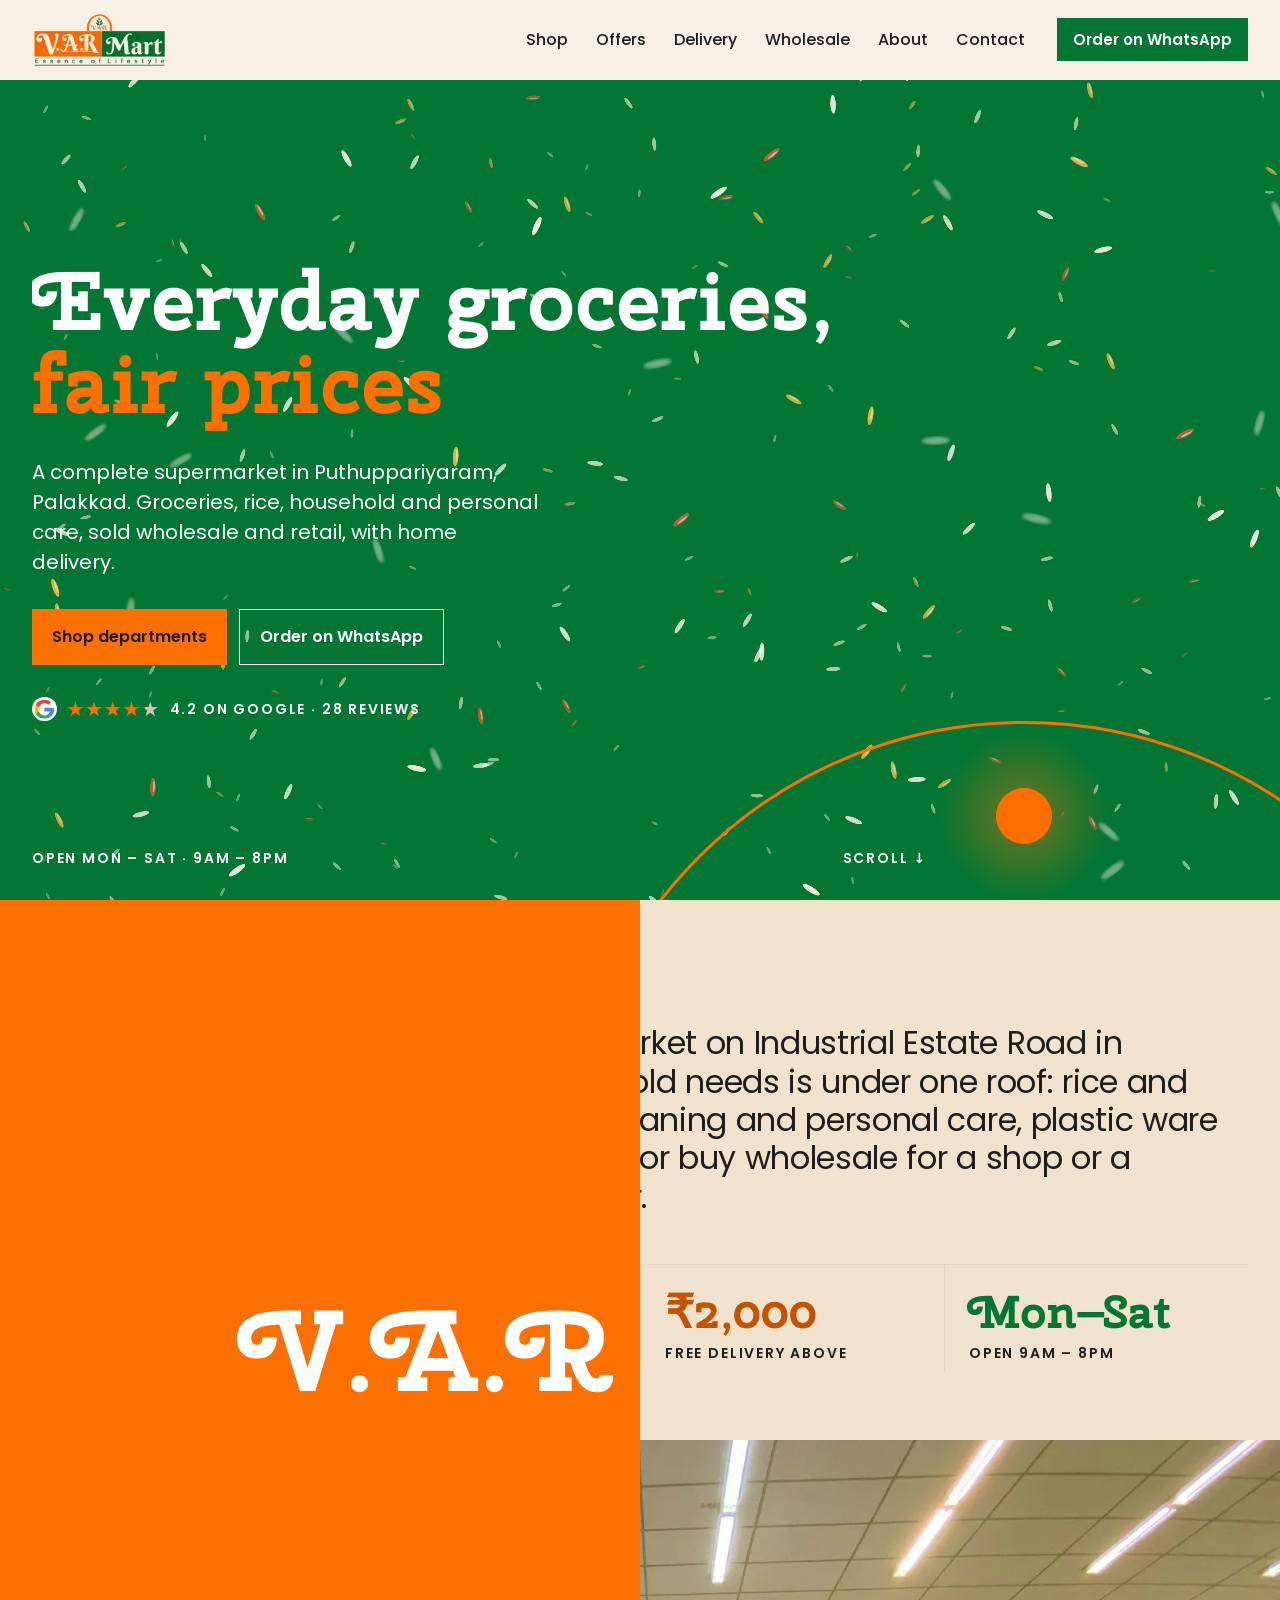
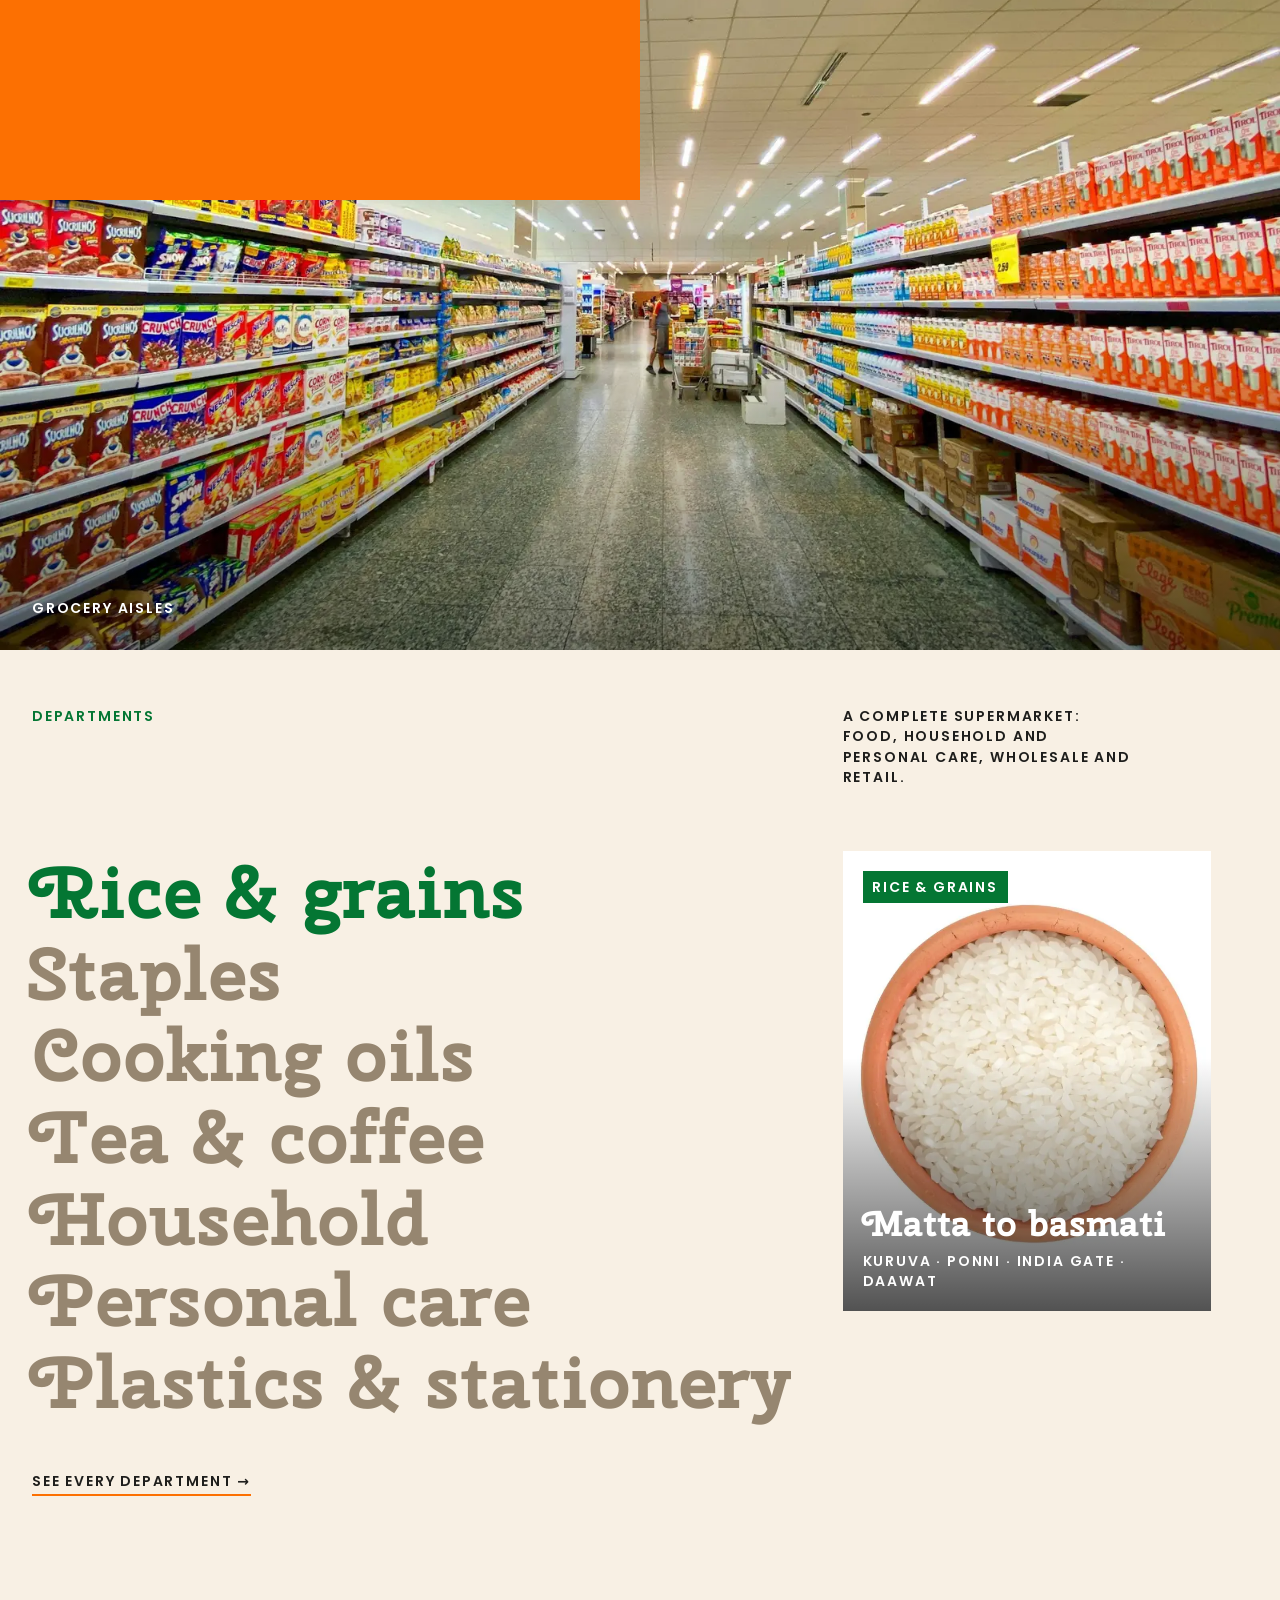
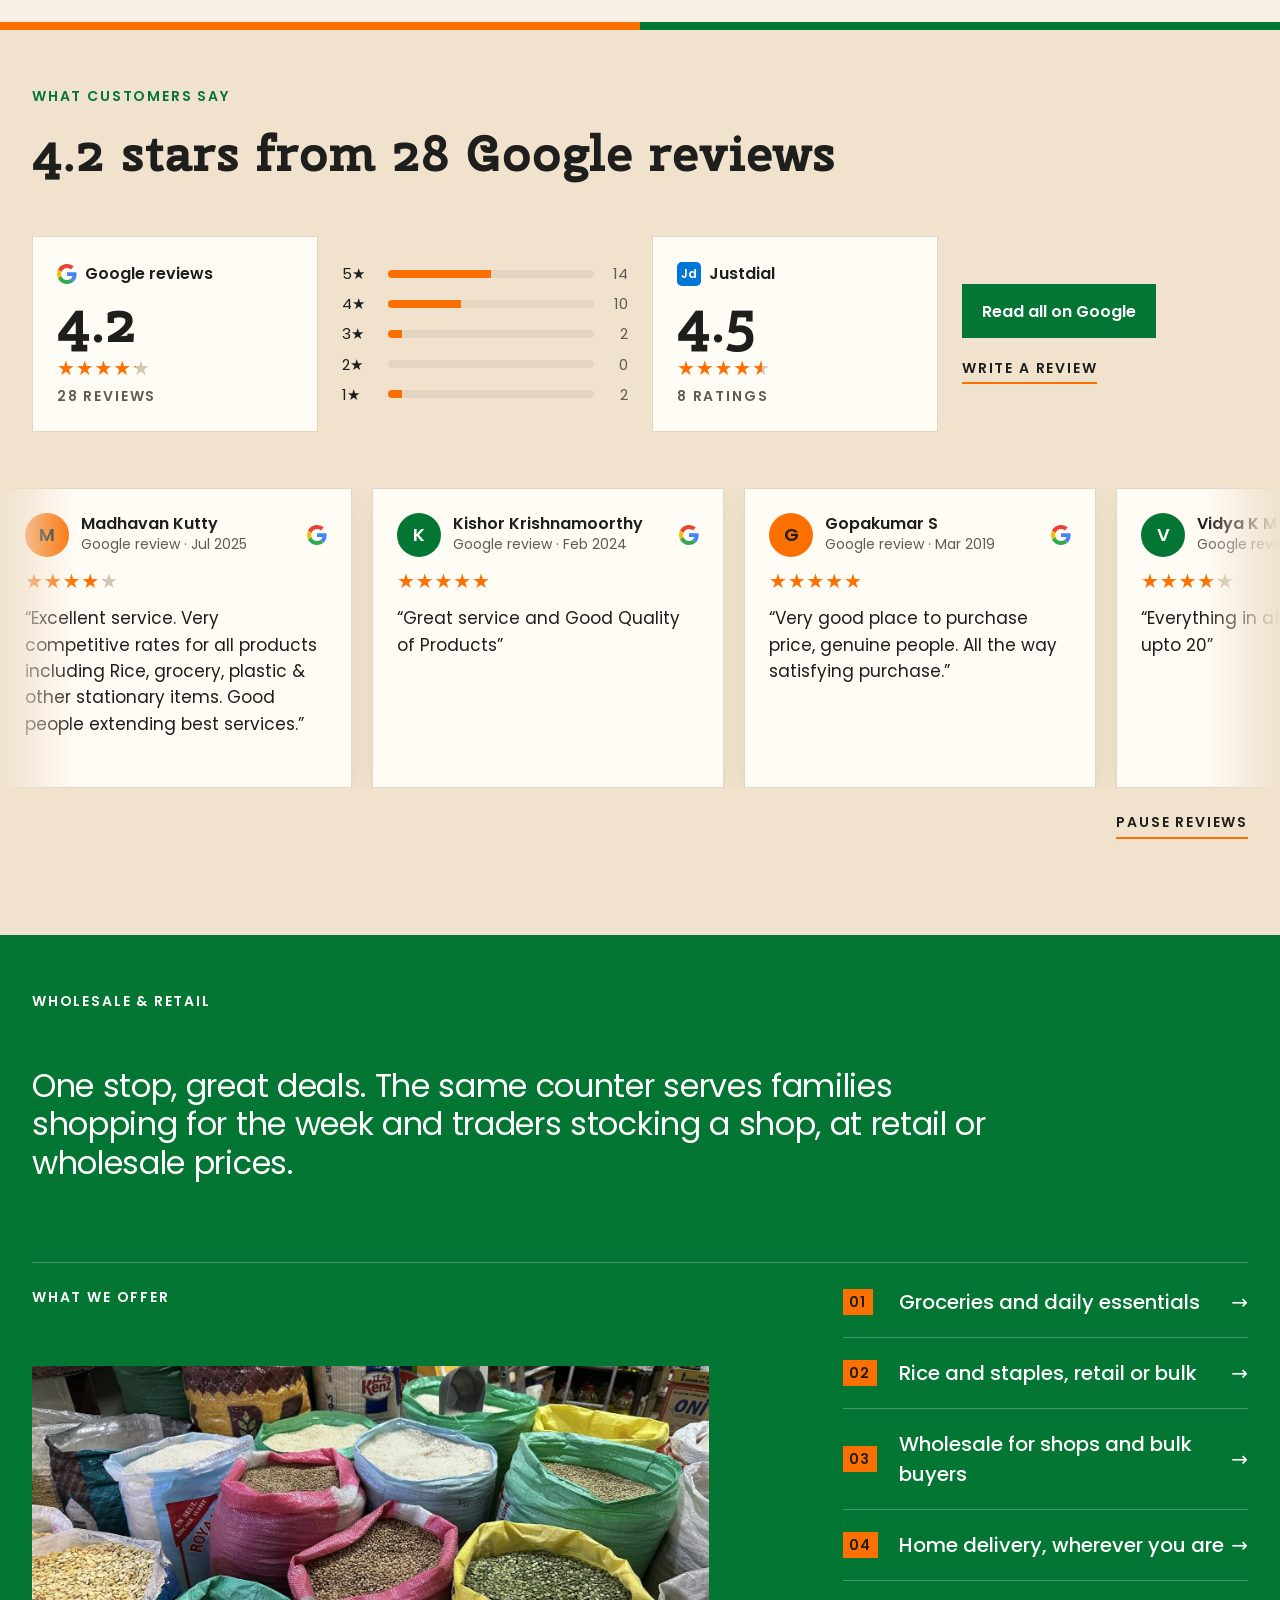
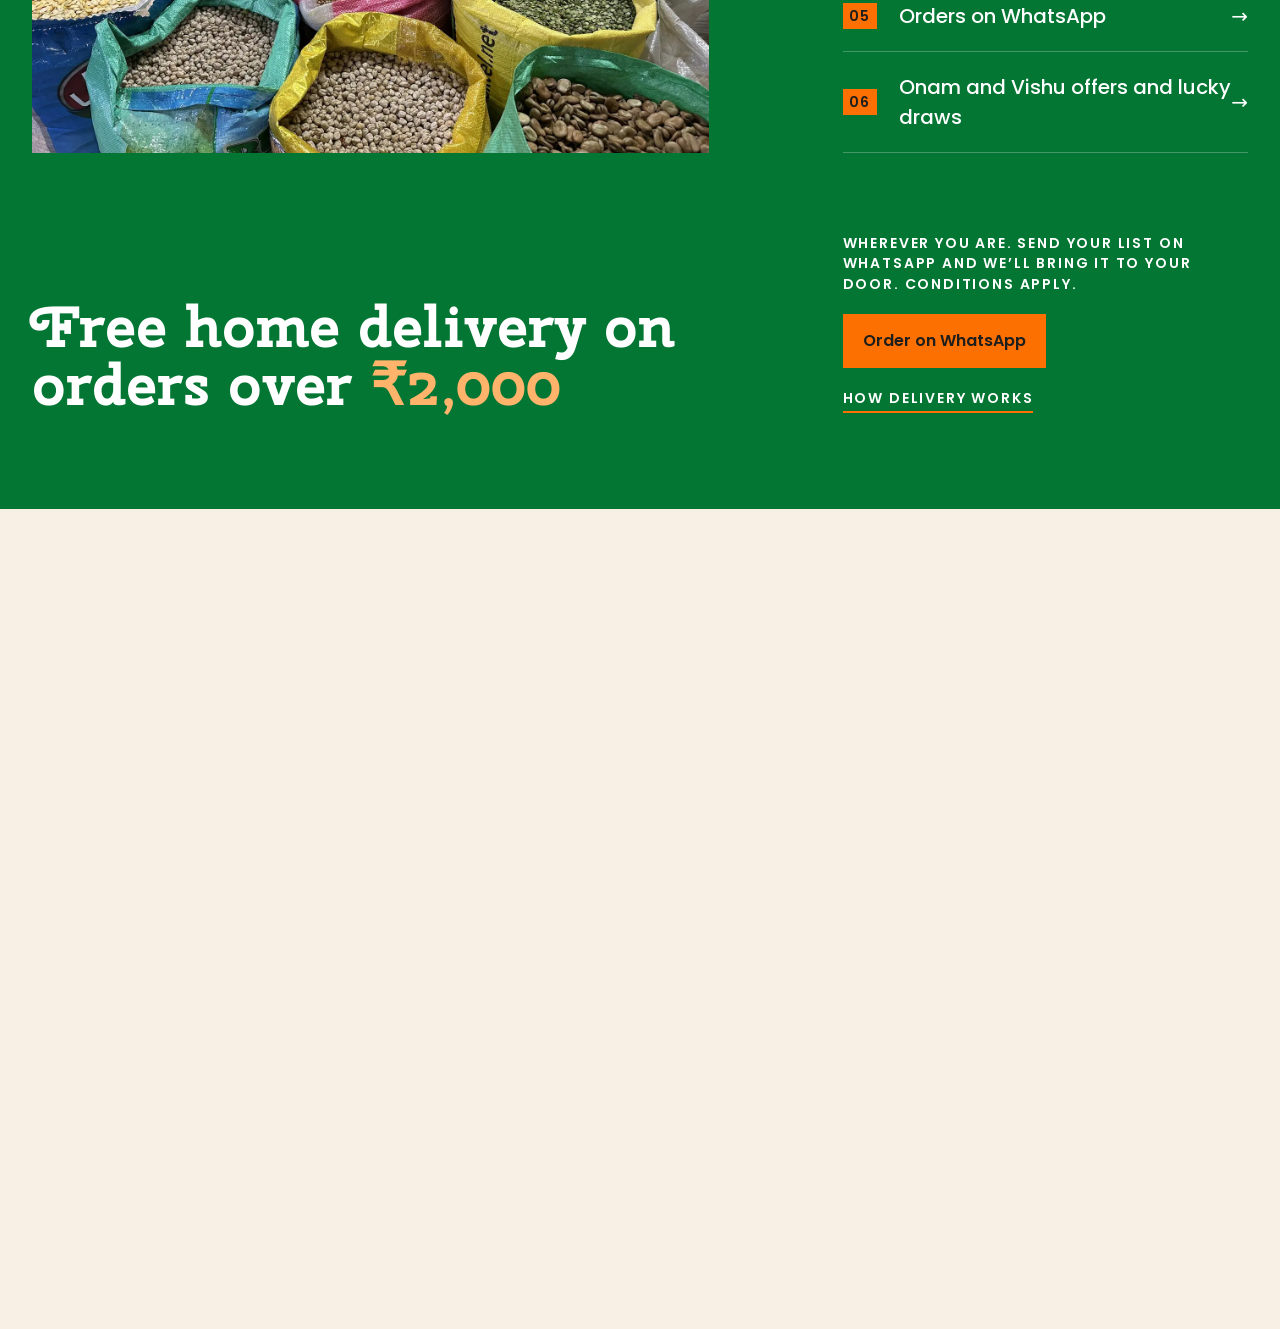
<file: index.html>
<!doctype html>
<html lang="en">
<head>
  <meta charset="utf-8">
  <meta name="viewport" content="width=device-width, initial-scale=1">
  <title>V.A.R Mart · Supermarket in Puthuppariyaram, Palakkad</title>
  <meta name="description" content="V.A.R Mart is a wholesale and retail supermarket in Puthuppariyaram, Palakkad: groceries, rice, household and personal care, with home delivery.">
  <link rel="canonical" href="https://www.varmart.in/">
  <meta property="og:type" content="website">
  <meta property="og:site_name" content="V.A.R Mart">
  <meta property="og:locale" content="en_IN">
  <meta property="og:url" content="https://www.varmart.in/">
  <meta property="og:title" content="V.A.R Mart · Supermarket in Puthuppariyaram, Palakkad">
  <meta property="og:description" content="V.A.R Mart is a wholesale and retail supermarket in Puthuppariyaram, Palakkad: groceries, rice, household and personal care, with home delivery.">
  <meta property="og:image" content="https://www.varmart.in/assets/og-image.jpg">
  <meta property="og:image:width" content="1200">
  <meta property="og:image:height" content="630">
  <meta property="og:image:alt" content="V.A.R Mart logo, Essence of Lifestyle">
  <meta name="twitter:card" content="summary_large_image">
  <meta name="theme-color" content="#047633">
  <link rel="icon" href="assets/favicon.png">
  <link rel="preload" href="assets/fonts/cherry-swash-700-latin.woff2" as="font" type="font/woff2" crossorigin>
  <link rel="preload" href="assets/fonts/poppins-400-latin.woff2" as="font" type="font/woff2" crossorigin>
  <link rel="preload" href="assets/fonts/poppins-600-latin.woff2" as="font" type="font/woff2" crossorigin>
  <script type="application/ld+json">
  {
    "@context": "https://schema.org",
    "@type": "GroceryStore",
    "@id": "https://www.varmart.in/#store",
    "name": "V.A.R Mart",
    "slogan": "Essence of Lifestyle",
    "description": "Wholesale and retail supermarket in Puthuppariyaram, Palakkad: groceries, rice, household and personal care, with home delivery and WhatsApp orders.",
    "url": "https://www.varmart.in/",
    "logo": "https://www.varmart.in/assets/logo.png",
    "image": "https://www.varmart.in/assets/og-image.jpg",
    "telephone": "+91 91887 55297",
    "email": "varmart2022@gmail.com",
    "address": {
      "@type": "PostalAddress",
      "streetAddress": "Industrial Estate Road, Puthuppariyaram",
      "addressLocality": "Palakkad",
      "addressRegion": "Kerala",
      "postalCode": "678731",
      "addressCountry": "IN"
    },
    "geo": {
      "@type": "GeoCoordinates",
      "latitude": 10.8058604,
      "longitude": 76.6263506
    },
    "hasMap": "https://www.google.com/maps/place/?q=place_id:ChIJe_MXYcRxqDsRF4IPtjK3dOM",
    "openingHoursSpecification": [
      {
        "@type": "OpeningHoursSpecification",
        "dayOfWeek": [
          "Monday",
          "Tuesday",
          "Wednesday",
          "Thursday",
          "Friday",
          "Saturday"
        ],
        "opens": "09:00",
        "closes": "20:00"
      }
    ],
    "sameAs": [
      "https://www.instagram.com/v.a.r_mart/",
      "https://www.youtube.com/@VAR_MART",
      "https://www.justdial.com/Palakkad/VAR-Mart-Puduppariyaram/9999PX491-X491-140418223919-F4J2_BZDET"
    ]
  }
  </script>
  <link rel="stylesheet" href="css/styles.css?v=20261030">
  <script src="js/vendor/gsap-3.13.0.min.js" defer></script>
  <script src="js/vendor/ScrollTrigger-3.13.0.min.js" defer></script>
  <script src="js/vendor/SplitText-3.13.0.min.js" defer></script>
  <script src="js/vendor/lenis-1.1.20.min.js" defer></script>
  <script src="js/reviews.js?v=20261030" defer></script>
  <script src="js/main.js?v=20261030b" defer></script>
</head>
<body>
  <div class="cover" aria-hidden="true"><div class="cover__half cover__half--orange">V.A.R</div><div class="cover__half cover__half--green">Mart</div></div>
  <noscript><style>.cover, .intro, .slider__next { display: none; } .slide.is-active { background: url('assets/img/store/slide-aisles.webp') center / cover no-repeat; } .services__photo { background: url('assets/img/store/wholesale-sacks.webp') center / cover no-repeat; }</style></noscript>

  <!-- Intro loader -->
  <div class="intro" aria-hidden="true">
    <img class="intro__logo" src="assets/logo.webp" alt="" width="800" height="331">
    <p class="label kicker">Your neighbourhood supermarket · Palakkad</p>
    <div class="stripe"></div>
  </div>

  <div class="cursor" aria-hidden="true">
    <div class="cursor__thumb"></div>
    <span class="cursor__tag label">Next</span>
  </div>

  <header class="site-header">
    <a class="site-header__logo" href="index.html"><img src="assets/logo.webp" alt="V.A.R Mart, Essence of Lifestyle" width="800" height="331"></a>
    <nav class="main-nav" aria-label="Main">
      <a href="shop.html">Shop</a>
      <a href="offers.html">Offers</a>
      <a href="delivery.html">Delivery</a>
      <a href="wholesale.html">Wholesale</a>
      <a href="about.html">About</a>
      <a href="contact.html">Contact</a>
    </nav>
    <a class="btn btn--green" href="https://wa.me/919496534297" target="_blank" rel="noopener">Order on WhatsApp</a>
    <button class="burger" aria-label="Open menu" aria-expanded="false" aria-controls="menu"><span></span><span></span></button>
  </header>

  <div class="menu" id="menu" aria-hidden="true" inert>
    <ul class="menu__links">
      <li><a href="index.html">Home</a></li>
      <li><a href="shop.html">Shop</a></li>
      <li><a href="offers.html">Offers</a></li>
      <li><a href="delivery.html">Delivery</a></li>
      <li><a href="wholesale.html">Wholesale</a></li>
      <li><a href="about.html">About</a></li>
      <li><a href="contact.html">Contact</a></li>
    </ul>
    <div class="menu__foot grid">
      <p class="label span-3">Mon – Sat · 9am – 8pm</p>
      <p class="label col-9"><a href="tel:+919188755297">Call 91887 55297</a><br><a href="https://wa.me/919496534297" target="_blank" rel="noopener">WhatsApp 94965 34297</a></p>
    </div>
  </div>

  <main>
    <section class="hero" id="top">
      <div class="hero__media" aria-hidden="true">
        <canvas class="grains"></canvas>
        <div class="hero__arc"><div class="hero__sun"></div></div>
      </div>
      <div class="hero__content grid">
        <h1 class="hero__title">Everyday groceries, <br><em>fair prices</em></h1>
        <p class="hero__blurb">A complete supermarket in Puthuppariyaram, Palakkad. Groceries, rice, household and personal care, sold wholesale and retail, with home delivery.</p>
        <div class="hero__cta">
          <a class="btn btn--orange" href="shop.html">Shop departments</a>
          <a class="btn btn--ghost" href="https://wa.me/919496534297" target="_blank" rel="noopener">Order on WhatsApp</a>
        </div>
        <a class="hero__rating label" href="#reviews"><svg class="g-logo" viewBox="0 0 48 48" aria-hidden="true"><path fill="#EA4335" d="M24 9.5c3.54 0 6.71 1.22 9.21 3.6l6.85-6.85C35.9 2.38 30.47 0 24 0 14.62 0 6.51 5.38 2.56 13.22l7.98 6.19C12.43 13.72 17.74 9.5 24 9.5z"/><path fill="#4285F4" d="M46.98 24.55c0-1.57-.15-3.09-.38-4.55H24v9.02h12.94c-.58 2.96-2.26 5.48-4.78 7.18l7.73 6c4.51-4.18 7.09-10.36 7.09-17.65z"/><path fill="#FBBC05" d="M10.53 28.59c-.48-1.45-.76-2.99-.76-4.59s.27-3.14.76-4.59l-7.98-6.19C.92 16.46 0 20.12 0 24c0 3.88.92 7.54 2.56 10.78l7.97-6.19z"/><path fill="#34A853" d="M24 48c6.48 0 11.93-2.13 15.89-5.81l-7.73-6c-2.15 1.45-4.92 2.3-8.16 2.3-6.26 0-11.57-4.22-13.47-9.91l-7.98 6.19C6.51 42.62 14.62 48 24 48z"/></svg><span class="stars" style="--r: 4.2" aria-hidden="true">★★★★★</span>4.2 on Google · 28 reviews</a>
      </div>
      <div class="hero__foot grid">
        <span class="label span-3">Open Mon – Sat · 9am – 8pm</span>
        <a class="label col-9" href="#story">Scroll ↓</a>
      </div>
    </section>

    <section class="statement" id="story">
      <p class="label kicker">Essence of lifestyle</p>
      <p class="large-body reveal-lines">V.A.R Mart is a neighbourhood supermarket on Industrial Estate Road in Puthuppariyaram. Everything a household needs is under one roof: rice and staples, cooking oils, tea and coffee, cleaning and personal care, plastic ware and stationery. Shop retail for the week or buy wholesale for a shop or a function, and we’ll deliver it to your door.</p>
      <ul class="facts">
        <li><a href="#reviews"><span class="facts__big">4.2★</span><span class="label">Google rating, 28 reviews</span></a></li>
        <li><a href="delivery.html"><span class="facts__big">Anywhere</span><span class="label">Home delivery, no distance limit</span></a></li>
        <li><a href="delivery.html"><span class="facts__big">₹2,000</span><span class="label">Free delivery above</span></a></li>
        <li><a href="contact.html"><span class="facts__big">Mon–Sat</span><span class="label">Open 9am – 8pm</span></a></li>
      </ul>
    </section>

    <section class="slider">
      <button class="slider__next" type="button" aria-label="Show next image"></button>
      <div class="slide is-active has-photo" style="--bg-lazy: url('../assets/img/store/slide-aisles.webp') center / cover no-repeat">
        <span class="slide__caption label">Grocery aisles</span>
      </div>
      <div class="slide has-photo" style="--bg-lazy: url('../assets/img/store/slide-rice.webp') center / cover no-repeat">
        <span class="slide__caption label">Rice &amp; grains</span>
      </div>
      <div class="slide has-photo" style="--bg-lazy: url('../assets/img/store/slide-household.webp') center / cover no-repeat">
        <span class="slide__caption label">Household &amp; cleaning</span>
      </div>
      <div class="slide has-photo" style="--bg-lazy: url('../assets/img/store/slide-onam.webp') center / cover no-repeat">
        <span class="slide__caption label">Festival offers</span>
      </div>
    </section>

    <section class="depts" id="departments">
      <div class="grid depts__head">
        <h2 class="label kicker span-3">Departments</h2>
        <p class="label col-9">A complete supermarket: food, household and personal care, wholesale and retail.</p>
      </div>
      <div class="grid depts__body">
        <ul class="depts__list">
          <li style="--img-lazy: url('../assets/img/store/dept-rice-200.webp')"><a href="shop.html#rice">Rice &amp; grains</a></li>
          <li style="--img-lazy: url('../assets/img/store/dept-staples-200.webp')"><a href="shop.html#staples">Staples</a></li>
          <li style="--img-lazy: url('../assets/img/store/dept-oils-200.webp')"><a href="shop.html#oils">Cooking oils</a></li>
          <li style="--img-lazy: url('../assets/img/store/dept-tea-200.webp')"><a href="shop.html#tea">Tea &amp; coffee</a></li>
          <li style="--img-lazy: url('../assets/img/store/dept-household-200.webp')"><a href="shop.html#household">Household</a></li>
          <li style="--img-lazy: url('../assets/img/store/dept-personal-200.webp')"><a href="shop.html#personal">Personal care</a></li>
          <li style="--img-lazy: url('../assets/img/store/dept-plastics-200.webp')"><a href="shop.html#plastics">Plastics &amp; stationery</a></li>
        </ul>
        <div class="depts__col col-9">
          <div class="depts__media">
            <div class="depts__frame" style="--img-lazy: url('../assets/img/store/dept-rice.webp')"><span class="label">Rice &amp; grains</span><span class="depts__big">Matta to basmati</span><span class="label">Kuruva · Ponni · India Gate · Daawat</span></div>
            <div class="depts__frame" style="--img-lazy: url('../assets/img/store/dept-staples.webp')"><span class="label">Staples</span><span class="depts__big">Sugar, atta &amp; semiya</span><span class="label">Payasam and palada mixes too</span></div>
            <div class="depts__frame" style="--img-lazy: url('../assets/img/store/dept-oils.webp')"><span class="label">Cooking oils</span><span class="depts__big">Coconut to rice bran</span><span class="label">Swarnam coconut oil and more</span></div>
            <div class="depts__frame" style="--img-lazy: url('../assets/img/store/dept-tea.webp')"><span class="label">Tea &amp; coffee</span><span class="depts__big">Your morning cup</span><span class="label">AVT · Red Label · Bru · Lipton</span></div>
            <div class="depts__frame" style="--img-lazy: url('../assets/img/store/dept-household.webp')"><span class="label">Household</span><span class="depts__big">Clean and bright</span><span class="label">Ujala and the Jyothy Labs range</span></div>
            <div class="depts__frame" style="--img-lazy: url('../assets/img/store/dept-personal.webp')"><span class="label">Personal care</span><span class="depts__big">Soap to shampoo</span><span class="label">Whisper · soaps · shampoos</span></div>
            <div class="depts__frame" style="--img-lazy: url('../assets/img/store/dept-plastics.webp')"><span class="label">Plastics &amp; stationery</span><span class="depts__big">For home and school</span><span class="label">Plastic ware and stationery</span></div>
          </div>
        </div>
      </div>
      <div class="grid depts__more"><a class="label link-arrow" href="shop.html">See every department →</a></div>
    </section>

    <section class="reviews" id="reviews">
      <div class="grid reviews__head">
        <p class="label kicker span-3">What customers say</p>
        <h2 class="h2">4.2 stars from 28 Google reviews</h2>
      </div>
      <div class="js-reviews"></div>
    </section>

    <section class="services" id="services">
      <h2 class="label">Wholesale &amp; retail</h2>
      <p class="large-body reveal-lines">One stop, great deals. The same counter serves families shopping for the week and traders stocking a shop, at retail or wholesale prices.</p>
      <div class="grid services__wrap">
        <p class="label span-3">What we offer</p>
        <div class="services__photo" role="img" aria-label="Sacks of rice and grains" style="--bg-lazy: url('../assets/img/store/wholesale-sacks.webp') center / cover no-repeat"></div>
        <ol class="services__list col-9">
          <li><a href="shop.html"><span class="label num">01</span><span>Groceries and daily essentials</span><span aria-hidden="true">→</span></a></li>
          <li><a href="shop.html#rice"><span class="label num">02</span><span>Rice and staples, retail or bulk</span><span aria-hidden="true">→</span></a></li>
          <li><a href="wholesale.html"><span class="label num">03</span><span>Wholesale for shops and bulk buyers</span><span aria-hidden="true">→</span></a></li>
          <li><a href="delivery.html"><span class="label num">04</span><span>Home delivery, wherever you are</span><span aria-hidden="true">→</span></a></li>
          <li><a href="delivery.html#how"><span class="label num">05</span><span>Orders on WhatsApp</span><span aria-hidden="true">→</span></a></li>
          <li><a href="offers.html"><span class="label num">06</span><span>Onam and Vishu offers and lucky draws</span><span aria-hidden="true">→</span></a></li>
        </ol>
      </div>
      <div class="grid delivery">
        <p class="delivery__big">Free home delivery on orders over <em>₹2,000</em></p>
        <div class="delivery__side col-9">
          <p class="label">Wherever you are. Send your list on WhatsApp and we’ll bring it to your door. Conditions apply.</p>
          <a class="btn btn--orange" href="https://wa.me/919496534297" target="_blank" rel="noopener">Order on WhatsApp</a>
          <a class="label link-arrow" href="delivery.html">How delivery works</a>
        </div>
      </div>
    </section>
  </main>

  <footer class="footer grid">
    <p class="label type muted f-meta">Wholesale and retail supermarket<br>Puthuppariyaram, Palakkad, Kerala<br>© <span class="year">2026</span> V.A.R Mart</p>
    <div class="col-9 f-nav">
      <nav class="nav-list" aria-label="Footer">
        <a class="label type" href="shop.html">Shop</a>
        <a class="label type" href="offers.html">Offers</a>
        <a class="label type" href="delivery.html">Delivery</a>
        <a class="label type" href="wholesale.html">Wholesale</a>
        <a class="label type" href="about.html">About</a>
        <a class="label type" href="contact.html">Contact</a>
      </nav>
      <a class="f-order label" href="https://wa.me/919496534297" target="_blank" rel="noopener"><span>Order on WhatsApp</span><span aria-hidden="true">→</span></a>
    </div>
    <div class="f-map">
      <div class="f-mark">
        <img src="assets/logo.webp" alt="" width="800" height="331">
        <p class="label f-map__links"><a href="https://www.google.com/maps/search/?api=1&amp;query=10.8058604%2C76.6263506" target="_blank" rel="noopener">Get directions →</a><a href="https://search.google.com/local/reviews?placeid=ChIJe_MXYcRxqDsRF4IPtjK3dOM" target="_blank" rel="noopener"><span class="stars" style="--r: 4.2" aria-hidden="true">★★★★★</span>4.2 on Google</a></p>
      </div>
      <iframe title="Map showing V.A.R Mart in Puthuppariyaram, Palakkad" data-src="https://www.google.com/maps?q=10.8058604,76.6263506&amp;z=15&amp;output=embed" loading="lazy" referrerpolicy="strict-origin-when-cross-origin"></iframe>
    </div>
    <div class="col-9 f-contact">
      <p class="label kicker type">Call</p>
      <p class="label type"><a href="tel:+919188755297">91887 55297</a><br><a href="tel:+919496534297">94965 34297</a><br><a href="tel:+919847024297">98470 24297</a></p>
      <p class="label kicker type">Open</p>
      <p class="label type">Mon – Sat, 9am – 8pm<br><a href="mailto:varmart2022@gmail.com">varmart2022@gmail.com</a></p>
      <p class="label kicker type">Visit</p>
      <p class="label type">Industrial Estate Road,<br>Puthuppariyaram,<br>Palakkad, Kerala 678731</p>
    </div>
    <a class="label type span-3 f-handle" href="https://www.instagram.com/v.a.r_mart/" target="_blank" rel="noopener">Instagram @v.a.r_mart</a>
    <a class="label type muted col-4 f-yt" href="https://www.youtube.com/@VAR_MART" target="_blank" rel="noopener">YouTube</a>
  </footer>

</body>
</html>
</file>
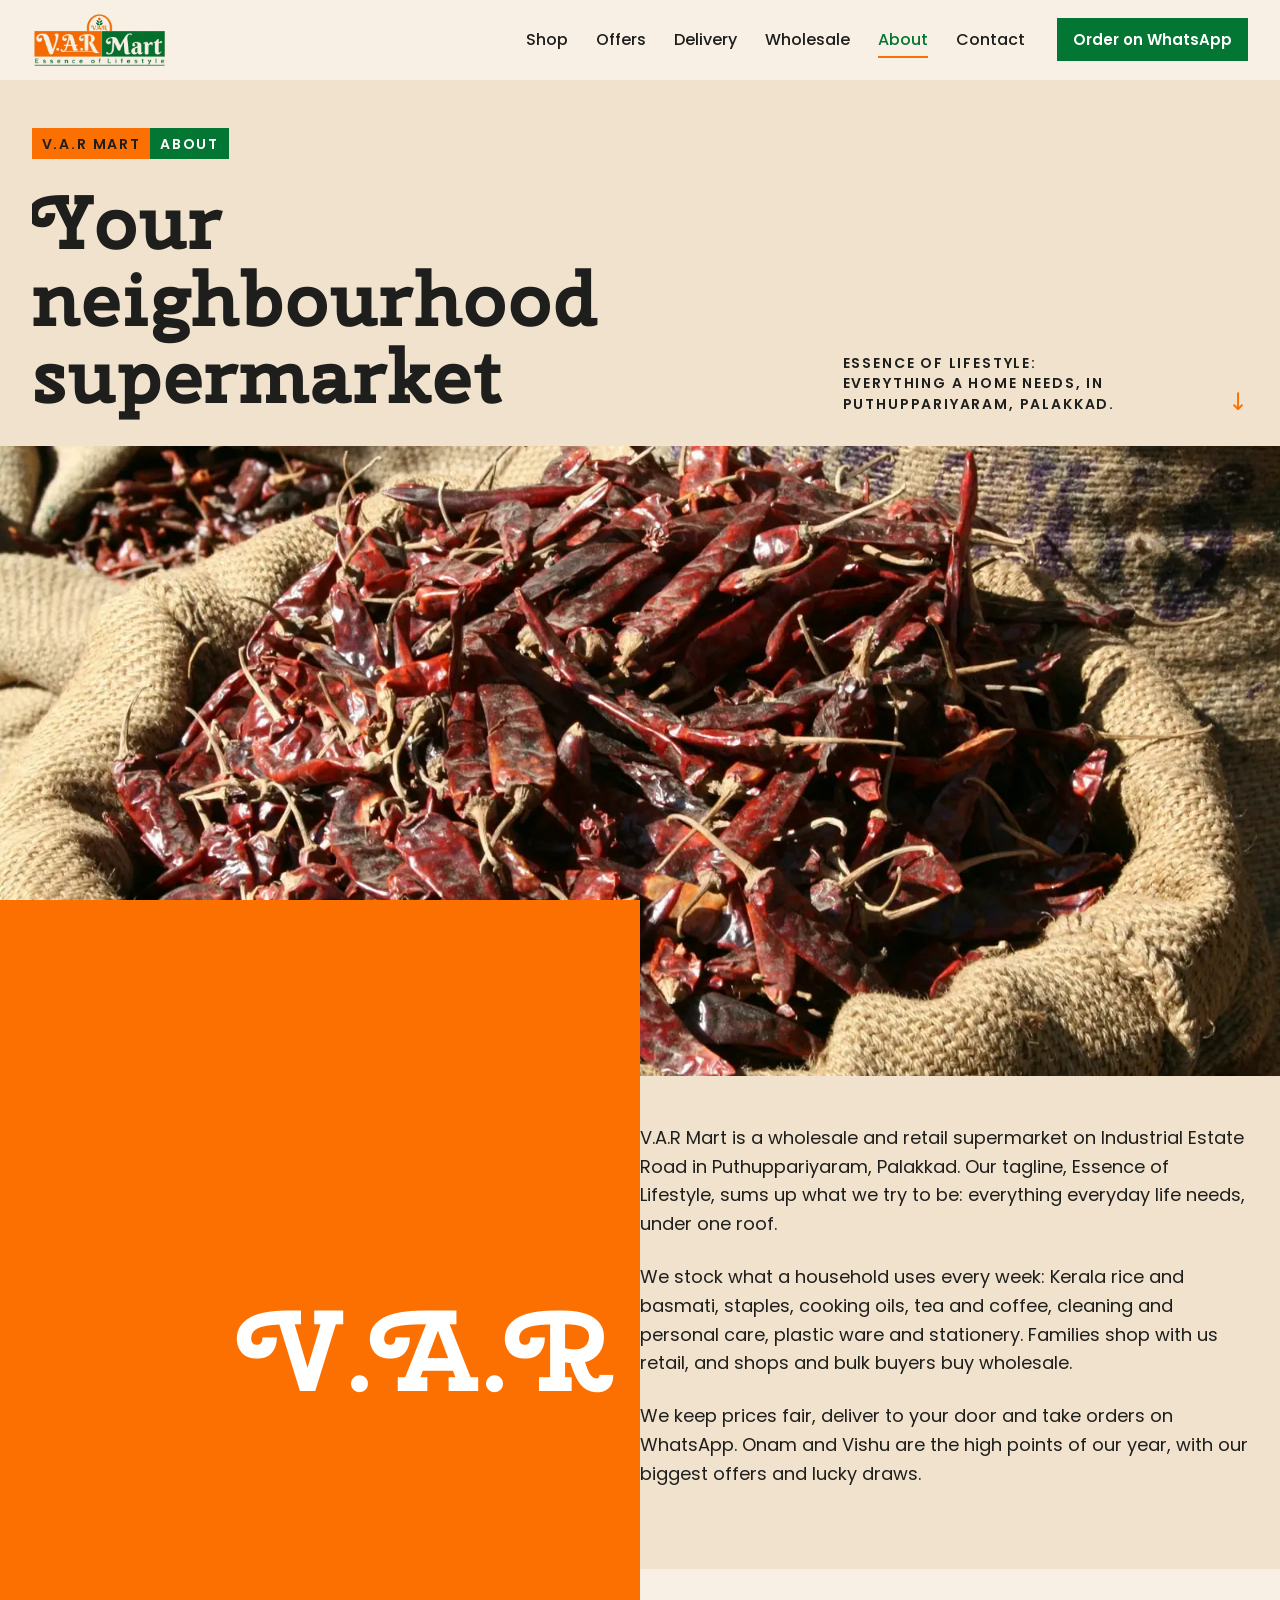
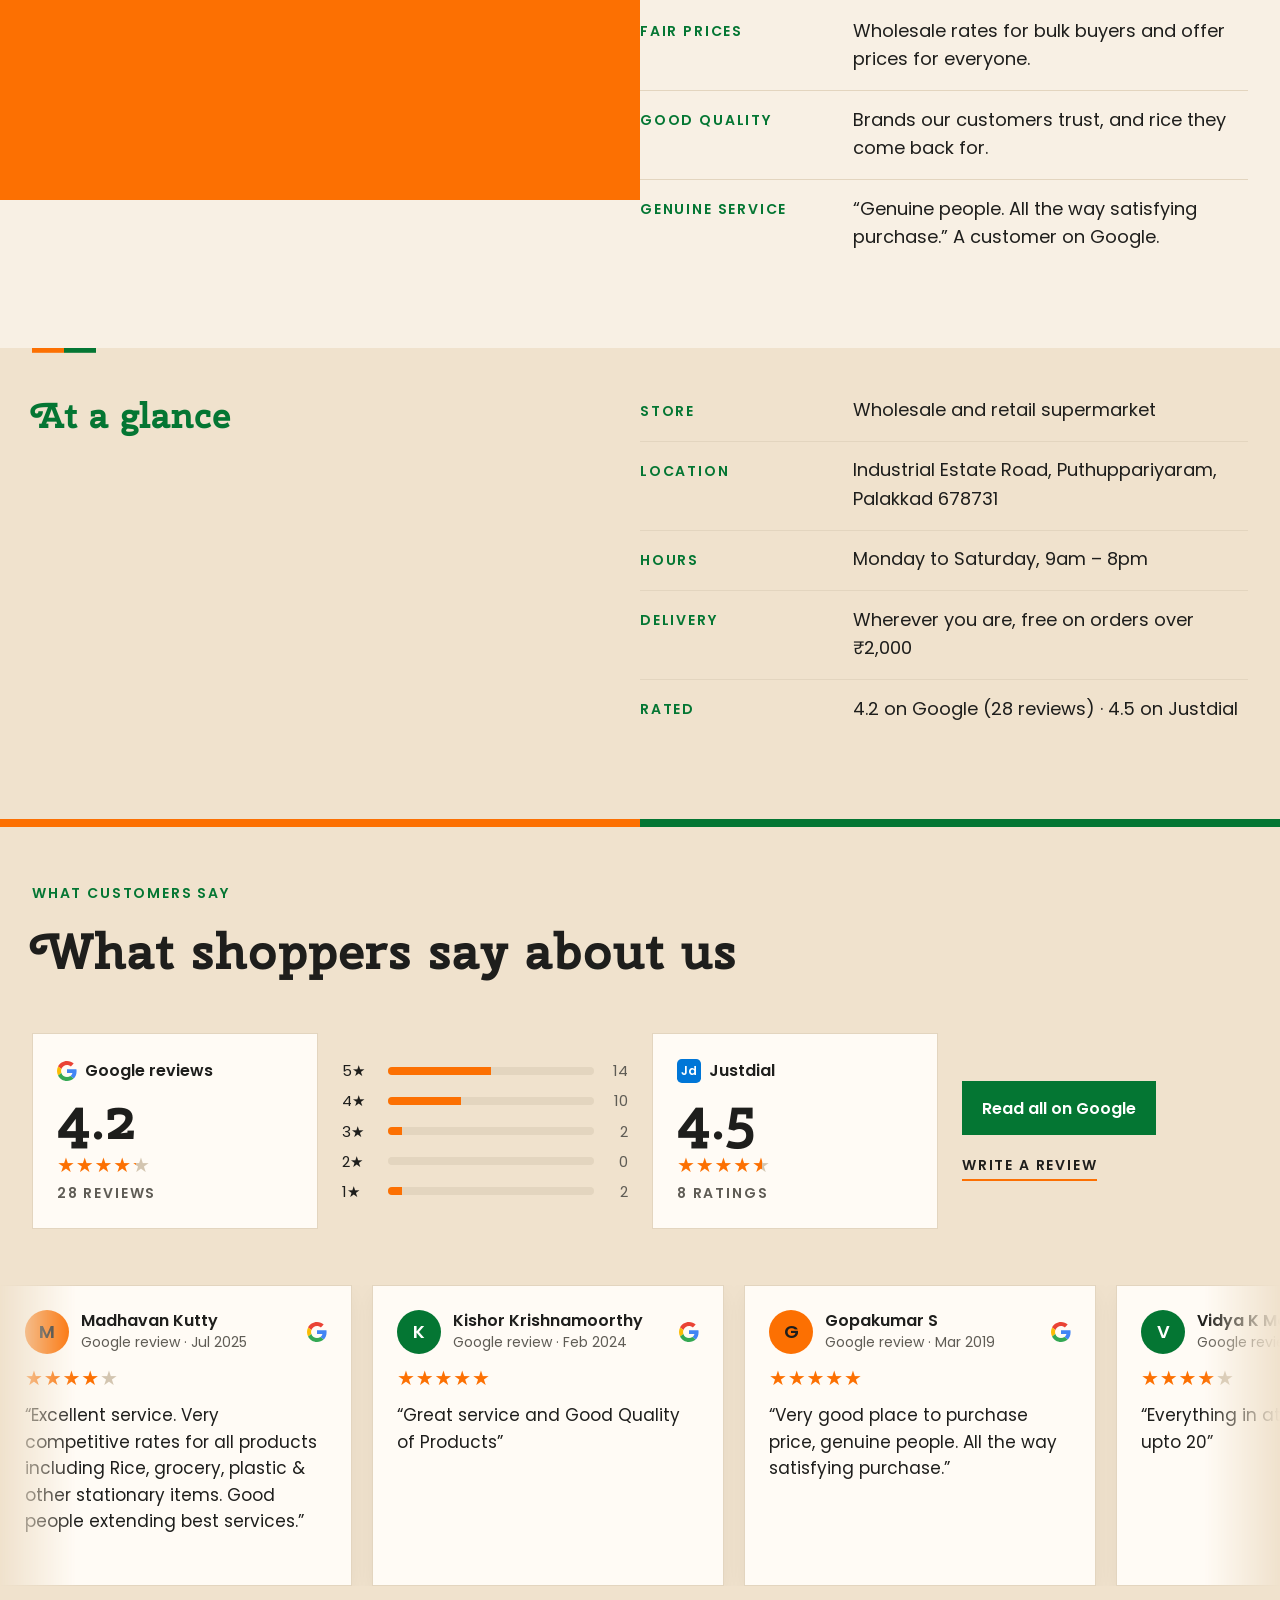
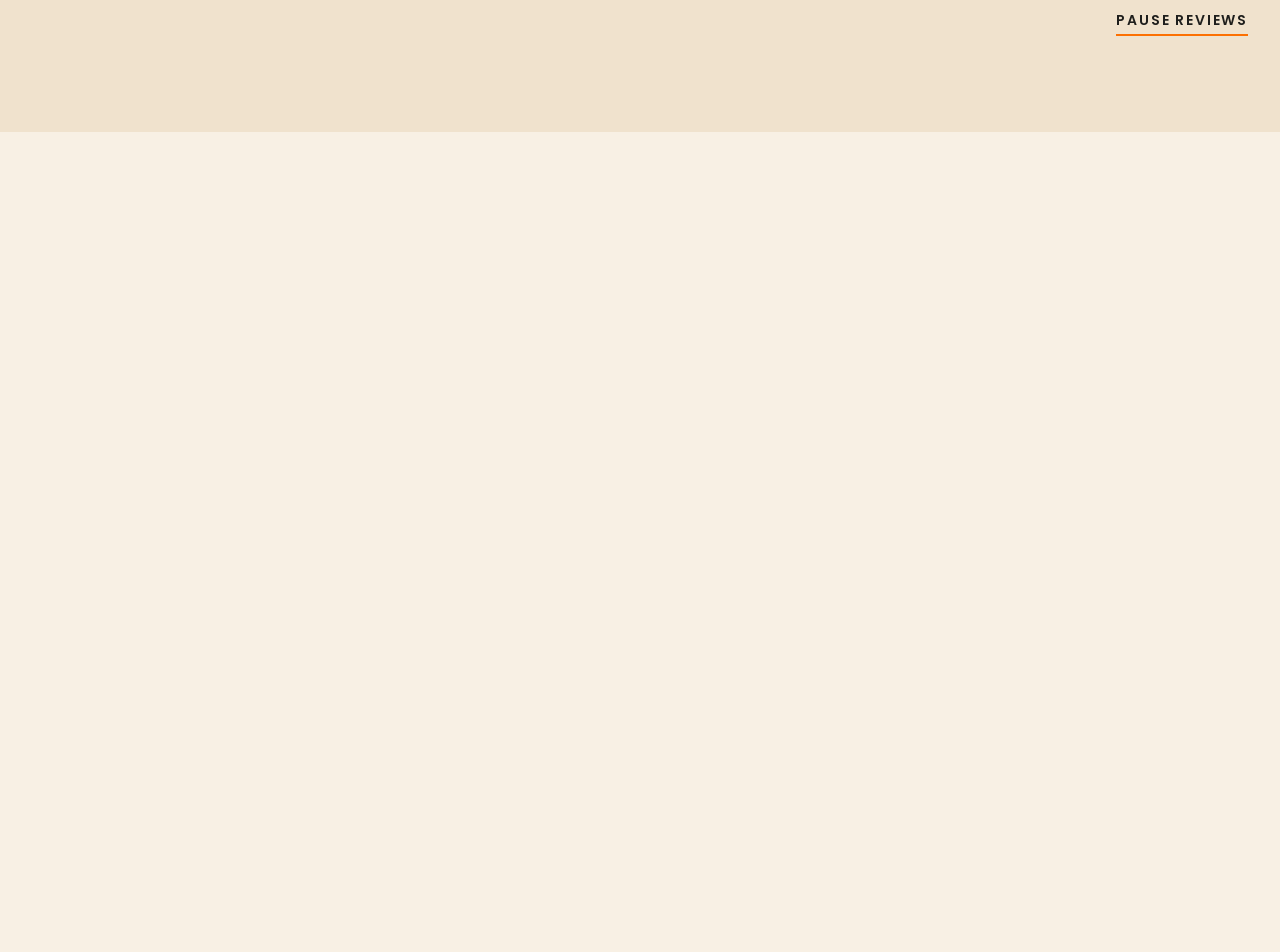
<file: about.html>
<!doctype html>
<html lang="en">
<head>
  <meta charset="utf-8">
  <meta name="viewport" content="width=device-width, initial-scale=1">
  <title>About V.A.R Mart · Wholesale and Retail Supermarket, Palakkad</title>
  <meta name="description" content="About V.A.R Mart, a wholesale and retail supermarket in Puthuppariyaram, Palakkad. Essence of Lifestyle.">
  <link rel="canonical" href="https://www.varmart.in/about.html">
  <meta property="og:type" content="website">
  <meta property="og:site_name" content="V.A.R Mart">
  <meta property="og:locale" content="en_IN">
  <meta property="og:url" content="https://www.varmart.in/about.html">
  <meta property="og:title" content="About V.A.R Mart · Wholesale and Retail Supermarket, Palakkad">
  <meta property="og:description" content="About V.A.R Mart, a wholesale and retail supermarket in Puthuppariyaram, Palakkad. Essence of Lifestyle.">
  <meta property="og:image" content="https://www.varmart.in/assets/og-image.jpg">
  <meta property="og:image:width" content="1200">
  <meta property="og:image:height" content="630">
  <meta property="og:image:alt" content="V.A.R Mart logo, Essence of Lifestyle">
  <meta name="twitter:card" content="summary_large_image">
  <meta name="theme-color" content="#047633">
  <link rel="icon" href="assets/favicon.png">
  <link rel="preload" href="assets/fonts/cherry-swash-700-latin.woff2" as="font" type="font/woff2" crossorigin>
  <link rel="preload" href="assets/fonts/poppins-400-latin.woff2" as="font" type="font/woff2" crossorigin>
  <link rel="preload" href="assets/fonts/poppins-600-latin.woff2" as="font" type="font/woff2" crossorigin>
  <link rel="preload" href="assets/img/store/about-chillies-960.webp" as="image" media="(max-width: 767px)" fetchpriority="high">
  <link rel="preload" href="assets/img/store/about-chillies.webp" as="image" media="(min-width: 768px)" fetchpriority="high">
  <link rel="stylesheet" href="css/styles.css?v=20261030">
  <script src="js/vendor/gsap-3.13.0.min.js" defer></script>
  <script src="js/vendor/ScrollTrigger-3.13.0.min.js" defer></script>
  <script src="js/vendor/SplitText-3.13.0.min.js" defer></script>
  <script src="js/vendor/lenis-1.1.20.min.js" defer></script>
  <script src="js/reviews.js?v=20261030" defer></script>
  <script src="js/main.js?v=20261030b" defer></script>
</head>
<body>
  <div class="cover" aria-hidden="true"><div class="cover__half cover__half--orange">V.A.R</div><div class="cover__half cover__half--green">Mart</div></div>
  <noscript><style>.cover { display: none; }</style></noscript>

  <header class="site-header">
    <a class="site-header__logo" href="index.html"><img src="assets/logo.webp" alt="V.A.R Mart, Essence of Lifestyle" width="800" height="331"></a>
    <nav class="main-nav" aria-label="Main">
      <a href="shop.html">Shop</a>
      <a href="offers.html">Offers</a>
      <a href="delivery.html">Delivery</a>
      <a href="wholesale.html">Wholesale</a>
      <a href="about.html" aria-current="page">About</a>
      <a href="contact.html">Contact</a>
    </nav>
    <a class="btn btn--green" href="https://wa.me/919496534297" target="_blank" rel="noopener">Order on WhatsApp</a>
    <button class="burger" aria-label="Open menu" aria-expanded="false" aria-controls="menu"><span></span><span></span></button>
  </header>

  <div class="menu" id="menu" aria-hidden="true" inert>
    <ul class="menu__links">
      <li><a href="index.html">Home</a></li>
      <li><a href="shop.html">Shop</a></li>
      <li><a href="offers.html">Offers</a></li>
      <li><a href="delivery.html">Delivery</a></li>
      <li><a href="wholesale.html">Wholesale</a></li>
      <li><a href="about.html">About</a></li>
      <li><a href="contact.html">Contact</a></li>
    </ul>
    <div class="menu__foot grid">
      <p class="label span-3">Mon – Sat · 9am – 8pm</p>
      <p class="label col-9"><a href="tel:+919188755297">Call 91887 55297</a><br><a href="https://wa.me/919496534297" target="_blank" rel="noopener">WhatsApp 94965 34297</a></p>
    </div>
  </div>

  <main>
    <section class="page-hero">
      <p class="pair label"><span>V.A.R Mart</span><span>About</span></p>
      <h1 class="page-hero__title">Your neighbourhood <br>supermarket</h1>
      <p class="label">Essence of lifestyle: everything a home needs, in Puthuppariyaram, Palakkad.</p>
      <span class="page-hero__arrow" aria-hidden="true">↓</span>
    </section>
    <section class="media has-photo" aria-hidden="true" style="--bg: url('../assets/img/store/about-chillies.webp') center / cover no-repeat; --bg-sm: url('../assets/img/store/about-chillies-960.webp') center / cover no-repeat">
      <div class="media__img"></div>
    </section>
    <section class="block grid block--plain">
      <h2 class="h2">Who we are</h2>
      <div class="right">
        <p class="text">V.A.R Mart is a wholesale and retail supermarket on Industrial Estate Road in Puthuppariyaram, Palakkad. Our tagline, Essence of Lifestyle, sums up what we try to be: everything everyday life needs, under one roof.</p>
        <p class="text">We stock what a household uses every week: Kerala rice and basmati, staples, cooking oils, tea and coffee, cleaning and personal care, plastic ware and stationery. Families shop with us retail, and shops and bulk buyers buy wholesale.</p>
        <p class="text">We keep prices fair, deliver to your door and take orders on WhatsApp. Onam and Vishu are the high points of our year, with our biggest offers and lucky draws.</p>
      </div>
    </section>

    <section class="block grid">
      <p class="label kicker">What we care about</p>
      <div class="right">
        <div class="rows">
          <div class="row"><p class="label">Fair prices</p><p class="text">Wholesale rates for bulk buyers and offer prices for everyone.</p></div>
          <div class="row"><p class="label">Good quality</p><p class="text">Brands our customers trust, and rice they come back for.</p></div>
          <div class="row"><p class="label">Genuine service</p><p class="text">“Genuine people. All the way satisfying purchase.” A customer on Google.</p></div>
        </div>
      </div>
    </section>

    <section class="block grid">
      <p class="label kicker">At a glance</p>
      <div class="right">
        <div class="rows">
          <div class="row"><p class="label">Store</p><p class="text">Wholesale and retail supermarket</p></div>
          <div class="row"><p class="label">Location</p><p class="text">Industrial Estate Road, Puthuppariyaram, Palakkad 678731</p></div>
          <div class="row"><p class="label">Hours</p><p class="text">Monday to Saturday, 9am – 8pm</p></div>
          <div class="row"><p class="label">Delivery</p><p class="text">Wherever you are, free on orders over ₹2,000</p></div>
          <div class="row"><p class="label">Rated</p><p class="text">4.2 on Google (28 reviews) · 4.5 on Justdial</p></div>
        </div>
      </div>
    </section>
    <section class="reviews" id="reviews">
      <div class="grid reviews__head">
        <p class="label kicker span-3">What customers say</p>
        <h2 class="h2">What shoppers say about us</h2>
      </div>
      <div class="js-reviews"></div>
    </section>
  </main>

  <footer class="footer grid">
    <p class="label type muted f-meta">Wholesale and retail supermarket<br>Puthuppariyaram, Palakkad, Kerala<br>© <span class="year">2026</span> V.A.R Mart</p>
    <div class="col-9 f-nav">
      <nav class="nav-list" aria-label="Footer">
        <a class="label type" href="shop.html">Shop</a>
        <a class="label type" href="offers.html">Offers</a>
        <a class="label type" href="delivery.html">Delivery</a>
        <a class="label type" href="wholesale.html">Wholesale</a>
        <a class="label type" href="about.html" aria-current="page">About</a>
        <a class="label type" href="contact.html">Contact</a>
      </nav>
      <a class="f-order label" href="https://wa.me/919496534297" target="_blank" rel="noopener"><span>Order on WhatsApp</span><span aria-hidden="true">→</span></a>
    </div>
    <div class="f-map">
      <div class="f-mark">
        <img src="assets/logo.webp" alt="" width="800" height="331">
        <p class="label f-map__links"><a href="https://www.google.com/maps/search/?api=1&amp;query=10.8058604%2C76.6263506" target="_blank" rel="noopener">Get directions →</a><a href="https://search.google.com/local/reviews?placeid=ChIJe_MXYcRxqDsRF4IPtjK3dOM" target="_blank" rel="noopener"><span class="stars" style="--r: 4.2" aria-hidden="true">★★★★★</span>4.2 on Google</a></p>
      </div>
      <iframe title="Map showing V.A.R Mart in Puthuppariyaram, Palakkad" data-src="https://www.google.com/maps?q=10.8058604,76.6263506&amp;z=15&amp;output=embed" loading="lazy" referrerpolicy="strict-origin-when-cross-origin"></iframe>
    </div>
    <div class="col-9 f-contact">
      <p class="label kicker type">Call</p>
      <p class="label type"><a href="tel:+919188755297">91887 55297</a><br><a href="tel:+919496534297">94965 34297</a><br><a href="tel:+919847024297">98470 24297</a></p>
      <p class="label kicker type">Open</p>
      <p class="label type">Mon – Sat, 9am – 8pm<br><a href="mailto:varmart2022@gmail.com">varmart2022@gmail.com</a></p>
      <p class="label kicker type">Visit</p>
      <p class="label type">Industrial Estate Road,<br>Puthuppariyaram,<br>Palakkad, Kerala 678731</p>
    </div>
    <a class="label type span-3 f-handle" href="https://www.instagram.com/v.a.r_mart/" target="_blank" rel="noopener">Instagram @v.a.r_mart</a>
    <a class="label type muted col-4 f-yt" href="https://www.youtube.com/@VAR_MART" target="_blank" rel="noopener">YouTube</a>
  </footer>

</body>
</html>
</file>
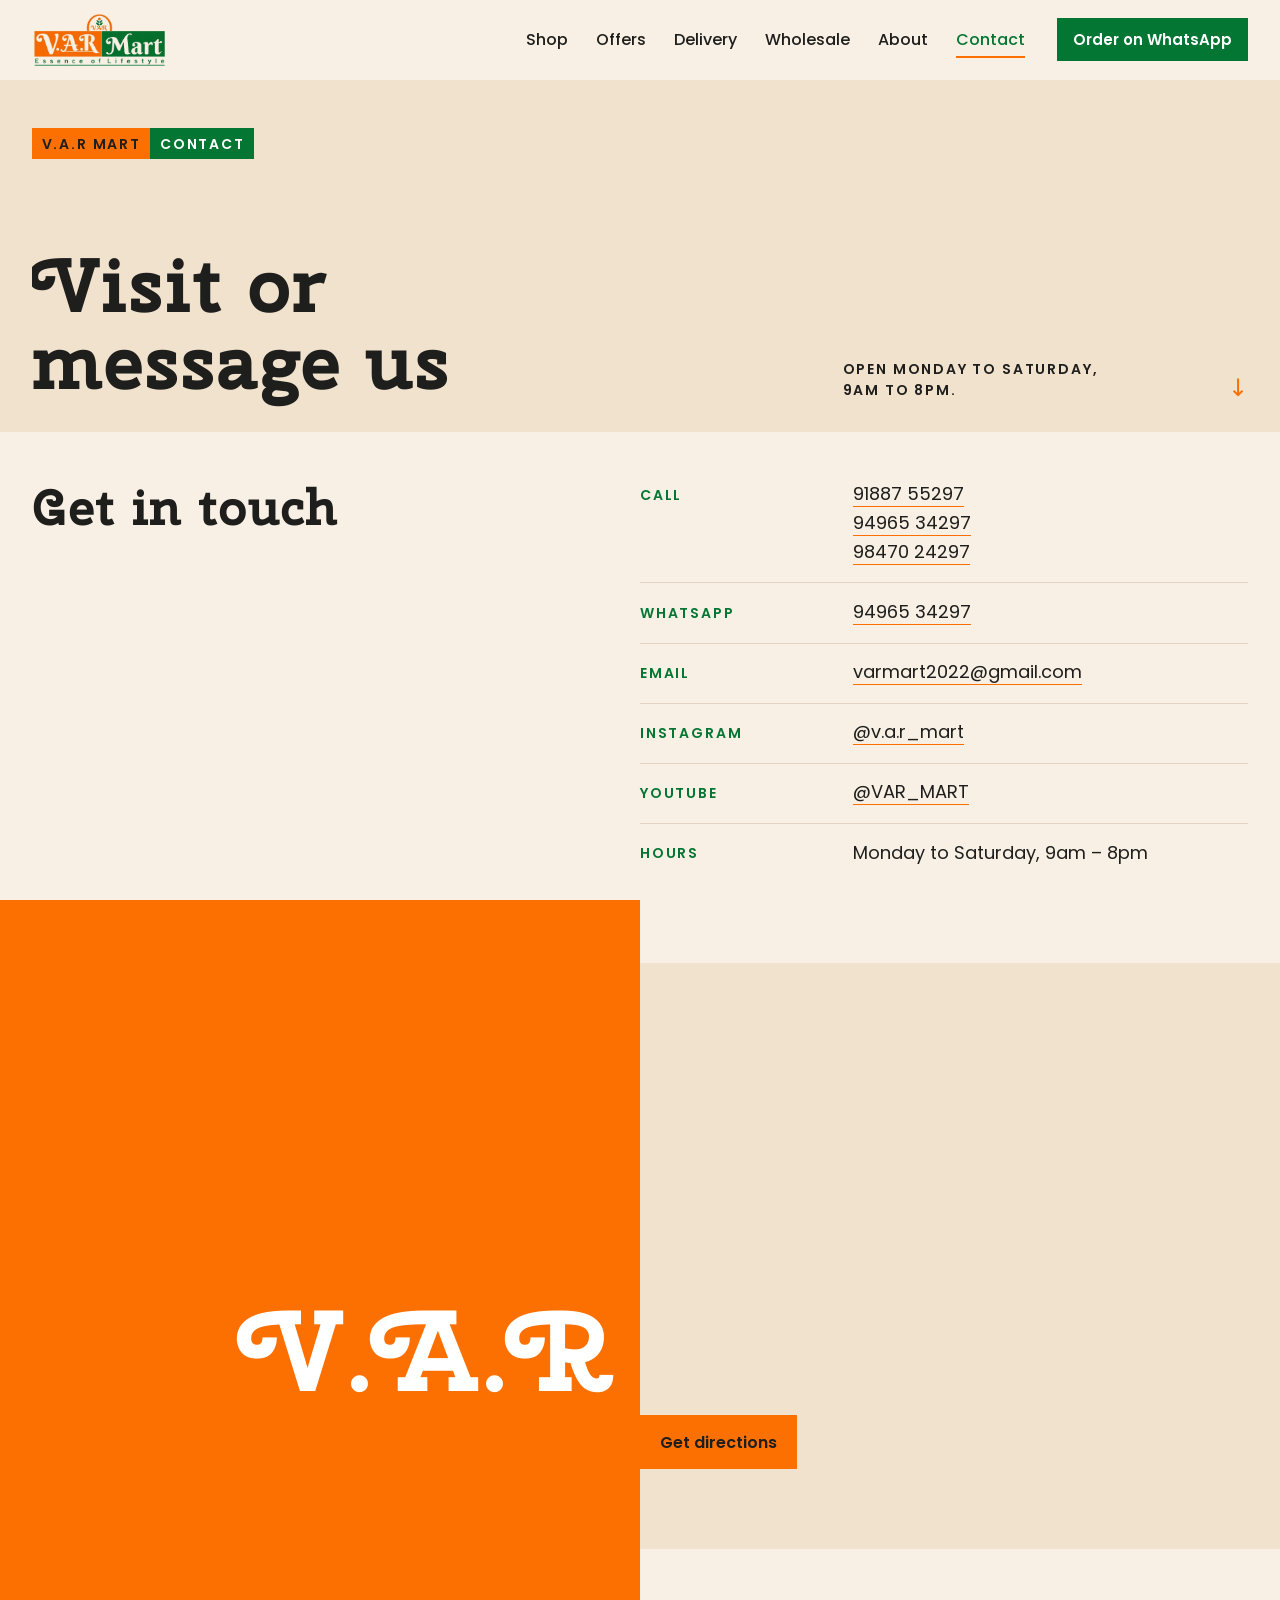
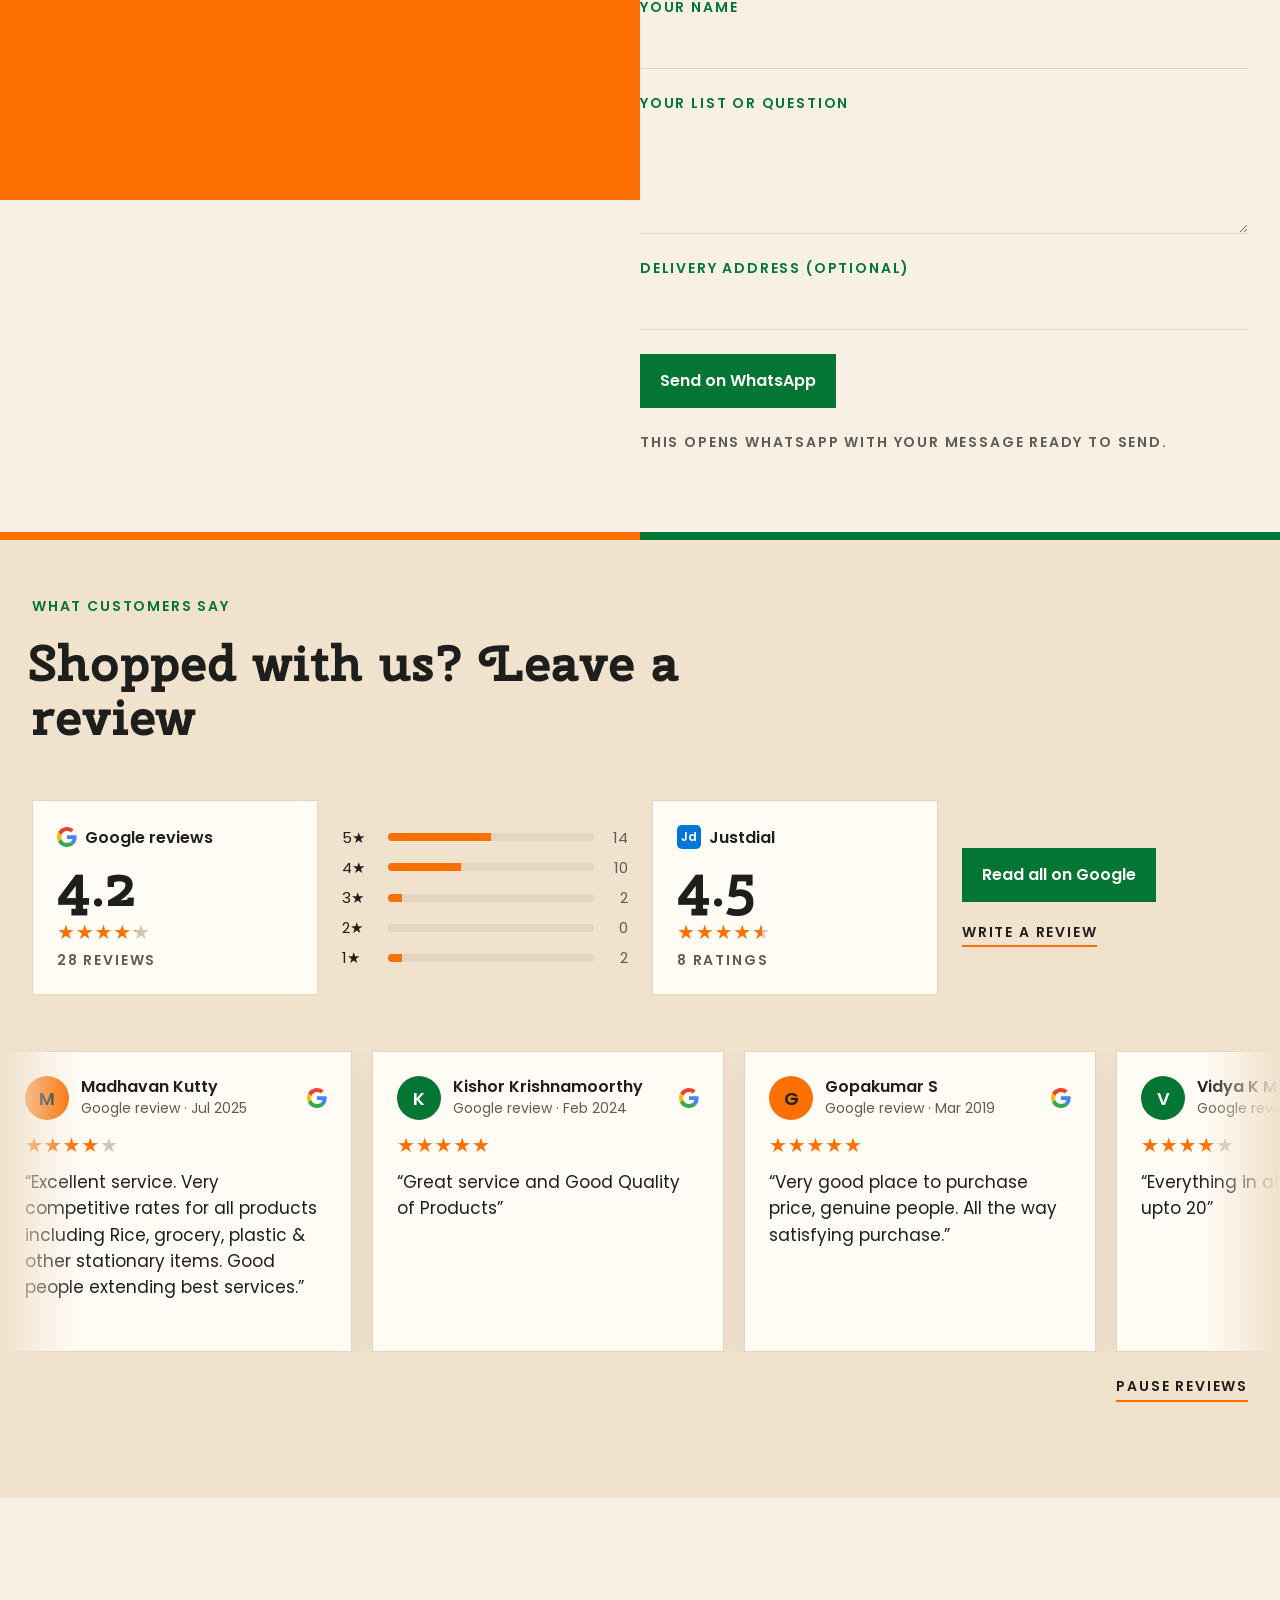
<file: contact.html>
<!doctype html>
<html lang="en">
<head>
  <meta charset="utf-8">
  <meta name="viewport" content="width=device-width, initial-scale=1">
  <title>Contact V.A.R Mart · Address, Phone and Hours, Palakkad</title>
  <meta name="description" content="Contact V.A.R Mart, Puthuppariyaram, Palakkad: phone, WhatsApp, email, opening hours and directions.">
  <link rel="canonical" href="https://www.varmart.in/contact.html">
  <meta property="og:type" content="website">
  <meta property="og:site_name" content="V.A.R Mart">
  <meta property="og:locale" content="en_IN">
  <meta property="og:url" content="https://www.varmart.in/contact.html">
  <meta property="og:title" content="Contact V.A.R Mart · Address, Phone and Hours, Palakkad">
  <meta property="og:description" content="Contact V.A.R Mart, Puthuppariyaram, Palakkad: phone, WhatsApp, email, opening hours and directions.">
  <meta property="og:image" content="https://www.varmart.in/assets/og-image.jpg">
  <meta property="og:image:width" content="1200">
  <meta property="og:image:height" content="630">
  <meta property="og:image:alt" content="V.A.R Mart logo, Essence of Lifestyle">
  <meta name="twitter:card" content="summary_large_image">
  <meta name="theme-color" content="#047633">
  <link rel="icon" href="assets/favicon.png">
  <link rel="preload" href="assets/fonts/cherry-swash-700-latin.woff2" as="font" type="font/woff2" crossorigin>
  <link rel="preload" href="assets/fonts/poppins-400-latin.woff2" as="font" type="font/woff2" crossorigin>
  <link rel="preload" href="assets/fonts/poppins-600-latin.woff2" as="font" type="font/woff2" crossorigin>
  <script type="application/ld+json">
  {
    "@context": "https://schema.org",
    "@type": "GroceryStore",
    "@id": "https://www.varmart.in/#store",
    "name": "V.A.R Mart",
    "slogan": "Essence of Lifestyle",
    "description": "Wholesale and retail supermarket in Puthuppariyaram, Palakkad: groceries, rice, household and personal care, with home delivery and WhatsApp orders.",
    "url": "https://www.varmart.in/",
    "logo": "https://www.varmart.in/assets/logo.png",
    "image": "https://www.varmart.in/assets/og-image.jpg",
    "telephone": "+91 91887 55297",
    "email": "varmart2022@gmail.com",
    "address": {
      "@type": "PostalAddress",
      "streetAddress": "Industrial Estate Road, Puthuppariyaram",
      "addressLocality": "Palakkad",
      "addressRegion": "Kerala",
      "postalCode": "678731",
      "addressCountry": "IN"
    },
    "geo": {
      "@type": "GeoCoordinates",
      "latitude": 10.8058604,
      "longitude": 76.6263506
    },
    "hasMap": "https://www.google.com/maps/place/?q=place_id:ChIJe_MXYcRxqDsRF4IPtjK3dOM",
    "openingHoursSpecification": [
      {
        "@type": "OpeningHoursSpecification",
        "dayOfWeek": [
          "Monday",
          "Tuesday",
          "Wednesday",
          "Thursday",
          "Friday",
          "Saturday"
        ],
        "opens": "09:00",
        "closes": "20:00"
      }
    ],
    "sameAs": [
      "https://www.instagram.com/v.a.r_mart/",
      "https://www.youtube.com/@VAR_MART",
      "https://www.justdial.com/Palakkad/VAR-Mart-Puduppariyaram/9999PX491-X491-140418223919-F4J2_BZDET"
    ]
  }
  </script>
  <link rel="stylesheet" href="css/styles.css?v=20261030">
  <script src="js/vendor/gsap-3.13.0.min.js" defer></script>
  <script src="js/vendor/ScrollTrigger-3.13.0.min.js" defer></script>
  <script src="js/vendor/SplitText-3.13.0.min.js" defer></script>
  <script src="js/vendor/lenis-1.1.20.min.js" defer></script>
  <script src="js/reviews.js?v=20261030" defer></script>
  <script src="js/main.js?v=20261030b" defer></script>
</head>
<body>
  <div class="cover" aria-hidden="true"><div class="cover__half cover__half--orange">V.A.R</div><div class="cover__half cover__half--green">Mart</div></div>
  <noscript><style>.cover { display: none; }</style></noscript>

  <header class="site-header">
    <a class="site-header__logo" href="index.html"><img src="assets/logo.webp" alt="V.A.R Mart, Essence of Lifestyle" width="800" height="331"></a>
    <nav class="main-nav" aria-label="Main">
      <a href="shop.html">Shop</a>
      <a href="offers.html">Offers</a>
      <a href="delivery.html">Delivery</a>
      <a href="wholesale.html">Wholesale</a>
      <a href="about.html">About</a>
      <a href="contact.html" aria-current="page">Contact</a>
    </nav>
    <a class="btn btn--green" href="https://wa.me/919496534297" target="_blank" rel="noopener">Order on WhatsApp</a>
    <button class="burger" aria-label="Open menu" aria-expanded="false" aria-controls="menu"><span></span><span></span></button>
  </header>

  <div class="menu" id="menu" aria-hidden="true" inert>
    <ul class="menu__links">
      <li><a href="index.html">Home</a></li>
      <li><a href="shop.html">Shop</a></li>
      <li><a href="offers.html">Offers</a></li>
      <li><a href="delivery.html">Delivery</a></li>
      <li><a href="wholesale.html">Wholesale</a></li>
      <li><a href="about.html">About</a></li>
      <li><a href="contact.html">Contact</a></li>
    </ul>
    <div class="menu__foot grid">
      <p class="label span-3">Mon – Sat · 9am – 8pm</p>
      <p class="label col-9"><a href="tel:+919188755297">Call 91887 55297</a><br><a href="https://wa.me/919496534297" target="_blank" rel="noopener">WhatsApp 94965 34297</a></p>
    </div>
  </div>

  <main>
    <section class="page-hero">
      <p class="pair label"><span>V.A.R Mart</span><span>Contact</span></p>
      <h1 class="page-hero__title">Visit or <br>message us</h1>
      <p class="label">Open Monday to Saturday, 9am to 8pm.</p>
      <span class="page-hero__arrow" aria-hidden="true">↓</span>
    </section>
    <section class="block grid block--plain">
      <h2 class="h2">Get in touch</h2>
      <div class="right">
        <div class="rows">
          <div class="row"><p class="label">Call</p><p class="text"><a href="tel:+919188755297">91887 55297</a><br><a href="tel:+919496534297">94965 34297</a><br><a href="tel:+919847024297">98470 24297</a></p></div>
          <div class="row"><p class="label">WhatsApp</p><p class="text"><a href="https://wa.me/919496534297" target="_blank" rel="noopener">94965 34297</a></p></div>
          <div class="row"><p class="label">Email</p><p class="text"><a href="mailto:varmart2022@gmail.com">varmart2022@gmail.com</a></p></div>
          <div class="row"><p class="label">Instagram</p><p class="text"><a href="https://www.instagram.com/v.a.r_mart/" target="_blank" rel="noopener">@v.a.r_mart</a></p></div>
          <div class="row"><p class="label">YouTube</p><p class="text"><a href="https://www.youtube.com/@VAR_MART" target="_blank" rel="noopener">@VAR_MART</a></p></div>
          <div class="row"><p class="label">Hours</p><p class="text">Monday to Saturday, 9am – 8pm</p></div>
        </div>
      </div>
    </section>

    <section class="block grid">
      <h3 class="h3">Find the store</h3>
      <p class="label addr">Industrial Estate Road,<br>Puthuppariyaram,<br>Palakkad, Kerala 678731</p>
      <div class="right">
        <iframe class="map" title="Map showing V.A.R Mart in Puthuppariyaram, Palakkad" src="https://www.google.com/maps?q=10.8058604,76.6263506&amp;z=16&amp;output=embed" loading="lazy" referrerpolicy="strict-origin-when-cross-origin"></iframe>
        <a class="btn btn--orange" href="https://www.google.com/maps/search/?api=1&amp;query=10.8058604%2C76.6263506" target="_blank" rel="noopener">Get directions</a>
      </div>
    </section>

    <section class="block grid" id="message">
      <p class="label kicker">Send a message</p>
      <div class="right">
        <form class="form js-whatsapp-form">
          <label class="field"><span class="label">Your name</span><input name="name" type="text" autocomplete="name" required></label>
          <label class="field"><span class="label">Your list or question</span><textarea name="message" required></textarea></label>
          <label class="field"><span class="label">Delivery address (optional)</span><input name="address" type="text" autocomplete="street-address"></label>
          <button class="btn btn--green" type="submit">Send on WhatsApp</button>
          <p class="label muted">This opens WhatsApp with your message ready to send.</p>
        </form>
      </div>
    </section>
    <section class="reviews" id="reviews">
      <div class="grid reviews__head">
        <p class="label kicker span-3">What customers say</p>
        <h2 class="h2">Shopped with us? Leave a review</h2>
      </div>
      <div class="js-reviews"></div>
    </section>
  </main>

  <footer class="footer grid">
    <p class="label type muted f-meta">Wholesale and retail supermarket<br>Puthuppariyaram, Palakkad, Kerala<br>© <span class="year">2026</span> V.A.R Mart</p>
    <div class="col-9 f-nav">
      <nav class="nav-list" aria-label="Footer">
        <a class="label type" href="shop.html">Shop</a>
        <a class="label type" href="offers.html">Offers</a>
        <a class="label type" href="delivery.html">Delivery</a>
        <a class="label type" href="wholesale.html">Wholesale</a>
        <a class="label type" href="about.html">About</a>
        <a class="label type" href="contact.html" aria-current="page">Contact</a>
      </nav>
      <a class="f-order label" href="https://wa.me/919496534297" target="_blank" rel="noopener"><span>Order on WhatsApp</span><span aria-hidden="true">→</span></a>
    </div>
    <div class="f-map">
      <div class="f-mark">
        <img src="assets/logo.webp" alt="" width="800" height="331">
        <p class="label f-map__links"><a href="https://www.google.com/maps/search/?api=1&amp;query=10.8058604%2C76.6263506" target="_blank" rel="noopener">Get directions →</a><a href="https://search.google.com/local/reviews?placeid=ChIJe_MXYcRxqDsRF4IPtjK3dOM" target="_blank" rel="noopener"><span class="stars" style="--r: 4.2" aria-hidden="true">★★★★★</span>4.2 on Google</a></p>
      </div>
      <iframe title="Map showing V.A.R Mart in Puthuppariyaram, Palakkad" data-src="https://www.google.com/maps?q=10.8058604,76.6263506&amp;z=15&amp;output=embed" loading="lazy" referrerpolicy="strict-origin-when-cross-origin"></iframe>
    </div>
    <div class="col-9 f-contact">
      <p class="label kicker type">Call</p>
      <p class="label type"><a href="tel:+919188755297">91887 55297</a><br><a href="tel:+919496534297">94965 34297</a><br><a href="tel:+919847024297">98470 24297</a></p>
      <p class="label kicker type">Open</p>
      <p class="label type">Mon – Sat, 9am – 8pm<br><a href="mailto:varmart2022@gmail.com">varmart2022@gmail.com</a></p>
      <p class="label kicker type">Visit</p>
      <p class="label type">Industrial Estate Road,<br>Puthuppariyaram,<br>Palakkad, Kerala 678731</p>
    </div>
    <a class="label type span-3 f-handle" href="https://www.instagram.com/v.a.r_mart/" target="_blank" rel="noopener">Instagram @v.a.r_mart</a>
    <a class="label type muted col-4 f-yt" href="https://www.youtube.com/@VAR_MART" target="_blank" rel="noopener">YouTube</a>
  </footer>

</body>
</html>
</file>
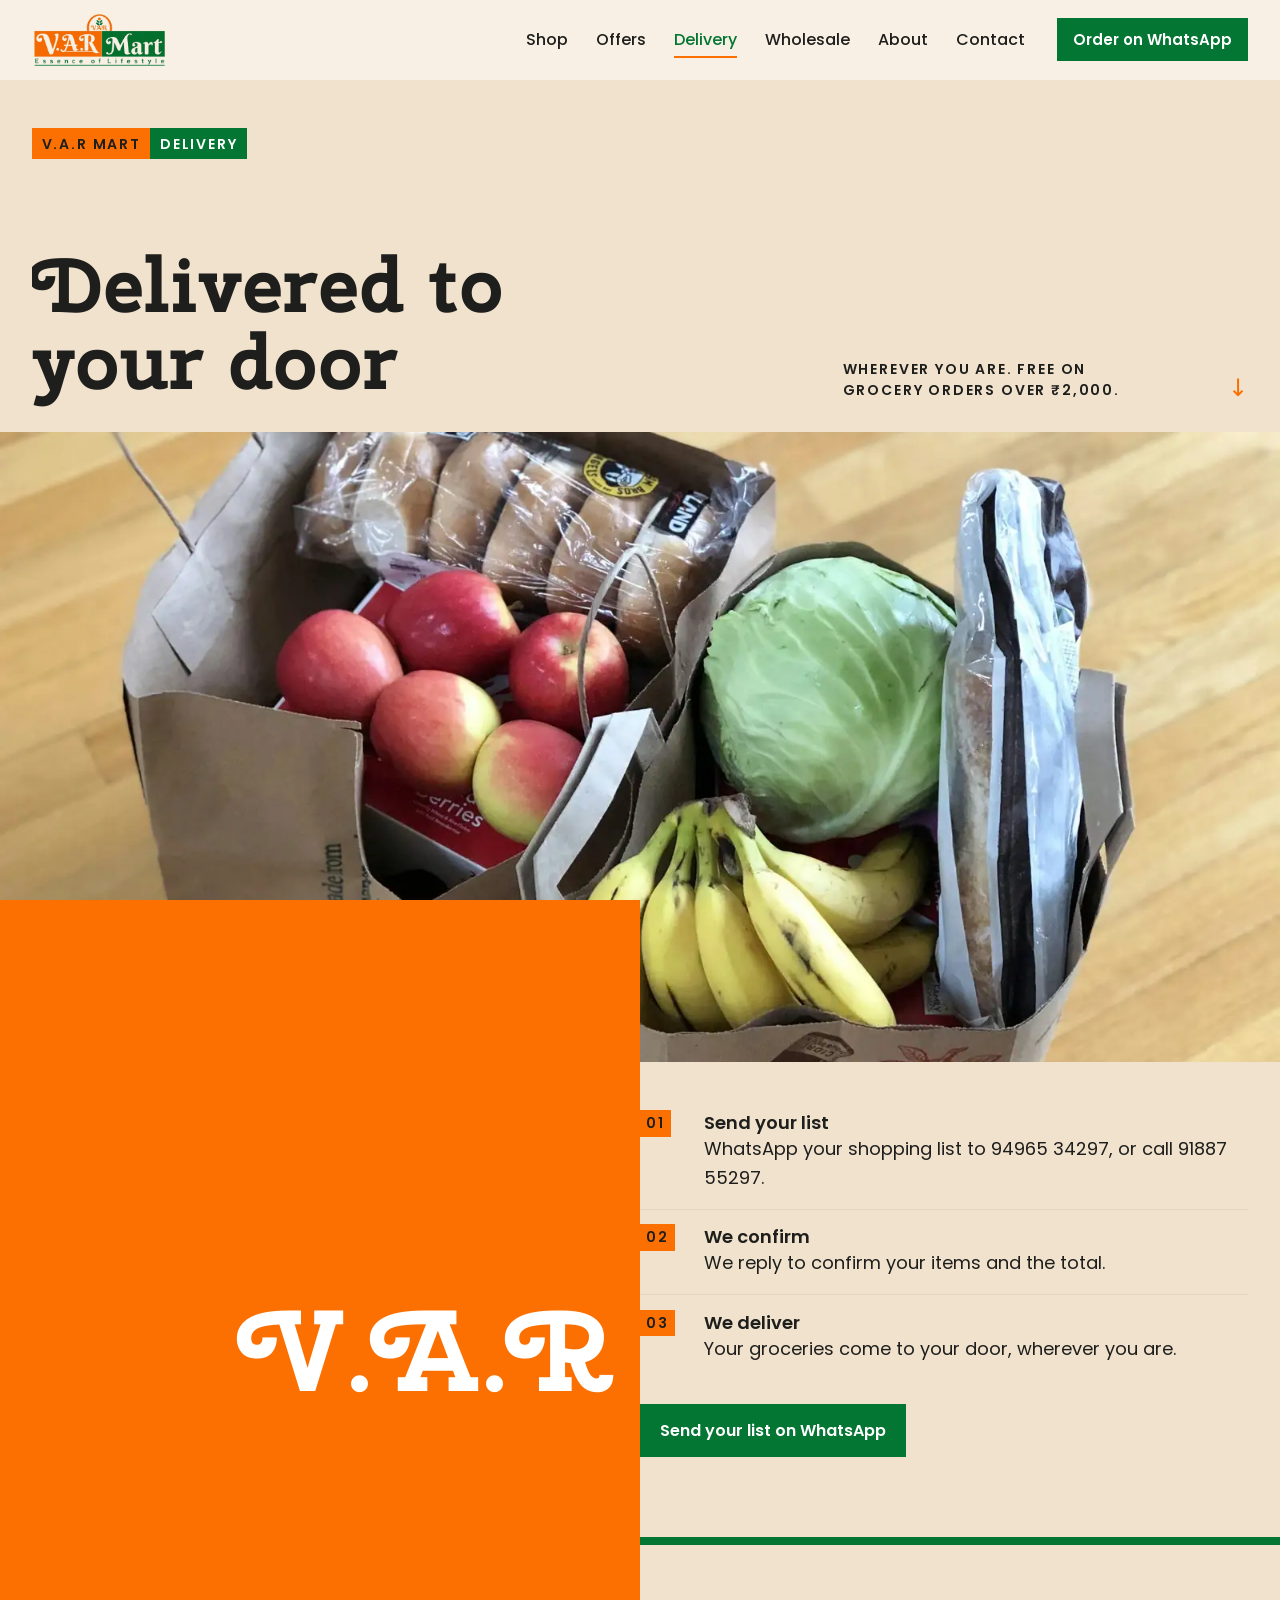
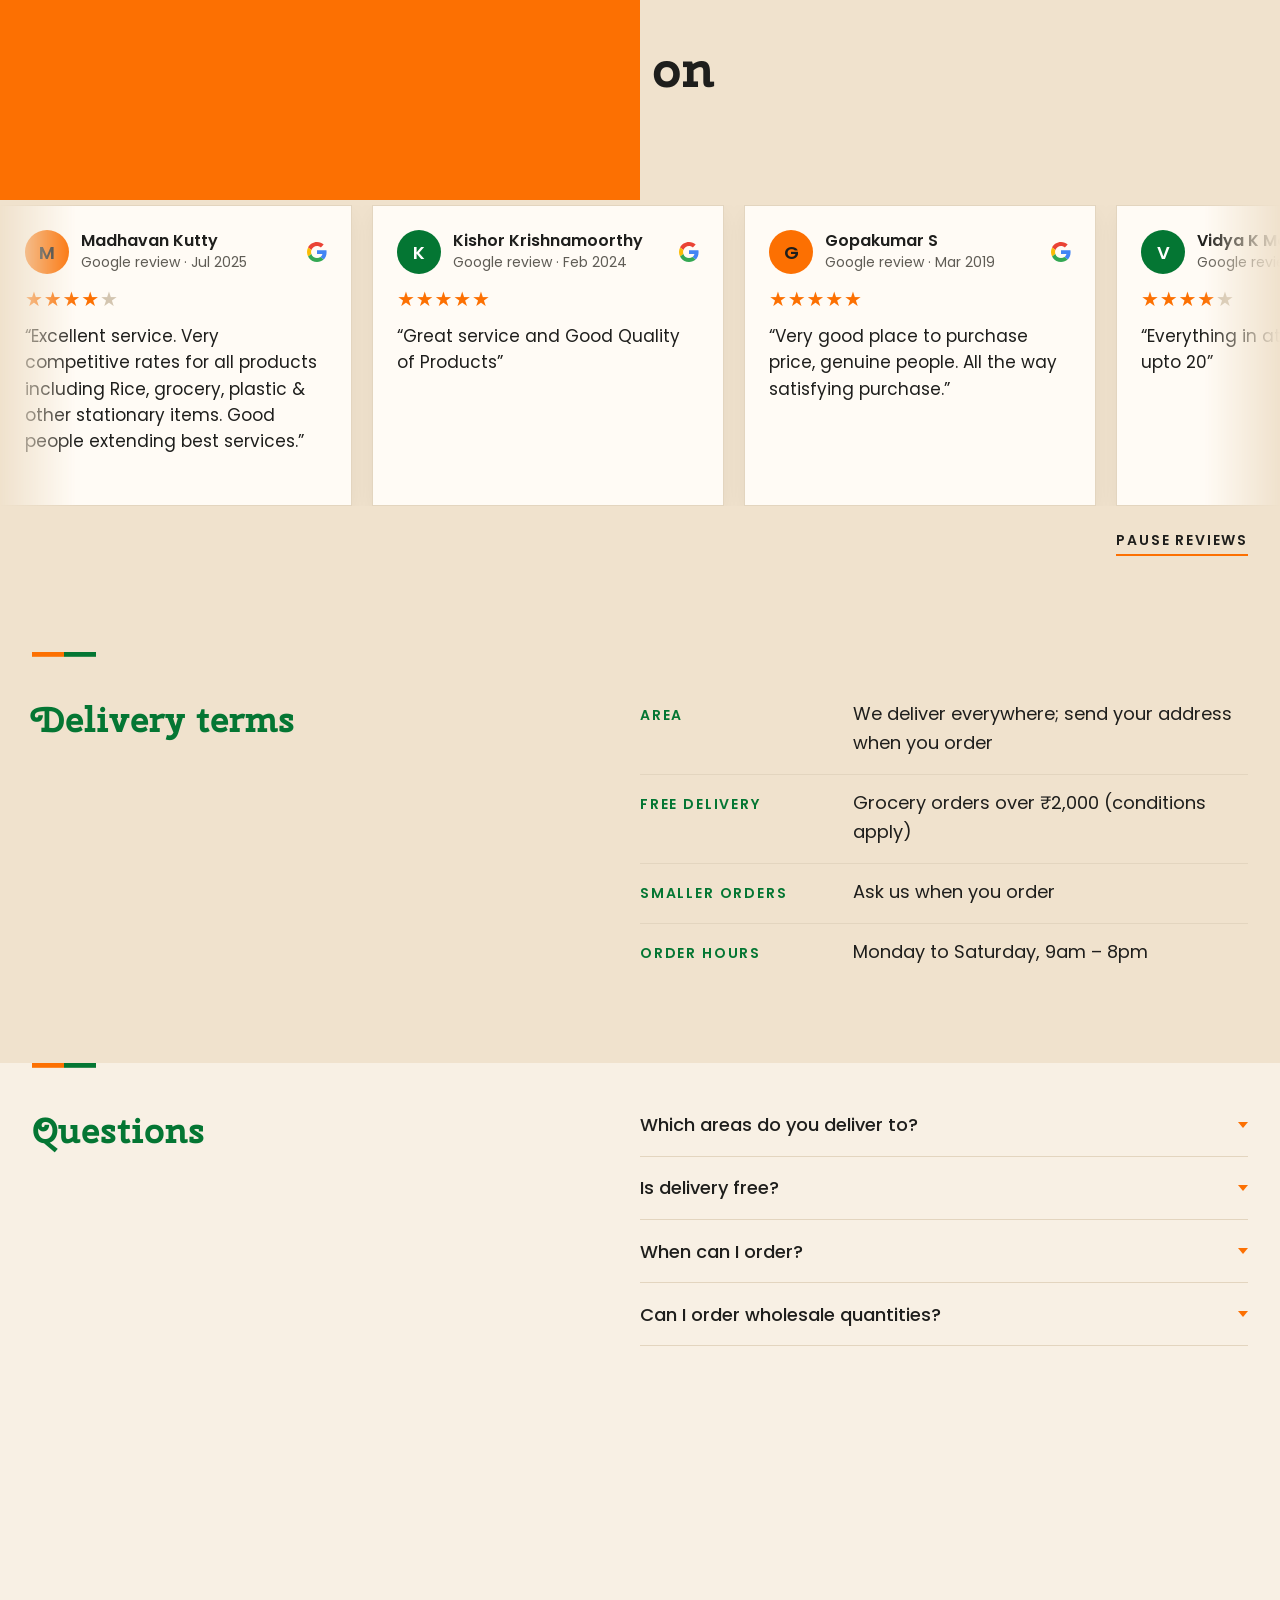
<file: delivery.html>
<!doctype html>
<html lang="en">
<head>
  <meta charset="utf-8">
  <meta name="viewport" content="width=device-width, initial-scale=1">
  <title>Grocery Home Delivery in Palakkad · V.A.R Mart</title>
  <meta name="description" content="V.A.R Mart delivers groceries to your door from Puthuppariyaram, Palakkad. Free on orders over ₹2,000. Order on WhatsApp.">
  <link rel="canonical" href="https://www.varmart.in/delivery.html">
  <meta property="og:type" content="website">
  <meta property="og:site_name" content="V.A.R Mart">
  <meta property="og:locale" content="en_IN">
  <meta property="og:url" content="https://www.varmart.in/delivery.html">
  <meta property="og:title" content="Grocery Home Delivery in Palakkad · V.A.R Mart">
  <meta property="og:description" content="V.A.R Mart delivers groceries to your door from Puthuppariyaram, Palakkad. Free on orders over ₹2,000. Order on WhatsApp.">
  <meta property="og:image" content="https://www.varmart.in/assets/og-image.jpg">
  <meta property="og:image:width" content="1200">
  <meta property="og:image:height" content="630">
  <meta property="og:image:alt" content="V.A.R Mart logo, Essence of Lifestyle">
  <meta name="twitter:card" content="summary_large_image">
  <meta name="theme-color" content="#047633">
  <link rel="icon" href="assets/favicon.png">
  <link rel="preload" href="assets/fonts/cherry-swash-700-latin.woff2" as="font" type="font/woff2" crossorigin>
  <link rel="preload" href="assets/fonts/poppins-400-latin.woff2" as="font" type="font/woff2" crossorigin>
  <link rel="preload" href="assets/fonts/poppins-600-latin.woff2" as="font" type="font/woff2" crossorigin>
  <link rel="preload" href="assets/img/store/delivery-bags-960.webp" as="image" media="(max-width: 767px)" fetchpriority="high">
  <link rel="preload" href="assets/img/store/delivery-bags.webp" as="image" media="(min-width: 768px)" fetchpriority="high">
  <link rel="stylesheet" href="css/styles.css?v=20261030">
  <script src="js/vendor/gsap-3.13.0.min.js" defer></script>
  <script src="js/vendor/ScrollTrigger-3.13.0.min.js" defer></script>
  <script src="js/vendor/SplitText-3.13.0.min.js" defer></script>
  <script src="js/vendor/lenis-1.1.20.min.js" defer></script>
  <script src="js/reviews.js?v=20261030" defer></script>
  <script src="js/main.js?v=20261030b" defer></script>
</head>
<body>
  <div class="cover" aria-hidden="true"><div class="cover__half cover__half--orange">V.A.R</div><div class="cover__half cover__half--green">Mart</div></div>
  <noscript><style>.cover { display: none; }</style></noscript>

  <header class="site-header">
    <a class="site-header__logo" href="index.html"><img src="assets/logo.webp" alt="V.A.R Mart, Essence of Lifestyle" width="800" height="331"></a>
    <nav class="main-nav" aria-label="Main">
      <a href="shop.html">Shop</a>
      <a href="offers.html">Offers</a>
      <a href="delivery.html" aria-current="page">Delivery</a>
      <a href="wholesale.html">Wholesale</a>
      <a href="about.html">About</a>
      <a href="contact.html">Contact</a>
    </nav>
    <a class="btn btn--green" href="https://wa.me/919496534297" target="_blank" rel="noopener">Order on WhatsApp</a>
    <button class="burger" aria-label="Open menu" aria-expanded="false" aria-controls="menu"><span></span><span></span></button>
  </header>

  <div class="menu" id="menu" aria-hidden="true" inert>
    <ul class="menu__links">
      <li><a href="index.html">Home</a></li>
      <li><a href="shop.html">Shop</a></li>
      <li><a href="offers.html">Offers</a></li>
      <li><a href="delivery.html">Delivery</a></li>
      <li><a href="wholesale.html">Wholesale</a></li>
      <li><a href="about.html">About</a></li>
      <li><a href="contact.html">Contact</a></li>
    </ul>
    <div class="menu__foot grid">
      <p class="label span-3">Mon – Sat · 9am – 8pm</p>
      <p class="label col-9"><a href="tel:+919188755297">Call 91887 55297</a><br><a href="https://wa.me/919496534297" target="_blank" rel="noopener">WhatsApp 94965 34297</a></p>
    </div>
  </div>

  <main>
    <section class="page-hero">
      <p class="pair label"><span>V.A.R Mart</span><span>Delivery</span></p>
      <h1 class="page-hero__title">Delivered to <br>your door</h1>
      <p class="label">Wherever you are. Free on grocery orders over ₹2,000.</p>
      <span class="page-hero__arrow" aria-hidden="true">↓</span>
    </section>
    <section class="media has-photo" aria-hidden="true" style="--bg: url('../assets/img/store/delivery-bags.webp') center / cover no-repeat; --bg-sm: url('../assets/img/store/delivery-bags-960.webp') center / cover no-repeat">
      <div class="media__img"></div>
    </section>
    <section class="block grid block--plain" id="how">
      <h2 class="h2">How it works</h2>
      <div class="right">
        <div class="rows">
          <div class="row row--step"><span class="label num">01</span><div><p class="h3">Send your list</p><p class="text">WhatsApp your shopping list to 94965 34297, or call 91887 55297.</p></div></div>
          <div class="row row--step"><span class="label num">02</span><div><p class="h3">We confirm</p><p class="text">We reply to confirm your items and the total.</p></div></div>
          <div class="row row--step"><span class="label num">03</span><div><p class="h3">We deliver</p><p class="text">Your groceries come to your door, wherever you are.</p></div></div>
        </div>
        <a class="btn btn--green" href="https://wa.me/919496534297" target="_blank" rel="noopener">Send your list on WhatsApp</a>
      </div>
    </section>

    <section class="reviews" id="reviews">
      <div class="grid reviews__head">
        <p class="label kicker span-3">What customers say</p>
        <h2 class="h2">Rated 4.2 on Google, 4.5 on Justdial</h2>
      </div>
      <div class="js-reviews" data-summary="false"></div>
    </section>

    <section class="block grid">
      <p class="label kicker">Delivery terms</p>
      <div class="right">
        <div class="rows">
          <div class="row"><p class="label">Area</p><p class="text">We deliver everywhere; send your address when you order</p></div>
          <div class="row"><p class="label">Free delivery</p><p class="text">Grocery orders over ₹2,000 (conditions apply)</p></div>
          <div class="row"><p class="label">Smaller orders</p><p class="text">Ask us when you order</p></div>
          <div class="row"><p class="label">Order hours</p><p class="text">Monday to Saturday, 9am – 8pm</p></div>
        </div>
      </div>
    </section>

    <section class="block grid">
      <p class="label kicker">Questions</p>
      <div class="right">
        <div class="accordion">
          <div class="accordion__item">
            <button type="button" aria-expanded="false"><span>Which areas do you deliver to?</span><span class="accordion__caret" aria-hidden="true"></span></button>
            <div class="accordion__panel"><p>We deliver everywhere. Send us your address or location on WhatsApp when you order.</p></div>
          </div>
          <div class="accordion__item">
            <button type="button" aria-expanded="false"><span>Is delivery free?</span><span class="accordion__caret" aria-hidden="true"></span></button>
            <div class="accordion__panel"><p>Yes, on grocery orders over ₹2,000 (conditions apply). For smaller orders, ask us when you order.</p></div>
          </div>
          <div class="accordion__item">
            <button type="button" aria-expanded="false"><span>When can I order?</span><span class="accordion__caret" aria-hidden="true"></span></button>
            <div class="accordion__panel"><p>We’re open Monday to Saturday, 9am to 8pm, and handle orders during those hours.</p></div>
          </div>
          <div class="accordion__item">
            <button type="button" aria-expanded="false"><span>Can I order wholesale quantities?</span><span class="accordion__caret" aria-hidden="true"></span></button>
            <div class="accordion__panel"><p>Yes. Send us the items and quantities and we’ll give you a wholesale price. See the <a class="link-arrow" href="wholesale.html">wholesale page</a> for details.</p></div>
          </div>
        </div>
      </div>
    </section>
  </main>

  <footer class="footer grid">
    <p class="label type muted f-meta">Wholesale and retail supermarket<br>Puthuppariyaram, Palakkad, Kerala<br>© <span class="year">2026</span> V.A.R Mart</p>
    <div class="col-9 f-nav">
      <nav class="nav-list" aria-label="Footer">
        <a class="label type" href="shop.html">Shop</a>
        <a class="label type" href="offers.html">Offers</a>
        <a class="label type" href="delivery.html" aria-current="page">Delivery</a>
        <a class="label type" href="wholesale.html">Wholesale</a>
        <a class="label type" href="about.html">About</a>
        <a class="label type" href="contact.html">Contact</a>
      </nav>
      <a class="f-order label" href="https://wa.me/919496534297" target="_blank" rel="noopener"><span>Order on WhatsApp</span><span aria-hidden="true">→</span></a>
    </div>
    <div class="f-map">
      <div class="f-mark">
        <img src="assets/logo.webp" alt="" width="800" height="331">
        <p class="label f-map__links"><a href="https://www.google.com/maps/search/?api=1&amp;query=10.8058604%2C76.6263506" target="_blank" rel="noopener">Get directions →</a><a href="https://search.google.com/local/reviews?placeid=ChIJe_MXYcRxqDsRF4IPtjK3dOM" target="_blank" rel="noopener"><span class="stars" style="--r: 4.2" aria-hidden="true">★★★★★</span>4.2 on Google</a></p>
      </div>
      <iframe title="Map showing V.A.R Mart in Puthuppariyaram, Palakkad" data-src="https://www.google.com/maps?q=10.8058604,76.6263506&amp;z=15&amp;output=embed" loading="lazy" referrerpolicy="strict-origin-when-cross-origin"></iframe>
    </div>
    <div class="col-9 f-contact">
      <p class="label kicker type">Call</p>
      <p class="label type"><a href="tel:+919188755297">91887 55297</a><br><a href="tel:+919496534297">94965 34297</a><br><a href="tel:+919847024297">98470 24297</a></p>
      <p class="label kicker type">Open</p>
      <p class="label type">Mon – Sat, 9am – 8pm<br><a href="mailto:varmart2022@gmail.com">varmart2022@gmail.com</a></p>
      <p class="label kicker type">Visit</p>
      <p class="label type">Industrial Estate Road,<br>Puthuppariyaram,<br>Palakkad, Kerala 678731</p>
    </div>
    <a class="label type span-3 f-handle" href="https://www.instagram.com/v.a.r_mart/" target="_blank" rel="noopener">Instagram @v.a.r_mart</a>
    <a class="label type muted col-4 f-yt" href="https://www.youtube.com/@VAR_MART" target="_blank" rel="noopener">YouTube</a>
  </footer>

</body>
</html>
</file>
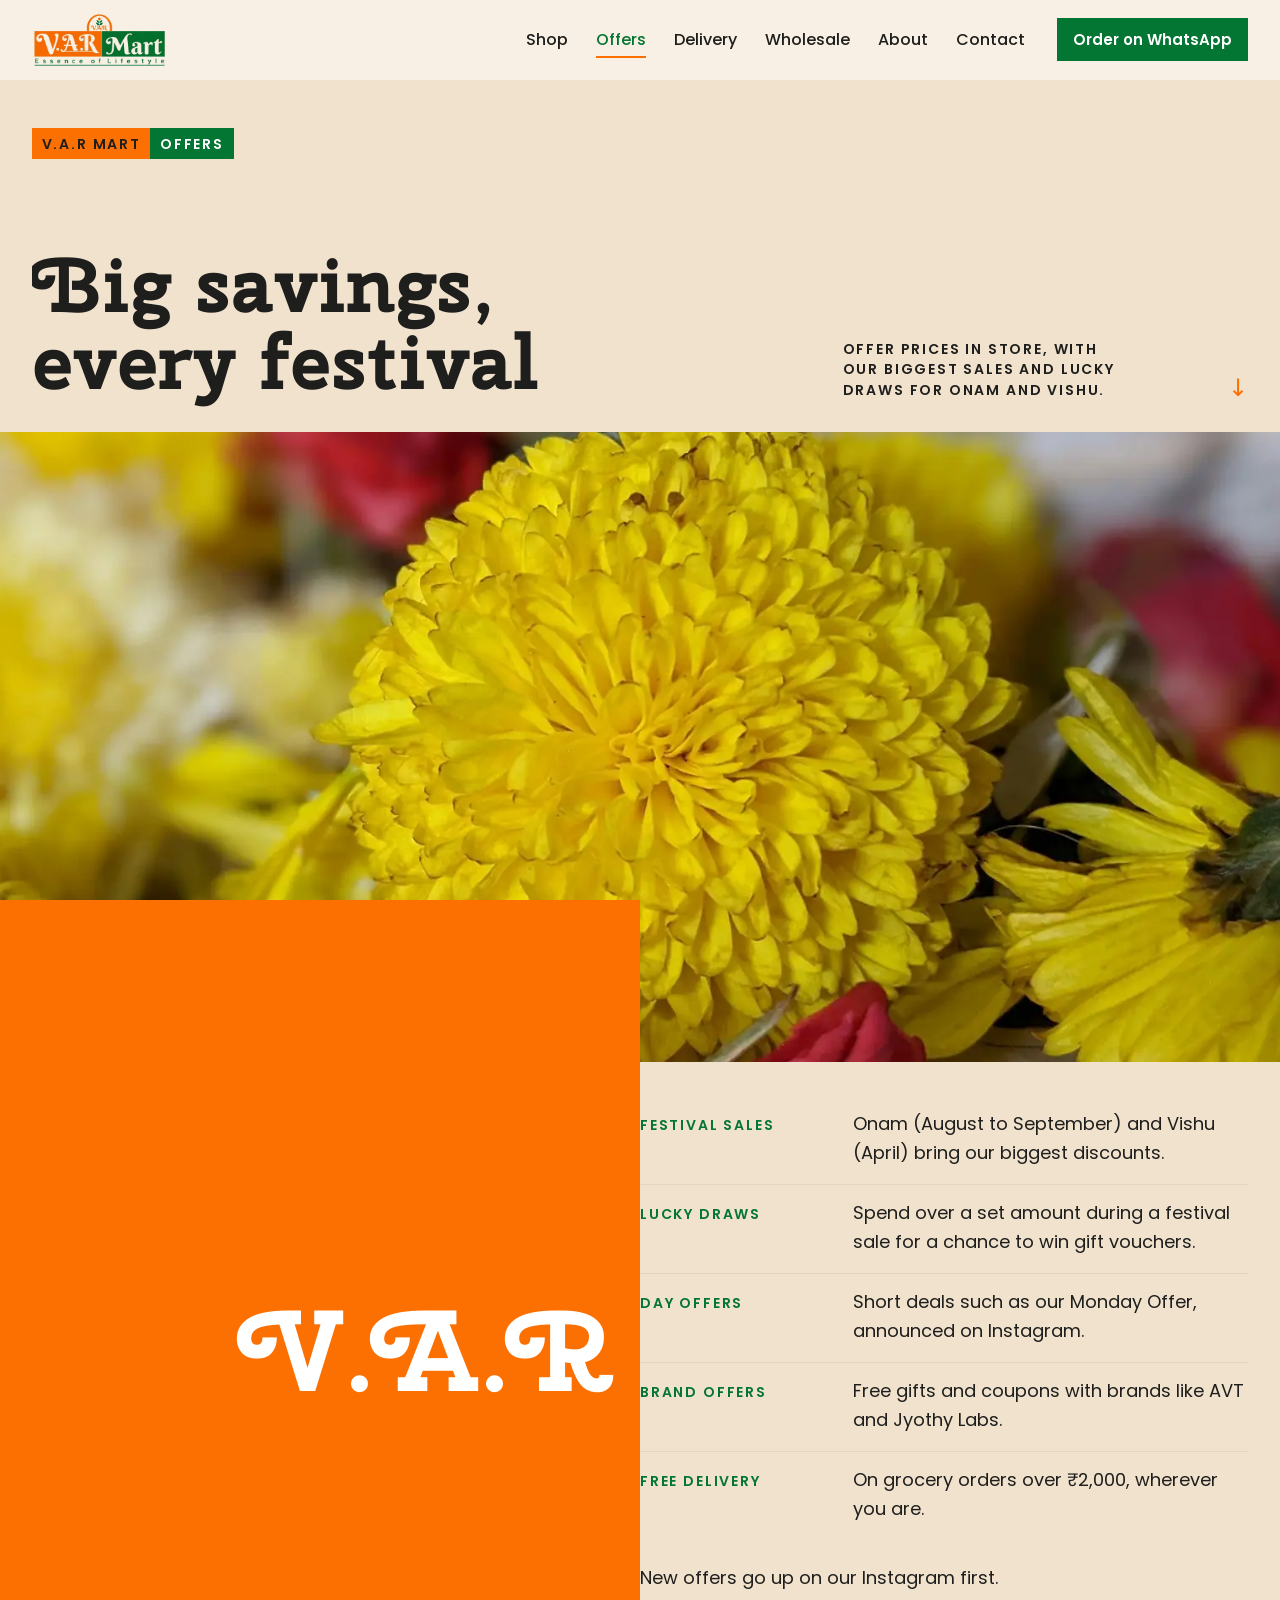
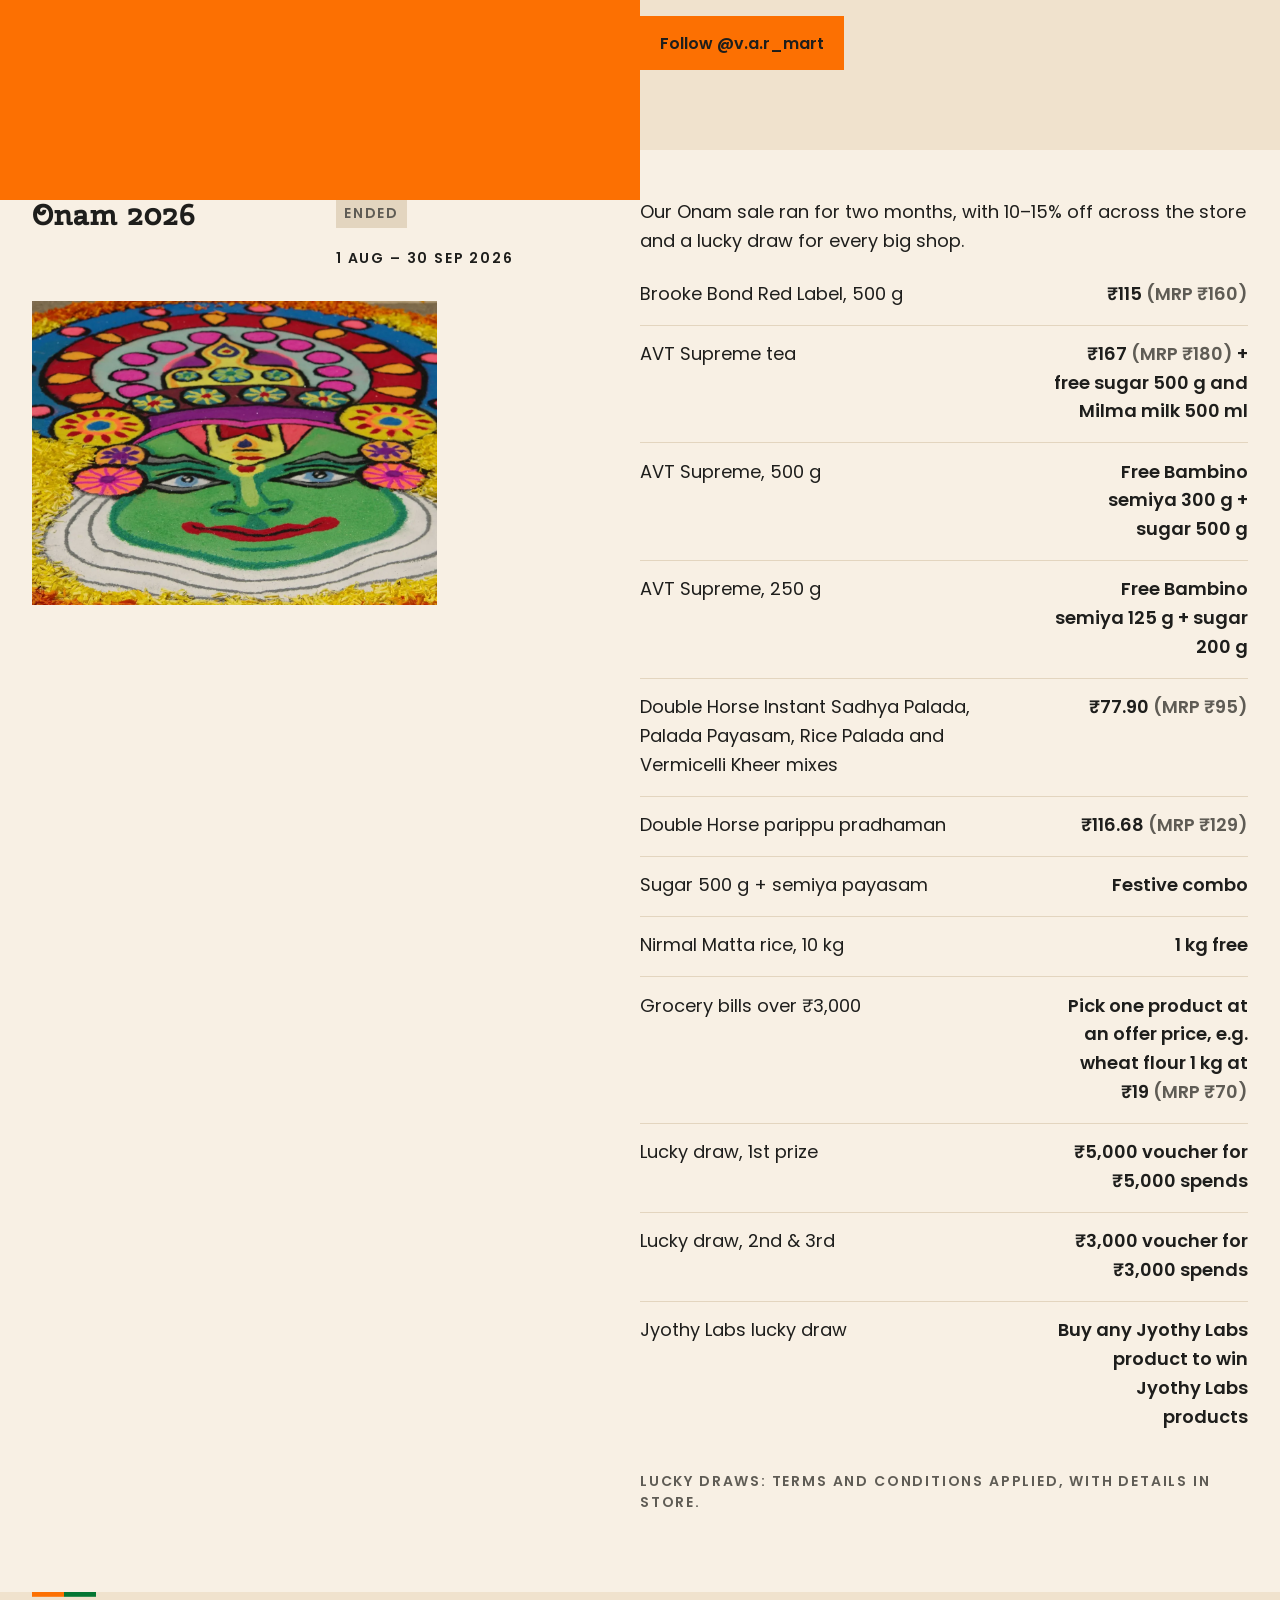
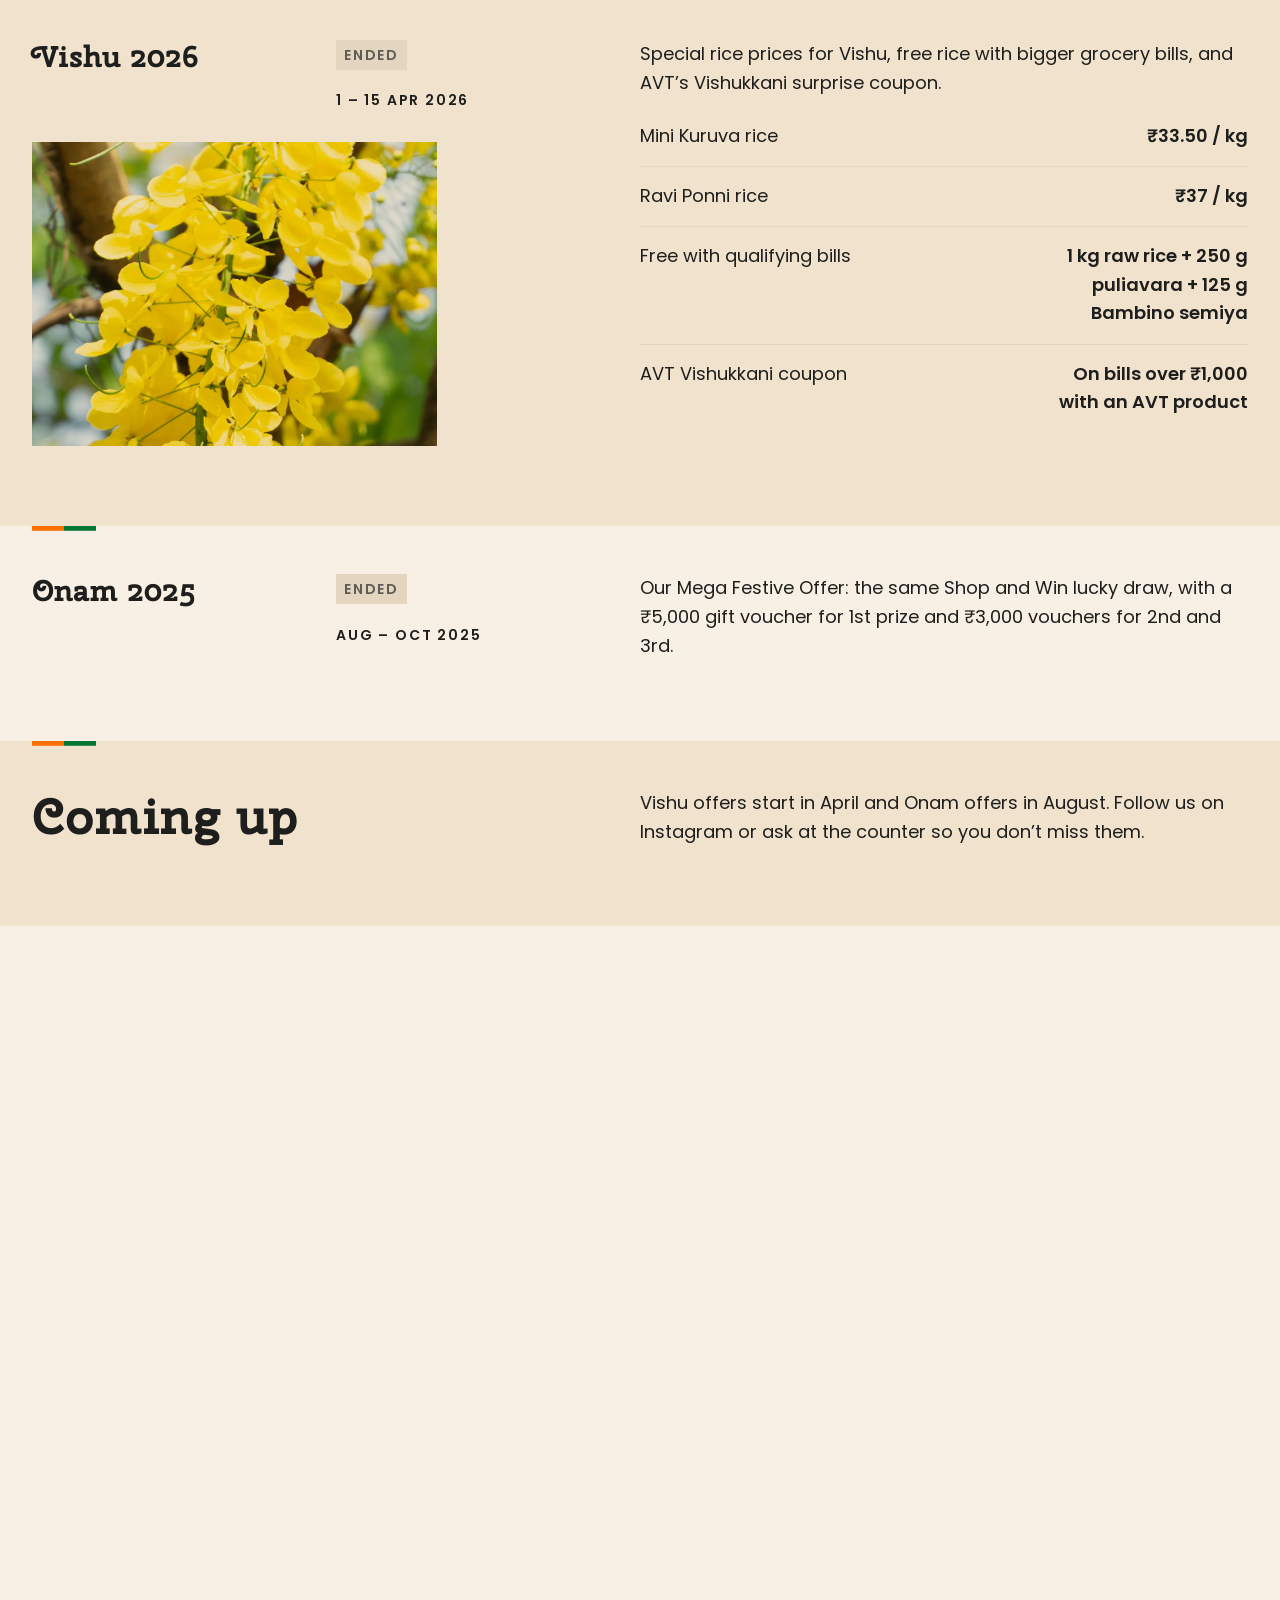
<file: offers.html>
<!doctype html>
<html lang="en">
<head>
  <meta charset="utf-8">
  <meta name="viewport" content="width=device-width, initial-scale=1">
  <title>Onam and Vishu Offers, Lucky Draws · V.A.R Mart Palakkad</title>
  <meta name="description" content="Festival offers and lucky draws at V.A.R Mart, Palakkad: Onam and Vishu sales, brand offers and free delivery over ₹2,000.">
  <link rel="canonical" href="https://www.varmart.in/offers.html">
  <meta property="og:type" content="website">
  <meta property="og:site_name" content="V.A.R Mart">
  <meta property="og:locale" content="en_IN">
  <meta property="og:url" content="https://www.varmart.in/offers.html">
  <meta property="og:title" content="Onam and Vishu Offers, Lucky Draws · V.A.R Mart Palakkad">
  <meta property="og:description" content="Festival offers and lucky draws at V.A.R Mart, Palakkad: Onam and Vishu sales, brand offers and free delivery over ₹2,000.">
  <meta property="og:image" content="https://www.varmart.in/assets/og-image.jpg">
  <meta property="og:image:width" content="1200">
  <meta property="og:image:height" content="630">
  <meta property="og:image:alt" content="V.A.R Mart logo, Essence of Lifestyle">
  <meta name="twitter:card" content="summary_large_image">
  <meta name="theme-color" content="#047633">
  <link rel="icon" href="assets/favicon.png">
  <link rel="preload" href="assets/fonts/cherry-swash-700-latin.woff2" as="font" type="font/woff2" crossorigin>
  <link rel="preload" href="assets/fonts/poppins-400-latin.woff2" as="font" type="font/woff2" crossorigin>
  <link rel="preload" href="assets/fonts/poppins-600-latin.woff2" as="font" type="font/woff2" crossorigin>
  <link rel="preload" href="assets/img/store/offers-flowers-960.webp" as="image" media="(max-width: 767px)" fetchpriority="high">
  <link rel="preload" href="assets/img/store/offers-flowers.webp" as="image" media="(min-width: 768px)" fetchpriority="high">
  <link rel="stylesheet" href="css/styles.css?v=20261030">
  <script src="js/vendor/gsap-3.13.0.min.js" defer></script>
  <script src="js/vendor/ScrollTrigger-3.13.0.min.js" defer></script>
  <script src="js/vendor/SplitText-3.13.0.min.js" defer></script>
  <script src="js/vendor/lenis-1.1.20.min.js" defer></script>
  <script src="js/main.js?v=20261030b" defer></script>
</head>
<body>
  <div class="cover" aria-hidden="true"><div class="cover__half cover__half--orange">V.A.R</div><div class="cover__half cover__half--green">Mart</div></div>
  <noscript><style>.cover { display: none; }</style></noscript>

  <header class="site-header">
    <a class="site-header__logo" href="index.html"><img src="assets/logo.webp" alt="V.A.R Mart, Essence of Lifestyle" width="800" height="331"></a>
    <nav class="main-nav" aria-label="Main">
      <a href="shop.html">Shop</a>
      <a href="offers.html" aria-current="page">Offers</a>
      <a href="delivery.html">Delivery</a>
      <a href="wholesale.html">Wholesale</a>
      <a href="about.html">About</a>
      <a href="contact.html">Contact</a>
    </nav>
    <a class="btn btn--green" href="https://wa.me/919496534297" target="_blank" rel="noopener">Order on WhatsApp</a>
    <button class="burger" aria-label="Open menu" aria-expanded="false" aria-controls="menu"><span></span><span></span></button>
  </header>

  <div class="menu" id="menu" aria-hidden="true" inert>
    <ul class="menu__links">
      <li><a href="index.html">Home</a></li>
      <li><a href="shop.html">Shop</a></li>
      <li><a href="offers.html">Offers</a></li>
      <li><a href="delivery.html">Delivery</a></li>
      <li><a href="wholesale.html">Wholesale</a></li>
      <li><a href="about.html">About</a></li>
      <li><a href="contact.html">Contact</a></li>
    </ul>
    <div class="menu__foot grid">
      <p class="label span-3">Mon – Sat · 9am – 8pm</p>
      <p class="label col-9"><a href="tel:+919188755297">Call 91887 55297</a><br><a href="https://wa.me/919496534297" target="_blank" rel="noopener">WhatsApp 94965 34297</a></p>
    </div>
  </div>

  <main>
    <section class="page-hero">
      <p class="pair label"><span>V.A.R Mart</span><span>Offers</span></p>
      <h1 class="page-hero__title">Big savings, <br>every festival</h1>
      <p class="label">Offer prices in store, with our biggest sales and lucky draws for Onam and Vishu.</p>
      <span class="page-hero__arrow" aria-hidden="true">↓</span>
    </section>
    <section class="media has-photo" aria-hidden="true" style="--bg: url('../assets/img/store/offers-flowers.webp') center / cover no-repeat; --bg-sm: url('../assets/img/store/offers-flowers-960.webp') center / cover no-repeat">
      <div class="media__img"></div>
    </section>
    <section class="block grid block--plain">
      <h2 class="h2">How our offers work</h2>
      <div class="right">
        <div class="rows">
          <div class="row"><p class="label">Festival sales</p><p class="text">Onam (August to September) and Vishu (April) bring our biggest discounts.</p></div>
          <div class="row"><p class="label">Lucky draws</p><p class="text">Spend over a set amount during a festival sale for a chance to win gift vouchers.</p></div>
          <div class="row"><p class="label">Day offers</p><p class="text">Short deals such as our Monday Offer, announced on Instagram.</p></div>
          <div class="row"><p class="label">Brand offers</p><p class="text">Free gifts and coupons with brands like AVT and Jyothy Labs.</p></div>
          <div class="row"><p class="label">Free delivery</p><p class="text">On grocery orders over ₹2,000, wherever you are.</p></div>
        </div>
        <p class="text">New offers go up on our Instagram first.</p>
        <a class="btn btn--orange" href="https://www.instagram.com/v.a.r_mart/" target="_blank" rel="noopener">Follow @v.a.r_mart</a>
      </div>
    </section>

    <section class="block grid">
      <h3 class="h3">Onam 2026</h3>
      <p class="label addr"><span class="tag tag--ended">Ended</span><br><br>1 Aug – 30 Sep 2026</p>
      <img class="block__photo" src="assets/img/store/offers-onam.webp" alt="A pookalam flower carpet with a Kathakali face" width="1200" height="900" loading="lazy">
      <div class="right">
        <p class="text">Our Onam sale ran for two months, with 10–15% off across the store and a lucky draw for every big shop.</p>
        <div class="rows">
          <div class="row row--price"><p class="text">Brooke Bond Red Label, 500 g</p><p class="text">₹115 <span class="muted">(MRP ₹160)</span></p></div>
          <div class="row row--price"><p class="text">AVT Supreme tea</p><p class="text">₹167 <span class="muted">(MRP ₹180)</span> + free sugar 500 g and Milma milk 500 ml</p></div>
          <div class="row row--price"><p class="text">AVT Supreme, 500 g</p><p class="text">Free Bambino semiya 300 g + sugar 500 g</p></div>
          <div class="row row--price"><p class="text">AVT Supreme, 250 g</p><p class="text">Free Bambino semiya 125 g + sugar 200 g</p></div>
          <div class="row row--price"><p class="text">Double Horse Instant Sadhya Palada, Palada Payasam, Rice Palada and Vermicelli Kheer mixes</p><p class="text">₹77.90 <span class="muted">(MRP ₹95)</span></p></div>
          <div class="row row--price"><p class="text">Double Horse parippu pradhaman</p><p class="text">₹116.68 <span class="muted">(MRP ₹129)</span></p></div>
          <div class="row row--price"><p class="text">Sugar 500 g + semiya payasam</p><p class="text">Festive combo</p></div>
          <div class="row row--price"><p class="text">Nirmal Matta rice, 10 kg</p><p class="text">1 kg free</p></div>
          <div class="row row--price"><p class="text">Grocery bills over ₹3,000</p><p class="text">Pick one product at an offer price, e.g. wheat flour 1 kg at ₹19 <span class="muted">(MRP ₹70)</span></p></div>
          <div class="row row--price"><p class="text">Lucky draw, 1st prize</p><p class="text">₹5,000 voucher for ₹5,000 spends</p></div>
          <div class="row row--price"><p class="text">Lucky draw, 2nd &amp; 3rd</p><p class="text">₹3,000 voucher for ₹3,000 spends</p></div>
          <div class="row row--price"><p class="text">Jyothy Labs lucky draw</p><p class="text">Buy any Jyothy Labs product to win Jyothy Labs products</p></div>
        </div>
        <p class="label muted">Lucky draws: terms and conditions applied, with details in store.</p>
      </div>
    </section>

    <section class="block grid">
      <h3 class="h3">Vishu 2026</h3>
      <p class="label addr"><span class="tag tag--ended">Ended</span><br><br>1 – 15 Apr 2026</p>
      <img class="block__photo" src="assets/img/store/offers-vishu.webp" alt="Golden kani konna flowers, the flower of Vishu" width="1200" height="900" loading="lazy">
      <div class="right">
        <p class="text">Special rice prices for Vishu, free rice with bigger grocery bills, and AVT’s Vishukkani surprise coupon.</p>
        <div class="rows">
          <div class="row row--price"><p class="text">Mini Kuruva rice</p><p class="text">₹33.50 / kg</p></div>
          <div class="row row--price"><p class="text">Ravi Ponni rice</p><p class="text">₹37 / kg</p></div>
          <div class="row row--price"><p class="text">Free with qualifying bills</p><p class="text">1 kg raw rice + 250 g puliavara + 125 g Bambino semiya</p></div>
          <div class="row row--price"><p class="text">AVT Vishukkani coupon</p><p class="text">On bills over ₹1,000 with an AVT product</p></div>
        </div>
      </div>
    </section>

    <section class="block grid">
      <h3 class="h3">Onam 2025</h3>
      <p class="label addr"><span class="tag tag--ended">Ended</span><br><br>Aug – Oct 2025</p>
      <div class="right">
        <p class="text">Our Mega Festive Offer: the same Shop and Win lucky draw, with a ₹5,000 gift voucher for 1st prize and ₹3,000 vouchers for 2nd and 3rd.</p>
      </div>
    </section>

    <section class="block grid">
      <h2 class="h2">Coming up</h2>
      <div class="right">
        <p class="text">Vishu offers start in April and Onam offers in August. Follow us on Instagram or ask at the counter so you don’t miss them.</p>
      </div>
    </section>
  </main>

  <footer class="footer grid">
    <p class="label type muted f-meta">Wholesale and retail supermarket<br>Puthuppariyaram, Palakkad, Kerala<br>© <span class="year">2026</span> V.A.R Mart</p>
    <div class="col-9 f-nav">
      <nav class="nav-list" aria-label="Footer">
        <a class="label type" href="shop.html">Shop</a>
        <a class="label type" href="offers.html" aria-current="page">Offers</a>
        <a class="label type" href="delivery.html">Delivery</a>
        <a class="label type" href="wholesale.html">Wholesale</a>
        <a class="label type" href="about.html">About</a>
        <a class="label type" href="contact.html">Contact</a>
      </nav>
      <a class="f-order label" href="https://wa.me/919496534297" target="_blank" rel="noopener"><span>Order on WhatsApp</span><span aria-hidden="true">→</span></a>
    </div>
    <div class="f-map">
      <div class="f-mark">
        <img src="assets/logo.webp" alt="" width="800" height="331">
        <p class="label f-map__links"><a href="https://www.google.com/maps/search/?api=1&amp;query=10.8058604%2C76.6263506" target="_blank" rel="noopener">Get directions →</a><a href="https://search.google.com/local/reviews?placeid=ChIJe_MXYcRxqDsRF4IPtjK3dOM" target="_blank" rel="noopener"><span class="stars" style="--r: 4.2" aria-hidden="true">★★★★★</span>4.2 on Google</a></p>
      </div>
      <iframe title="Map showing V.A.R Mart in Puthuppariyaram, Palakkad" data-src="https://www.google.com/maps?q=10.8058604,76.6263506&amp;z=15&amp;output=embed" loading="lazy" referrerpolicy="strict-origin-when-cross-origin"></iframe>
    </div>
    <div class="col-9 f-contact">
      <p class="label kicker type">Call</p>
      <p class="label type"><a href="tel:+919188755297">91887 55297</a><br><a href="tel:+919496534297">94965 34297</a><br><a href="tel:+919847024297">98470 24297</a></p>
      <p class="label kicker type">Open</p>
      <p class="label type">Mon – Sat, 9am – 8pm<br><a href="mailto:varmart2022@gmail.com">varmart2022@gmail.com</a></p>
      <p class="label kicker type">Visit</p>
      <p class="label type">Industrial Estate Road,<br>Puthuppariyaram,<br>Palakkad, Kerala 678731</p>
    </div>
    <a class="label type span-3 f-handle" href="https://www.instagram.com/v.a.r_mart/" target="_blank" rel="noopener">Instagram @v.a.r_mart</a>
    <a class="label type muted col-4 f-yt" href="https://www.youtube.com/@VAR_MART" target="_blank" rel="noopener">YouTube</a>
  </footer>

</body>
</html>
</file>
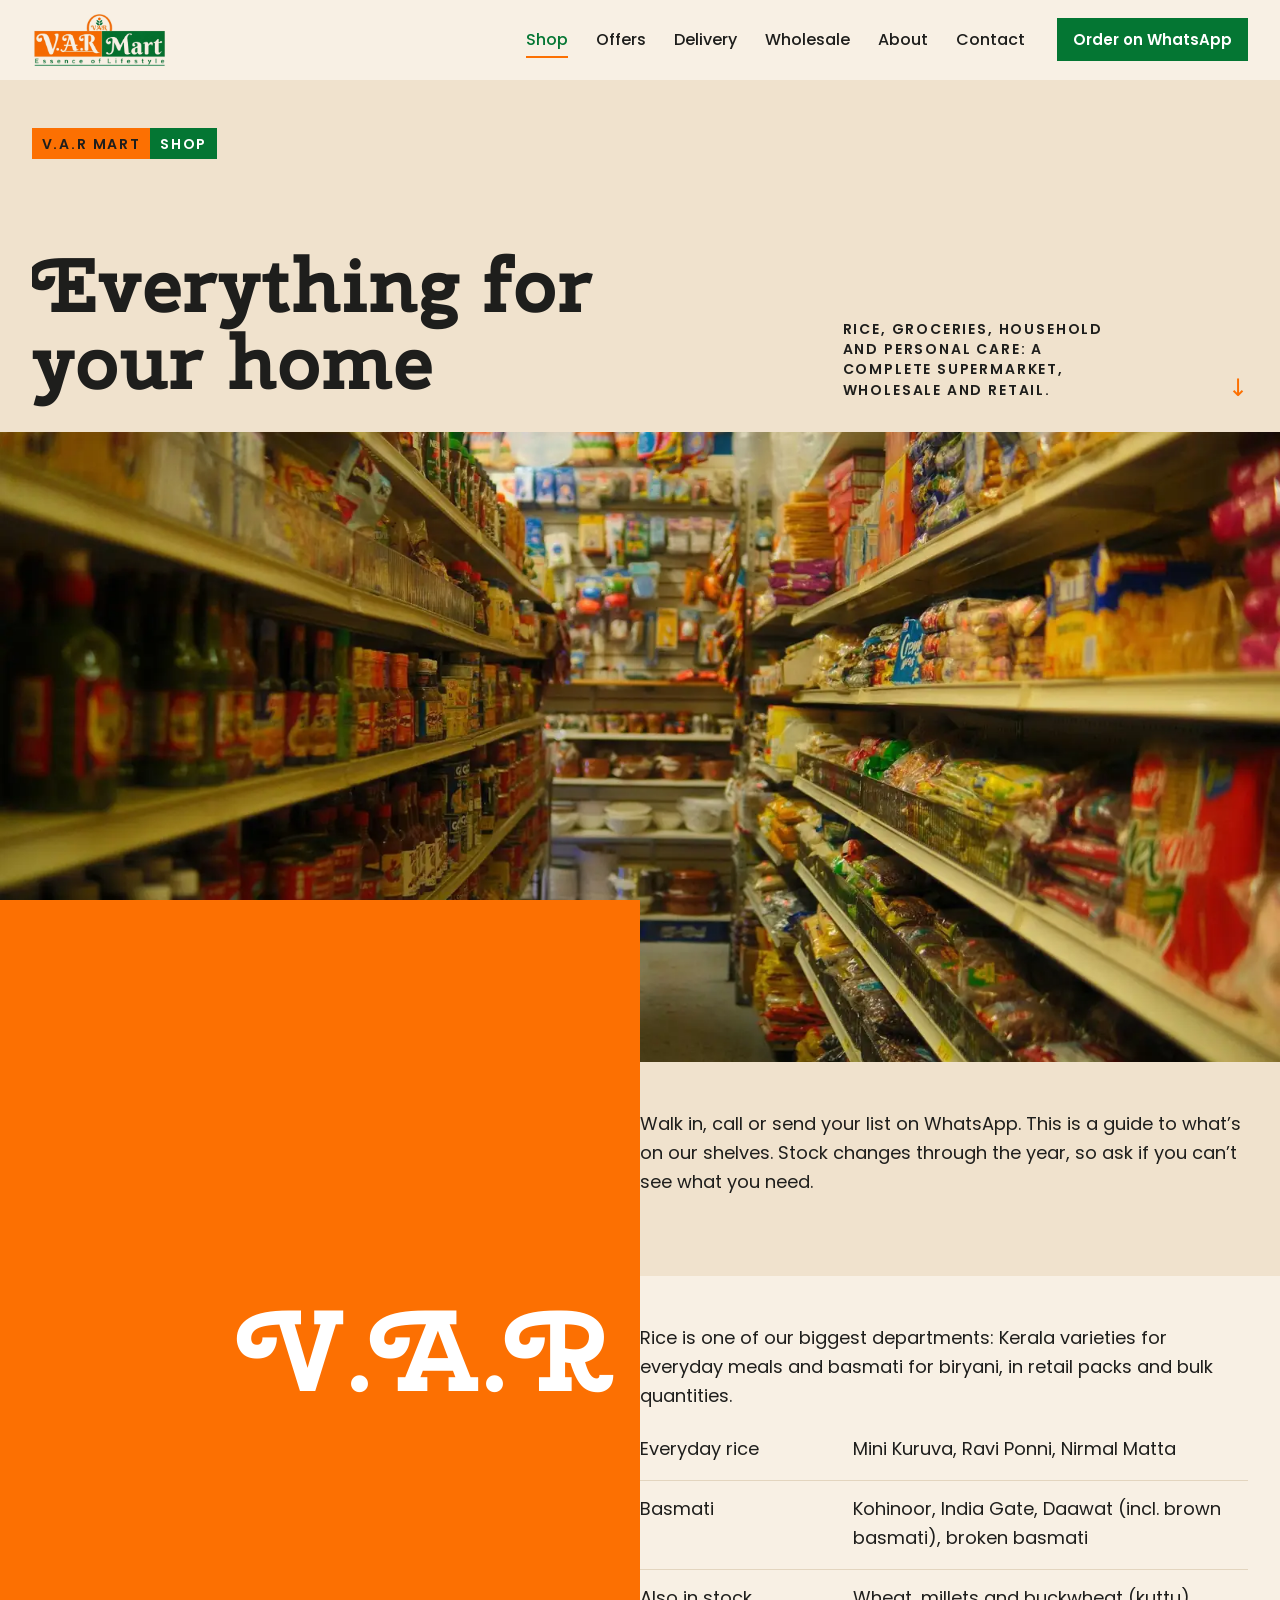
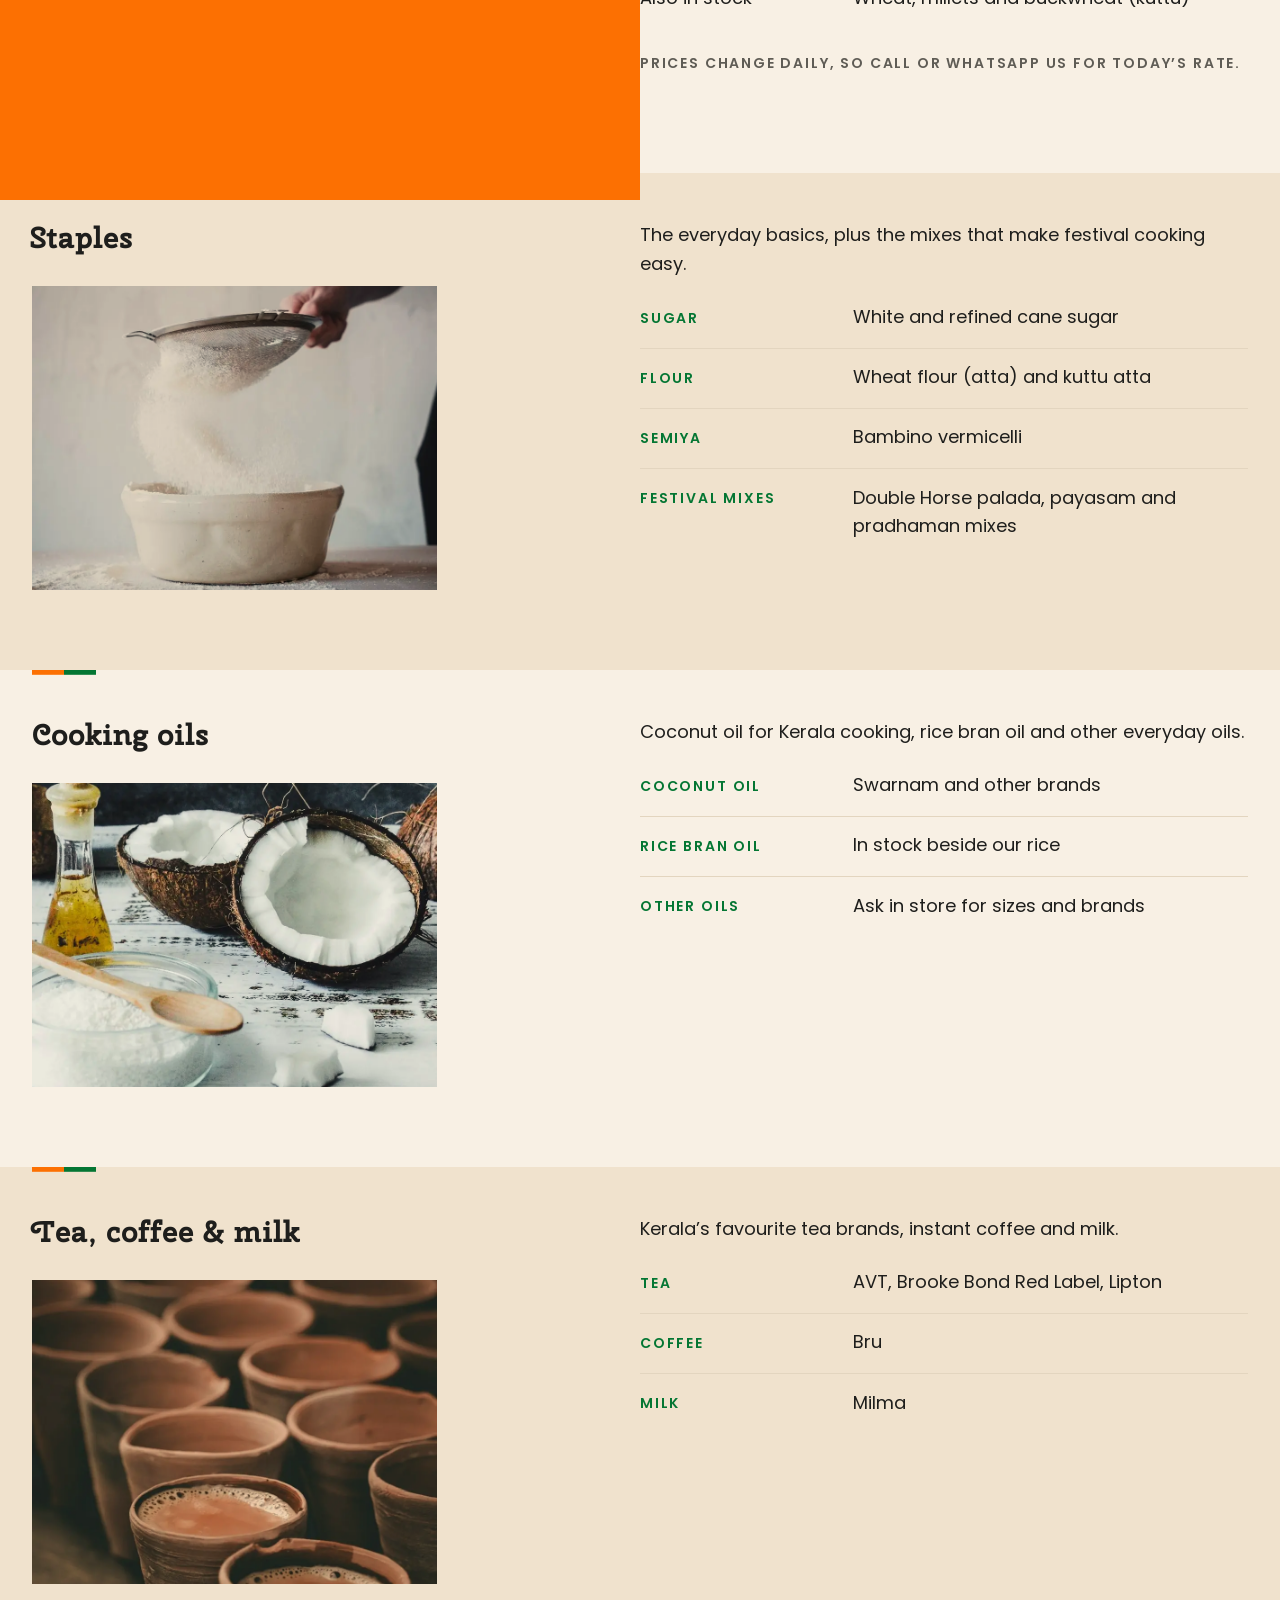
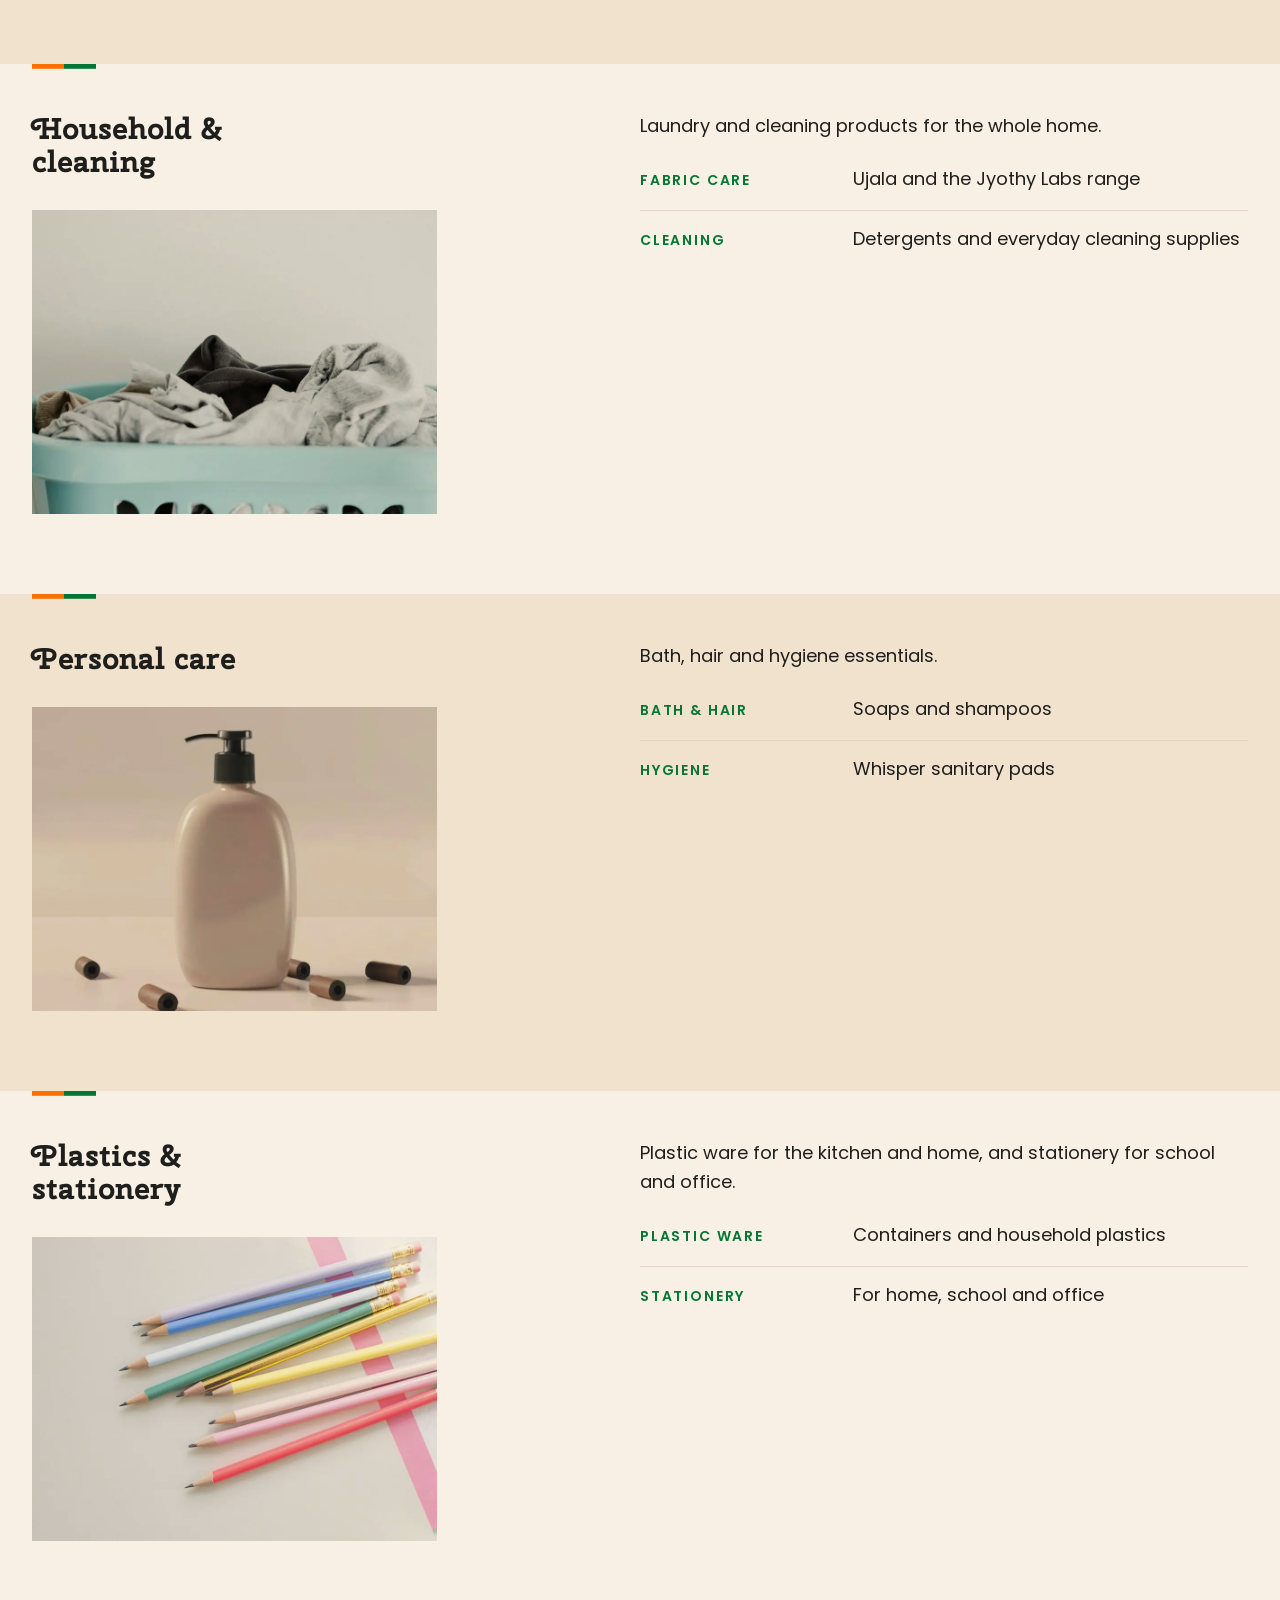
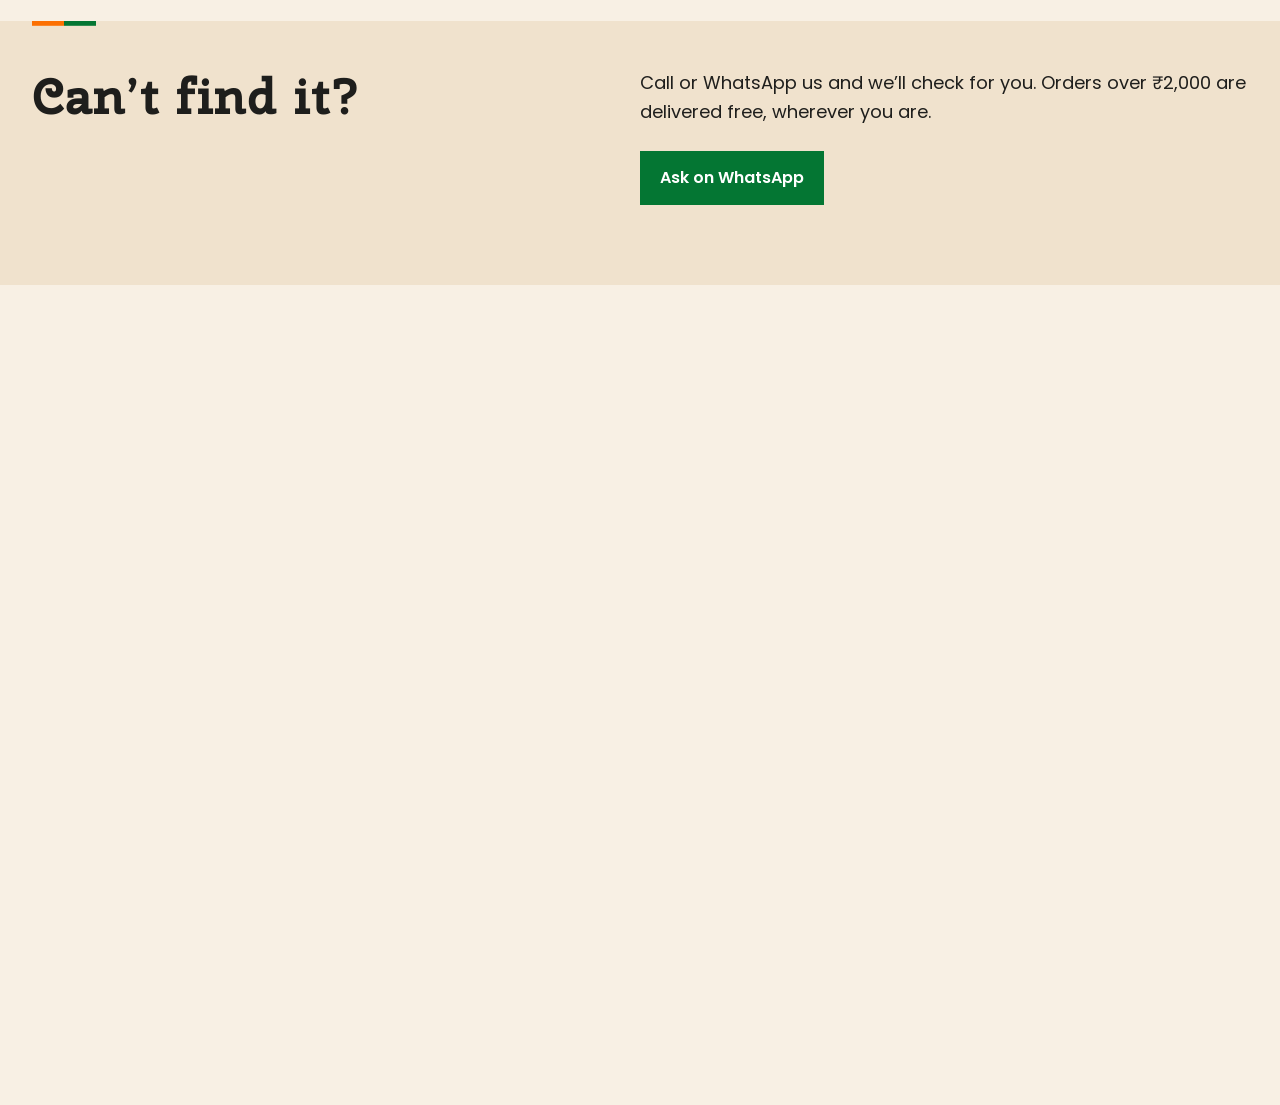
<file: shop.html>
<!doctype html>
<html lang="en">
<head>
  <meta charset="utf-8">
  <meta name="viewport" content="width=device-width, initial-scale=1">
  <title>Grocery Departments and Brands in Palakkad · V.A.R Mart</title>
  <meta name="description" content="Departments at V.A.R Mart, Palakkad: rice and grains, staples, cooking oils, tea and coffee, household, personal care, plastics and stationery.">
  <link rel="canonical" href="https://www.varmart.in/shop.html">
  <meta property="og:type" content="website">
  <meta property="og:site_name" content="V.A.R Mart">
  <meta property="og:locale" content="en_IN">
  <meta property="og:url" content="https://www.varmart.in/shop.html">
  <meta property="og:title" content="Grocery Departments and Brands in Palakkad · V.A.R Mart">
  <meta property="og:description" content="Departments at V.A.R Mart, Palakkad: rice and grains, staples, cooking oils, tea and coffee, household, personal care, plastics and stationery.">
  <meta property="og:image" content="https://www.varmart.in/assets/og-image.jpg">
  <meta property="og:image:width" content="1200">
  <meta property="og:image:height" content="630">
  <meta property="og:image:alt" content="V.A.R Mart logo, Essence of Lifestyle">
  <meta name="twitter:card" content="summary_large_image">
  <meta name="theme-color" content="#047633">
  <link rel="icon" href="assets/favicon.png">
  <link rel="preload" href="assets/fonts/cherry-swash-700-latin.woff2" as="font" type="font/woff2" crossorigin>
  <link rel="preload" href="assets/fonts/poppins-400-latin.woff2" as="font" type="font/woff2" crossorigin>
  <link rel="preload" href="assets/fonts/poppins-600-latin.woff2" as="font" type="font/woff2" crossorigin>
  <link rel="preload" href="assets/img/store/shop-aisle-960.webp" as="image" media="(max-width: 767px)" fetchpriority="high">
  <link rel="preload" href="assets/img/store/shop-aisle.webp" as="image" media="(min-width: 768px)" fetchpriority="high">
  <link rel="stylesheet" href="css/styles.css?v=20261030">
  <script src="js/vendor/gsap-3.13.0.min.js" defer></script>
  <script src="js/vendor/ScrollTrigger-3.13.0.min.js" defer></script>
  <script src="js/vendor/SplitText-3.13.0.min.js" defer></script>
  <script src="js/vendor/lenis-1.1.20.min.js" defer></script>
  <script src="js/main.js?v=20261030b" defer></script>
</head>
<body>
  <div class="cover" aria-hidden="true"><div class="cover__half cover__half--orange">V.A.R</div><div class="cover__half cover__half--green">Mart</div></div>
  <noscript><style>.cover { display: none; }</style></noscript>

  <header class="site-header">
    <a class="site-header__logo" href="index.html"><img src="assets/logo.webp" alt="V.A.R Mart, Essence of Lifestyle" width="800" height="331"></a>
    <nav class="main-nav" aria-label="Main">
      <a href="shop.html" aria-current="page">Shop</a>
      <a href="offers.html">Offers</a>
      <a href="delivery.html">Delivery</a>
      <a href="wholesale.html">Wholesale</a>
      <a href="about.html">About</a>
      <a href="contact.html">Contact</a>
    </nav>
    <a class="btn btn--green" href="https://wa.me/919496534297" target="_blank" rel="noopener">Order on WhatsApp</a>
    <button class="burger" aria-label="Open menu" aria-expanded="false" aria-controls="menu"><span></span><span></span></button>
  </header>

  <div class="menu" id="menu" aria-hidden="true" inert>
    <ul class="menu__links">
      <li><a href="index.html">Home</a></li>
      <li><a href="shop.html">Shop</a></li>
      <li><a href="offers.html">Offers</a></li>
      <li><a href="delivery.html">Delivery</a></li>
      <li><a href="wholesale.html">Wholesale</a></li>
      <li><a href="about.html">About</a></li>
      <li><a href="contact.html">Contact</a></li>
    </ul>
    <div class="menu__foot grid">
      <p class="label span-3">Mon – Sat · 9am – 8pm</p>
      <p class="label col-9"><a href="tel:+919188755297">Call 91887 55297</a><br><a href="https://wa.me/919496534297" target="_blank" rel="noopener">WhatsApp 94965 34297</a></p>
    </div>
  </div>

  <main>
    <section class="page-hero">
      <p class="pair label"><span>V.A.R Mart</span><span>Shop</span></p>
      <h1 class="page-hero__title">Everything for <br>your home</h1>
      <p class="label">Rice, groceries, household and personal care: a complete supermarket, wholesale and retail.</p>
      <span class="page-hero__arrow" aria-hidden="true">↓</span>
    </section>
    <section class="media has-photo" aria-hidden="true" style="--bg: url('../assets/img/store/shop-aisle.webp') center / cover no-repeat; --bg-sm: url('../assets/img/store/shop-aisle-960.webp') center / cover no-repeat">
      <div class="media__img"></div>
    </section>
    <section class="block grid block--plain">
      <h2 class="h2">Departments</h2>
      <div class="right">
        <p class="text">Walk in, call or send your list on WhatsApp. This is a guide to what’s on our shelves. Stock changes through the year, so ask if you can’t see what you need.</p>
      </div>
    </section>

    <section class="block grid" id="rice">
      <h3 class="h3">Rice &amp; grains</h3>
      <img class="block__photo" src="assets/img/store/dept-rice.webp" alt="Rice in a terracotta bowl" width="900" height="900" loading="lazy">
      <div class="right">
        <p class="text">Rice is one of our biggest departments: Kerala varieties for everyday meals and basmati for biryani, in retail packs and bulk quantities.</p>
        <div class="rows">
          <div class="row"><p class="text">Everyday rice</p><p class="text">Mini Kuruva, Ravi Ponni, Nirmal Matta</p></div>
          <div class="row"><p class="text">Basmati</p><p class="text">Kohinoor, India Gate, Daawat (incl. brown basmati), broken basmati</p></div>
          <div class="row"><p class="text">Also in stock</p><p class="text">Wheat, millets and buckwheat (kuttu)</p></div>
        </div>
        <p class="label muted">Prices change daily, so call or WhatsApp us for today’s rate.</p>
      </div>
    </section>

    <section class="block grid" id="staples">
      <h3 class="h3">Staples</h3>
      <img class="block__photo" src="assets/img/store/dept-staples.webp" alt="Flour being sifted into a bowl" width="900" height="900" loading="lazy">
      <div class="right">
        <p class="text">The everyday basics, plus the mixes that make festival cooking easy.</p>
        <div class="rows">
          <div class="row"><p class="label">Sugar</p><p class="text">White and refined cane sugar</p></div>
          <div class="row"><p class="label">Flour</p><p class="text">Wheat flour (atta) and kuttu atta</p></div>
          <div class="row"><p class="label">Semiya</p><p class="text">Bambino vermicelli</p></div>
          <div class="row"><p class="label">Festival mixes</p><p class="text">Double Horse palada, payasam and pradhaman mixes</p></div>
        </div>
      </div>
    </section>

    <section class="block grid" id="oils">
      <h3 class="h3">Cooking oils</h3>
      <img class="block__photo" src="assets/img/store/dept-oils.webp" alt="Coconuts and a bottle of oil" width="900" height="900" loading="lazy">
      <div class="right">
        <p class="text">Coconut oil for Kerala cooking, rice bran oil and other everyday oils.</p>
        <div class="rows">
          <div class="row"><p class="label">Coconut oil</p><p class="text">Swarnam and other brands</p></div>
          <div class="row"><p class="label">Rice bran oil</p><p class="text">In stock beside our rice</p></div>
          <div class="row"><p class="label">Other oils</p><p class="text">Ask in store for sizes and brands</p></div>
        </div>
      </div>
    </section>

    <section class="block grid" id="tea">
      <h3 class="h3">Tea, coffee &amp; milk</h3>
      <img class="block__photo" src="assets/img/store/dept-tea.webp" alt="Clay cups of chai" width="900" height="900" loading="lazy">
      <div class="right">
        <p class="text">Kerala’s favourite tea brands, instant coffee and milk.</p>
        <div class="rows">
          <div class="row"><p class="label">Tea</p><p class="text">AVT, Brooke Bond Red Label, Lipton</p></div>
          <div class="row"><p class="label">Coffee</p><p class="text">Bru</p></div>
          <div class="row"><p class="label">Milk</p><p class="text">Milma</p></div>
        </div>
      </div>
    </section>

    <section class="block grid" id="household">
      <h3 class="h3">Household &amp; cleaning</h3>
      <img class="block__photo" src="assets/img/store/dept-household.webp" alt="A basket of laundry" width="900" height="900" loading="lazy">
      <div class="right">
        <p class="text">Laundry and cleaning products for the whole home.</p>
        <div class="rows">
          <div class="row"><p class="label">Fabric care</p><p class="text">Ujala and the Jyothy Labs range</p></div>
          <div class="row"><p class="label">Cleaning</p><p class="text">Detergents and everyday cleaning supplies</p></div>
        </div>
      </div>
    </section>

    <section class="block grid" id="personal">
      <h3 class="h3">Personal care</h3>
      <img class="block__photo" src="assets/img/store/dept-personal.webp" alt="A pump bottle of soap" width="900" height="900" loading="lazy">
      <div class="right">
        <p class="text">Bath, hair and hygiene essentials.</p>
        <div class="rows">
          <div class="row"><p class="label">Bath &amp; hair</p><p class="text">Soaps and shampoos</p></div>
          <div class="row"><p class="label">Hygiene</p><p class="text">Whisper sanitary pads</p></div>
        </div>
      </div>
    </section>

    <section class="block grid" id="plastics">
      <h3 class="h3">Plastics &amp; stationery</h3>
      <img class="block__photo" src="assets/img/store/dept-plastics.webp" alt="Coloured pencils" width="900" height="900" loading="lazy">
      <div class="right">
        <p class="text">Plastic ware for the kitchen and home, and stationery for school and office.</p>
        <div class="rows">
          <div class="row"><p class="label">Plastic ware</p><p class="text">Containers and household plastics</p></div>
          <div class="row"><p class="label">Stationery</p><p class="text">For home, school and office</p></div>
        </div>
      </div>
    </section>

    <section class="block grid">
      <h2 class="h2">Can’t find it?</h2>
      <div class="right">
        <p class="text">Call or WhatsApp us and we’ll check for you. Orders over ₹2,000 are delivered free, wherever you are.</p>
        <a class="btn btn--green" href="https://wa.me/919496534297" target="_blank" rel="noopener">Ask on WhatsApp</a>
      </div>
    </section>
  </main>

  <footer class="footer grid">
    <p class="label type muted f-meta">Wholesale and retail supermarket<br>Puthuppariyaram, Palakkad, Kerala<br>© <span class="year">2026</span> V.A.R Mart</p>
    <div class="col-9 f-nav">
      <nav class="nav-list" aria-label="Footer">
        <a class="label type" href="shop.html" aria-current="page">Shop</a>
        <a class="label type" href="offers.html">Offers</a>
        <a class="label type" href="delivery.html">Delivery</a>
        <a class="label type" href="wholesale.html">Wholesale</a>
        <a class="label type" href="about.html">About</a>
        <a class="label type" href="contact.html">Contact</a>
      </nav>
      <a class="f-order label" href="https://wa.me/919496534297" target="_blank" rel="noopener"><span>Order on WhatsApp</span><span aria-hidden="true">→</span></a>
    </div>
    <div class="f-map">
      <div class="f-mark">
        <img src="assets/logo.webp" alt="" width="800" height="331">
        <p class="label f-map__links"><a href="https://www.google.com/maps/search/?api=1&amp;query=10.8058604%2C76.6263506" target="_blank" rel="noopener">Get directions →</a><a href="https://search.google.com/local/reviews?placeid=ChIJe_MXYcRxqDsRF4IPtjK3dOM" target="_blank" rel="noopener"><span class="stars" style="--r: 4.2" aria-hidden="true">★★★★★</span>4.2 on Google</a></p>
      </div>
      <iframe title="Map showing V.A.R Mart in Puthuppariyaram, Palakkad" data-src="https://www.google.com/maps?q=10.8058604,76.6263506&amp;z=15&amp;output=embed" loading="lazy" referrerpolicy="strict-origin-when-cross-origin"></iframe>
    </div>
    <div class="col-9 f-contact">
      <p class="label kicker type">Call</p>
      <p class="label type"><a href="tel:+919188755297">91887 55297</a><br><a href="tel:+919496534297">94965 34297</a><br><a href="tel:+919847024297">98470 24297</a></p>
      <p class="label kicker type">Open</p>
      <p class="label type">Mon – Sat, 9am – 8pm<br><a href="mailto:varmart2022@gmail.com">varmart2022@gmail.com</a></p>
      <p class="label kicker type">Visit</p>
      <p class="label type">Industrial Estate Road,<br>Puthuppariyaram,<br>Palakkad, Kerala 678731</p>
    </div>
    <a class="label type span-3 f-handle" href="https://www.instagram.com/v.a.r_mart/" target="_blank" rel="noopener">Instagram @v.a.r_mart</a>
    <a class="label type muted col-4 f-yt" href="https://www.youtube.com/@VAR_MART" target="_blank" rel="noopener">YouTube</a>
  </footer>

</body>
</html>
</file>
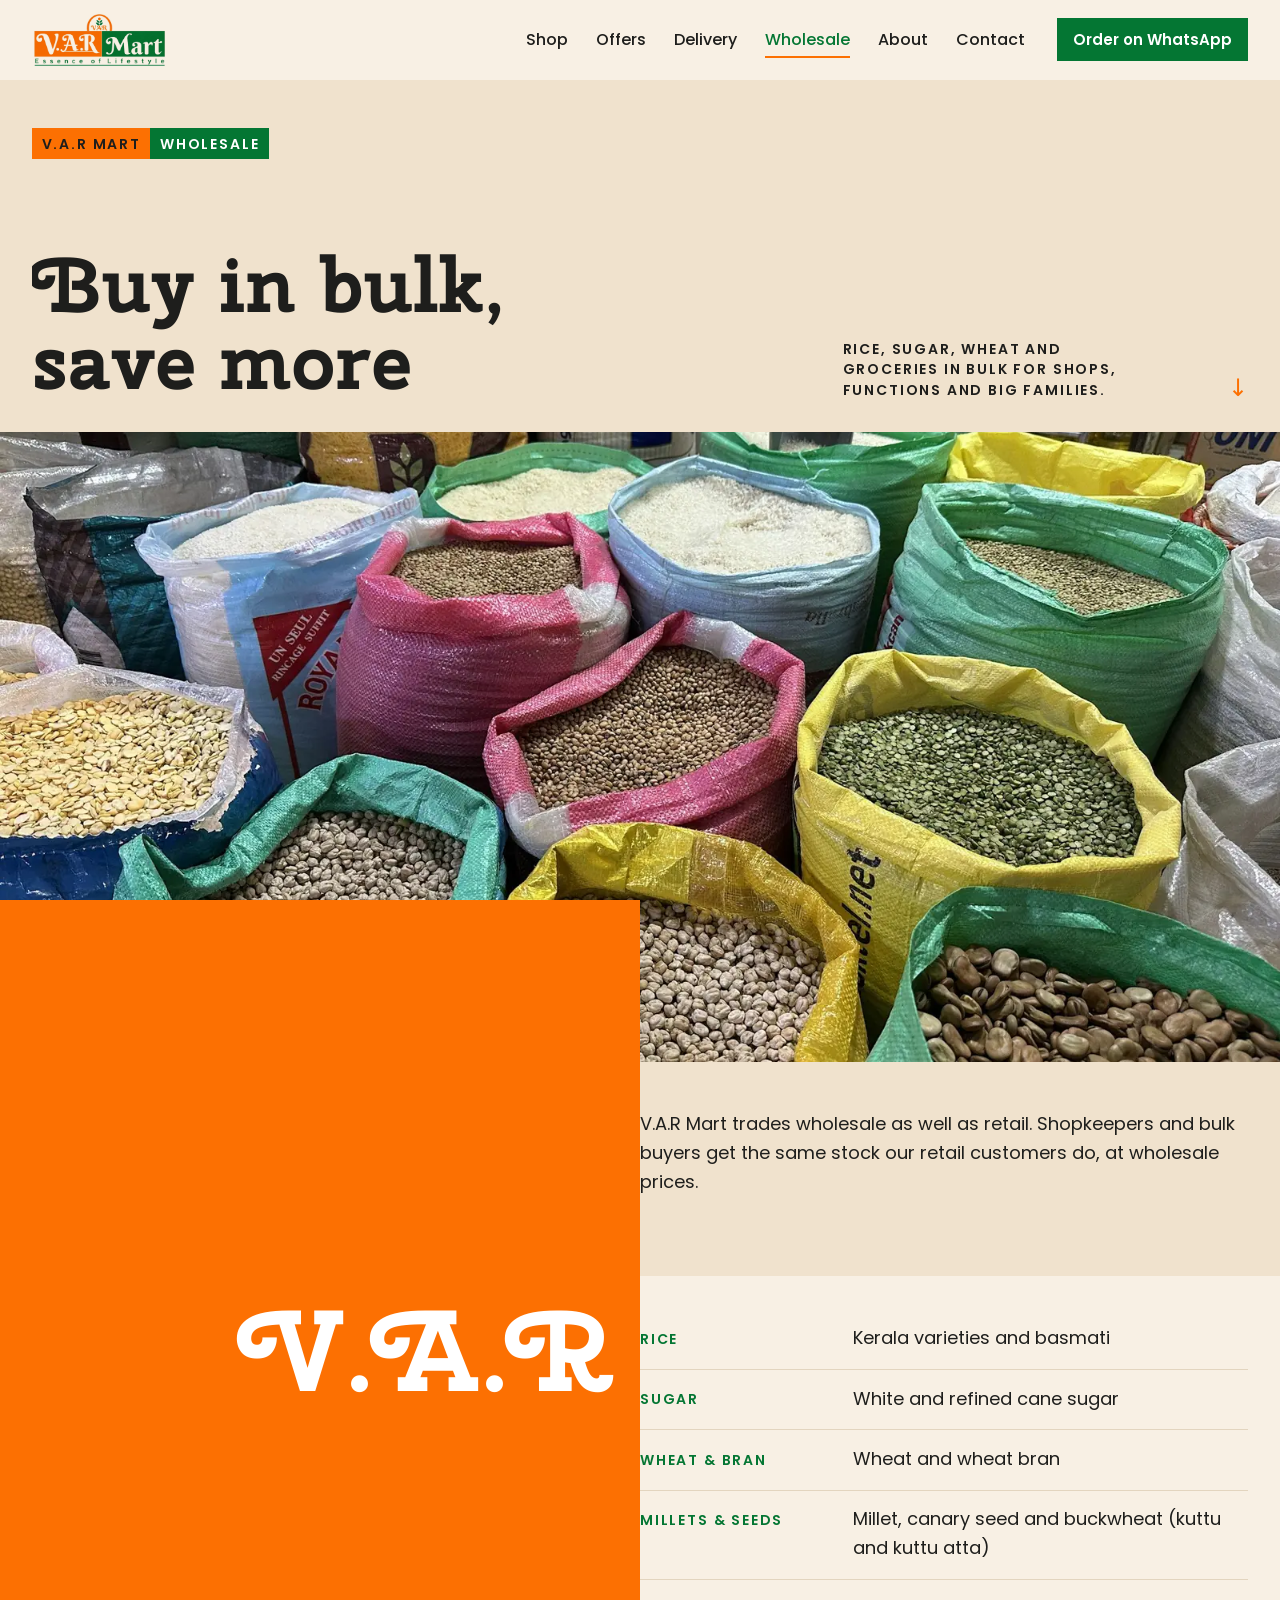
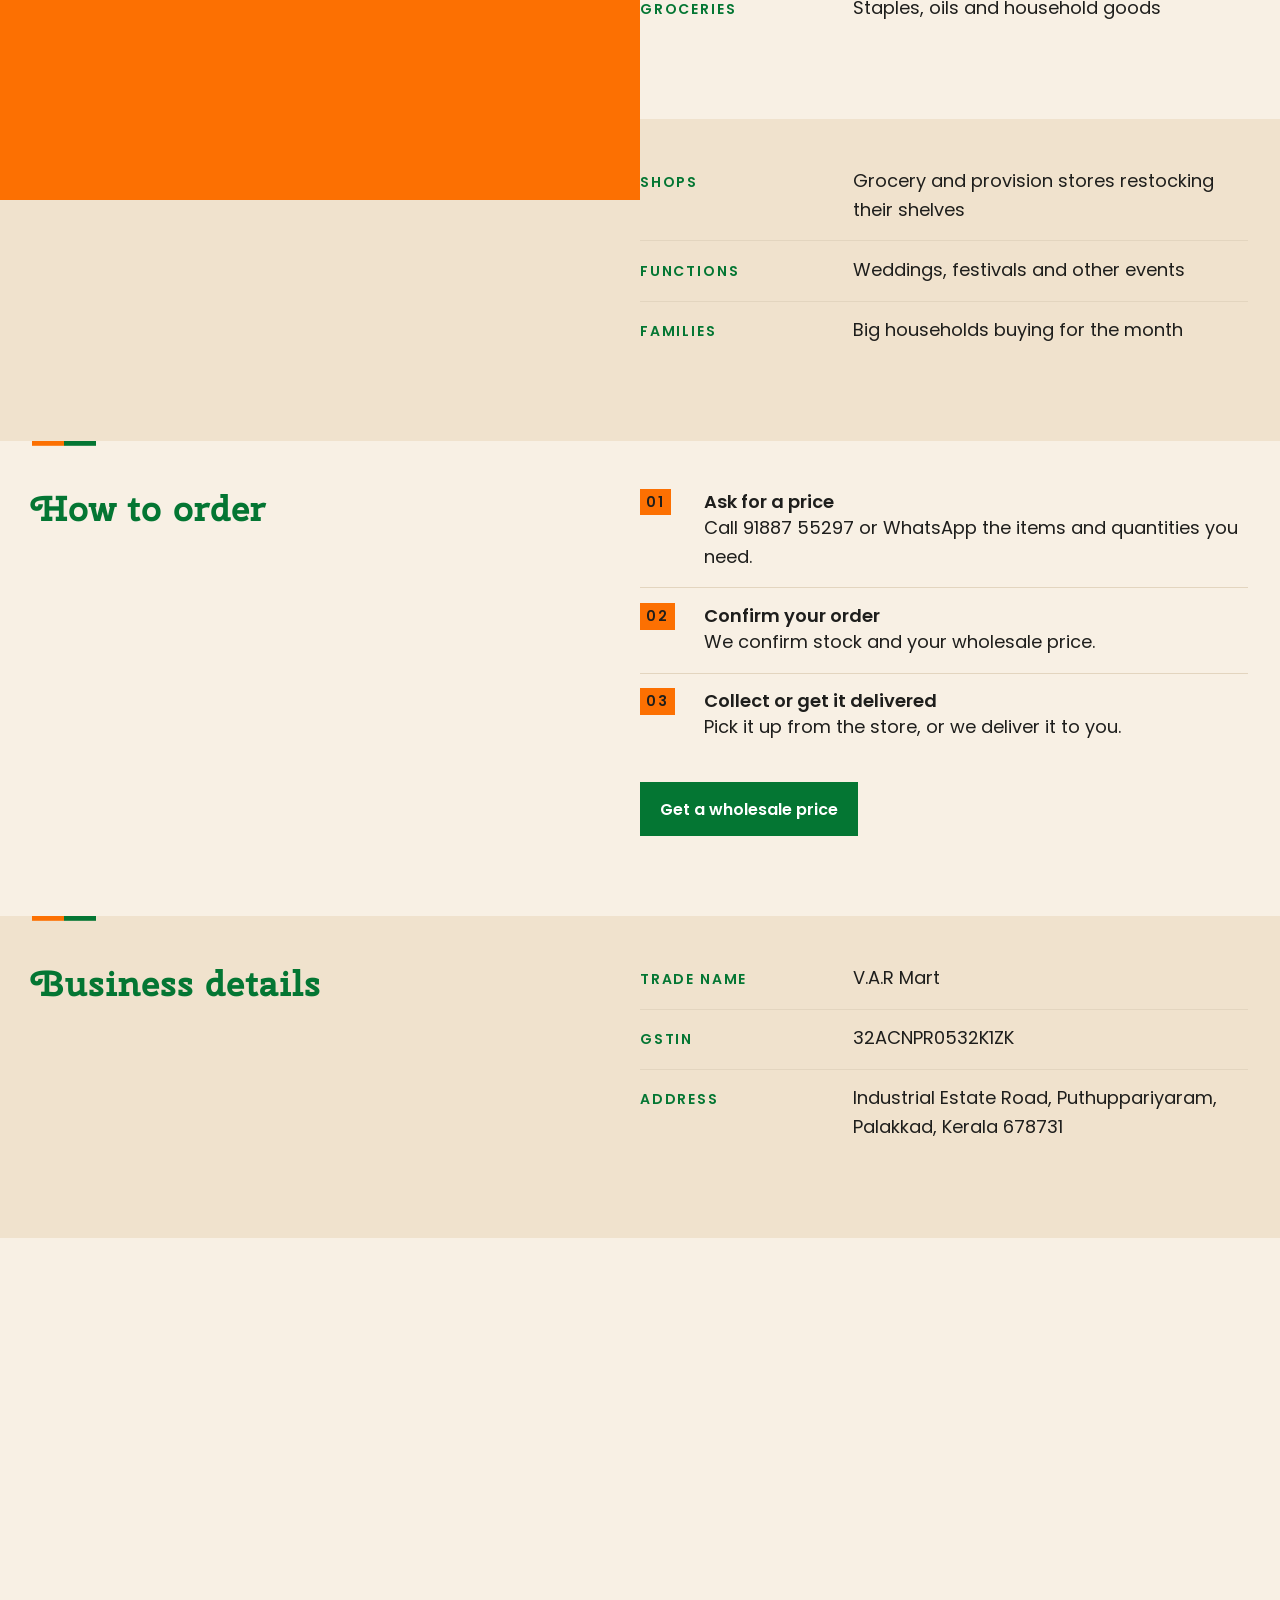
<file: wholesale.html>
<!doctype html>
<html lang="en">
<head>
  <meta charset="utf-8">
  <meta name="viewport" content="width=device-width, initial-scale=1">
  <title>Wholesale Rice, Sugar and Groceries in Palakkad · V.A.R Mart</title>
  <meta name="description" content="Wholesale rice, sugar, wheat, millets and groceries from V.A.R Mart, Puthuppariyaram, Palakkad, for shops, functions and bulk buyers.">
  <link rel="canonical" href="https://www.varmart.in/wholesale.html">
  <meta property="og:type" content="website">
  <meta property="og:site_name" content="V.A.R Mart">
  <meta property="og:locale" content="en_IN">
  <meta property="og:url" content="https://www.varmart.in/wholesale.html">
  <meta property="og:title" content="Wholesale Rice, Sugar and Groceries in Palakkad · V.A.R Mart">
  <meta property="og:description" content="Wholesale rice, sugar, wheat, millets and groceries from V.A.R Mart, Puthuppariyaram, Palakkad, for shops, functions and bulk buyers.">
  <meta property="og:image" content="https://www.varmart.in/assets/og-image.jpg">
  <meta property="og:image:width" content="1200">
  <meta property="og:image:height" content="630">
  <meta property="og:image:alt" content="V.A.R Mart logo, Essence of Lifestyle">
  <meta name="twitter:card" content="summary_large_image">
  <meta name="theme-color" content="#047633">
  <link rel="icon" href="assets/favicon.png">
  <link rel="preload" href="assets/fonts/cherry-swash-700-latin.woff2" as="font" type="font/woff2" crossorigin>
  <link rel="preload" href="assets/fonts/poppins-400-latin.woff2" as="font" type="font/woff2" crossorigin>
  <link rel="preload" href="assets/fonts/poppins-600-latin.woff2" as="font" type="font/woff2" crossorigin>
  <link rel="preload" href="assets/img/store/wholesale-sacks-960.webp" as="image" media="(max-width: 767px)" fetchpriority="high">
  <link rel="preload" href="assets/img/store/wholesale-sacks.webp" as="image" media="(min-width: 768px)" fetchpriority="high">
  <link rel="stylesheet" href="css/styles.css?v=20261030">
  <script src="js/vendor/gsap-3.13.0.min.js" defer></script>
  <script src="js/vendor/ScrollTrigger-3.13.0.min.js" defer></script>
  <script src="js/vendor/SplitText-3.13.0.min.js" defer></script>
  <script src="js/vendor/lenis-1.1.20.min.js" defer></script>
  <script src="js/main.js?v=20261030b" defer></script>
</head>
<body>
  <div class="cover" aria-hidden="true"><div class="cover__half cover__half--orange">V.A.R</div><div class="cover__half cover__half--green">Mart</div></div>
  <noscript><style>.cover { display: none; }</style></noscript>

  <header class="site-header">
    <a class="site-header__logo" href="index.html"><img src="assets/logo.webp" alt="V.A.R Mart, Essence of Lifestyle" width="800" height="331"></a>
    <nav class="main-nav" aria-label="Main">
      <a href="shop.html">Shop</a>
      <a href="offers.html">Offers</a>
      <a href="delivery.html">Delivery</a>
      <a href="wholesale.html" aria-current="page">Wholesale</a>
      <a href="about.html">About</a>
      <a href="contact.html">Contact</a>
    </nav>
    <a class="btn btn--green" href="https://wa.me/919496534297" target="_blank" rel="noopener">Order on WhatsApp</a>
    <button class="burger" aria-label="Open menu" aria-expanded="false" aria-controls="menu"><span></span><span></span></button>
  </header>

  <div class="menu" id="menu" aria-hidden="true" inert>
    <ul class="menu__links">
      <li><a href="index.html">Home</a></li>
      <li><a href="shop.html">Shop</a></li>
      <li><a href="offers.html">Offers</a></li>
      <li><a href="delivery.html">Delivery</a></li>
      <li><a href="wholesale.html">Wholesale</a></li>
      <li><a href="about.html">About</a></li>
      <li><a href="contact.html">Contact</a></li>
    </ul>
    <div class="menu__foot grid">
      <p class="label span-3">Mon – Sat · 9am – 8pm</p>
      <p class="label col-9"><a href="tel:+919188755297">Call 91887 55297</a><br><a href="https://wa.me/919496534297" target="_blank" rel="noopener">WhatsApp 94965 34297</a></p>
    </div>
  </div>

  <main>
    <section class="page-hero">
      <p class="pair label"><span>V.A.R Mart</span><span>Wholesale</span></p>
      <h1 class="page-hero__title">Buy in bulk, <br>save more</h1>
      <p class="label">Rice, sugar, wheat and groceries in bulk for shops, functions and big families.</p>
      <span class="page-hero__arrow" aria-hidden="true">↓</span>
    </section>
    <section class="media has-photo" aria-hidden="true" style="--bg: url('../assets/img/store/wholesale-sacks.webp') center / cover no-repeat; --bg-sm: url('../assets/img/store/wholesale-sacks-960.webp') center / cover no-repeat">
      <div class="media__img"></div>
    </section>
    <section class="block grid block--plain">
      <h2 class="h2">One counter, two prices</h2>
      <div class="right">
        <p class="text">V.A.R Mart trades wholesale as well as retail. Shopkeepers and bulk buyers get the same stock our retail customers do, at wholesale prices.</p>
      </div>
    </section>

    <section class="block grid">
      <p class="label kicker">What we supply</p>
      <div class="right">
        <div class="rows">
          <div class="row"><p class="label">Rice</p><p class="text">Kerala varieties and basmati</p></div>
          <div class="row"><p class="label">Sugar</p><p class="text">White and refined cane sugar</p></div>
          <div class="row"><p class="label">Wheat &amp; bran</p><p class="text">Wheat and wheat bran</p></div>
          <div class="row"><p class="label">Millets &amp; seeds</p><p class="text">Millet, canary seed and buckwheat (kuttu and kuttu atta)</p></div>
          <div class="row"><p class="label">Groceries</p><p class="text">Staples, oils and household goods</p></div>
        </div>
      </div>
    </section>

    <section class="block grid">
      <p class="label kicker">Who it’s for</p>
      <div class="right">
        <div class="rows">
          <div class="row"><p class="label">Shops</p><p class="text">Grocery and provision stores restocking their shelves</p></div>
          <div class="row"><p class="label">Functions</p><p class="text">Weddings, festivals and other events</p></div>
          <div class="row"><p class="label">Families</p><p class="text">Big households buying for the month</p></div>
        </div>
      </div>
    </section>

    <section class="block grid">
      <p class="label kicker">How to order</p>
      <div class="right">
        <div class="rows">
          <div class="row row--step"><span class="label num">01</span><div><p class="h3">Ask for a price</p><p class="text">Call 91887 55297 or WhatsApp the items and quantities you need.</p></div></div>
          <div class="row row--step"><span class="label num">02</span><div><p class="h3">Confirm your order</p><p class="text">We confirm stock and your wholesale price.</p></div></div>
          <div class="row row--step"><span class="label num">03</span><div><p class="h3">Collect or get it delivered</p><p class="text">Pick it up from the store, or we deliver it to you.</p></div></div>
        </div>
        <a class="btn btn--green" href="https://wa.me/919496534297" target="_blank" rel="noopener">Get a wholesale price</a>
      </div>
    </section>

    <section class="block grid">
      <p class="label kicker">Business details</p>
      <div class="right">
        <div class="rows">
          <div class="row"><p class="label">Trade name</p><p class="text">V.A.R Mart</p></div>
          <div class="row"><p class="label">GSTIN</p><p class="text">32ACNPR0532K1ZK</p></div>
          <div class="row"><p class="label">Address</p><p class="text">Industrial Estate Road, Puthuppariyaram, Palakkad, Kerala 678731</p></div>
        </div>
      </div>
    </section>
  </main>

  <footer class="footer grid">
    <p class="label type muted f-meta">Wholesale and retail supermarket<br>Puthuppariyaram, Palakkad, Kerala<br>© <span class="year">2026</span> V.A.R Mart</p>
    <div class="col-9 f-nav">
      <nav class="nav-list" aria-label="Footer">
        <a class="label type" href="shop.html">Shop</a>
        <a class="label type" href="offers.html">Offers</a>
        <a class="label type" href="delivery.html">Delivery</a>
        <a class="label type" href="wholesale.html" aria-current="page">Wholesale</a>
        <a class="label type" href="about.html">About</a>
        <a class="label type" href="contact.html">Contact</a>
      </nav>
      <a class="f-order label" href="https://wa.me/919496534297" target="_blank" rel="noopener"><span>Order on WhatsApp</span><span aria-hidden="true">→</span></a>
    </div>
    <div class="f-map">
      <div class="f-mark">
        <img src="assets/logo.webp" alt="" width="800" height="331">
        <p class="label f-map__links"><a href="https://www.google.com/maps/search/?api=1&amp;query=10.8058604%2C76.6263506" target="_blank" rel="noopener">Get directions →</a><a href="https://search.google.com/local/reviews?placeid=ChIJe_MXYcRxqDsRF4IPtjK3dOM" target="_blank" rel="noopener"><span class="stars" style="--r: 4.2" aria-hidden="true">★★★★★</span>4.2 on Google</a></p>
      </div>
      <iframe title="Map showing V.A.R Mart in Puthuppariyaram, Palakkad" data-src="https://www.google.com/maps?q=10.8058604,76.6263506&amp;z=15&amp;output=embed" loading="lazy" referrerpolicy="strict-origin-when-cross-origin"></iframe>
    </div>
    <div class="col-9 f-contact">
      <p class="label kicker type">Call</p>
      <p class="label type"><a href="tel:+919188755297">91887 55297</a><br><a href="tel:+919496534297">94965 34297</a><br><a href="tel:+919847024297">98470 24297</a></p>
      <p class="label kicker type">Open</p>
      <p class="label type">Mon – Sat, 9am – 8pm<br><a href="mailto:varmart2022@gmail.com">varmart2022@gmail.com</a></p>
      <p class="label kicker type">Visit</p>
      <p class="label type">Industrial Estate Road,<br>Puthuppariyaram,<br>Palakkad, Kerala 678731</p>
    </div>
    <a class="label type span-3 f-handle" href="https://www.instagram.com/v.a.r_mart/" target="_blank" rel="noopener">Instagram @v.a.r_mart</a>
    <a class="label type muted col-4 f-yt" href="https://www.youtube.com/@VAR_MART" target="_blank" rel="noopener">YouTube</a>
  </footer>

</body>
</html>
</file>
<file: css/styles.css>
/* V.A.R Mart site. Theme comes from the V.A.R Mart logo (orange + green blocks, swash serif,
   spaced sans tagline). Only the motion patterns are taken from the esrbespoke replica.
   Cached for a year: after changing this file, bump ?v= on its link in all 7 pages. */

/* Fonts are self-hosted (assets/fonts, from Google Fonts, SIL Open Font License) so the page
   needs no third-party connection. latin-ext carries the ₹ sign. */
@font-face { font-family: "Cherry Swash"; font-weight: 700; font-display: swap; src: url("../assets/fonts/cherry-swash-700-latin-ext.woff2") format("woff2"); unicode-range: U+0100-02BA, U+02BD-02C5, U+02C7-02CC, U+02CE-02D7, U+02DD-02FF, U+0304, U+0308, U+0329, U+1D00-1DBF, U+1E00-1E9F, U+1EF2-1EFF, U+2020, U+20A0-20AB, U+20AD-20C4, U+2113, U+2C60-2C7F, U+A720-A7FF; }
@font-face { font-family: "Cherry Swash"; font-weight: 700; font-display: swap; src: url("../assets/fonts/cherry-swash-700-latin.woff2") format("woff2"); unicode-range: U+0000-00FF, U+0131, U+0152-0153, U+02BB-02BC, U+02C6, U+02DA, U+02DC, U+0304, U+0308, U+0329, U+2000-206F, U+20AC, U+2122, U+2191, U+2193, U+2212, U+2215, U+FEFF, U+FFFD; }
/* Same file for the page-change cover, but never drawn in a fallback font (it shows while a page loads) */
@font-face { font-family: "Cherry Swash Cover"; font-weight: 700; font-display: block; src: url("../assets/fonts/cherry-swash-700-latin.woff2") format("woff2"); }
@font-face { font-family: "Poppins"; font-weight: 400; font-display: swap; src: url("../assets/fonts/poppins-400-latin-ext.woff2") format("woff2"); unicode-range: U+0100-02BA, U+02BD-02C5, U+02C7-02CC, U+02CE-02D7, U+02DD-02FF, U+0304, U+0308, U+0329, U+1D00-1DBF, U+1E00-1E9F, U+1EF2-1EFF, U+2020, U+20A0-20AB, U+20AD-20C4, U+2113, U+2C60-2C7F, U+A720-A7FF; }
@font-face { font-family: "Poppins"; font-weight: 400; font-display: swap; src: url("../assets/fonts/poppins-400-latin.woff2") format("woff2"); unicode-range: U+0000-00FF, U+0131, U+0152-0153, U+02BB-02BC, U+02C6, U+02DA, U+02DC, U+0304, U+0308, U+0329, U+2000-206F, U+20AC, U+2122, U+2191, U+2193, U+2212, U+2215, U+FEFF, U+FFFD; }
@font-face { font-family: "Poppins"; font-weight: 500; font-display: swap; src: url("../assets/fonts/poppins-500-latin-ext.woff2") format("woff2"); unicode-range: U+0100-02BA, U+02BD-02C5, U+02C7-02CC, U+02CE-02D7, U+02DD-02FF, U+0304, U+0308, U+0329, U+1D00-1DBF, U+1E00-1E9F, U+1EF2-1EFF, U+2020, U+20A0-20AB, U+20AD-20C4, U+2113, U+2C60-2C7F, U+A720-A7FF; }
@font-face { font-family: "Poppins"; font-weight: 500; font-display: swap; src: url("../assets/fonts/poppins-500-latin.woff2") format("woff2"); unicode-range: U+0000-00FF, U+0131, U+0152-0153, U+02BB-02BC, U+02C6, U+02DA, U+02DC, U+0304, U+0308, U+0329, U+2000-206F, U+20AC, U+2122, U+2191, U+2193, U+2212, U+2215, U+FEFF, U+FFFD; }
@font-face { font-family: "Poppins"; font-weight: 600; font-display: swap; src: url("../assets/fonts/poppins-600-latin-ext.woff2") format("woff2"); unicode-range: U+0100-02BA, U+02BD-02C5, U+02C7-02CC, U+02CE-02D7, U+02DD-02FF, U+0304, U+0308, U+0329, U+1D00-1DBF, U+1E00-1E9F, U+1EF2-1EFF, U+2020, U+20A0-20AB, U+20AD-20C4, U+2113, U+2C60-2C7F, U+A720-A7FF; }
@font-face { font-family: "Poppins"; font-weight: 600; font-display: swap; src: url("../assets/fonts/poppins-600-latin.woff2") format("woff2"); unicode-range: U+0000-00FF, U+0131, U+0152-0153, U+02BB-02BC, U+02C6, U+02DA, U+02DC, U+0304, U+0308, U+0329, U+2000-206F, U+20AC, U+2122, U+2191, U+2193, U+2212, U+2215, U+FEFF, U+FFFD; }

:root {
  --orange: #fc7002;
  --orange-dark: #d95f00;
  /* Orange text needs these to stay readable: darker on beige, lighter on green (3:1 for large text) */
  --orange-text: #c25400;
  --orange-on-green: #ffb36b;
  --green: #047633;
  --green-deep: #035a27;
  /* Warm beige page with a deeper sand band every other section; white is kept for cards */
  --paper: #f8f0e4;
  --cream: #f0e2cd;
  --white: #fff;
  --card: #fffbf5;
  --ink: #1e1e1c;
  --muted: #5f5c55;
  --rule: #e3d5bf;
  --pad: 2rem;
  --header-h: 5rem;
  --ease: cubic-bezier(0.16, 1, 0.3, 1);
  --display: "Cherry Swash", Georgia, serif;
  --sans: "Poppins", system-ui, sans-serif;
}

* { box-sizing: border-box; margin: 0; padding: 0; }
html { background: var(--paper); }
body {
  font-family: var(--sans);
  color: var(--ink);
  background: var(--paper);
  -webkit-font-smoothing: antialiased;
}
a { color: inherit; text-decoration: none; }
button, input, textarea { font: inherit; color: inherit; background: none; border: 0; }
button { cursor: pointer; }
ul, ol { list-style: none; }
img { display: block; max-width: 100%; height: auto; }
:focus-visible { outline: 2px solid var(--orange); outline-offset: 2px; }
.sr-only { position: absolute; width: 1px; height: 1px; overflow: hidden; clip: rect(0 0 0 0); }

/* Lenis */
html.lenis, html.lenis body { height: auto; }
.lenis.lenis-smooth { scroll-behavior: auto !important; }
.lenis.lenis-stopped { overflow: hidden; }

/* Grid: three anchor points at columns 1, 4 and 9 */
.grid { display: grid; grid-template-columns: repeat(12, 1fr); padding-inline: var(--pad); }
.span-3 { grid-column: 1 / span 3; }
.col-4 { grid-column: 4 / span 5; }
.col-9 { grid-column: 9 / span 4; }

/* Type: spaced uppercase labels echo the logo's "Essence of Lifestyle" line */
.label {
  font-family: var(--sans);
  font-weight: 600;
  font-size: 0.875rem;
  line-height: 1.45;
  letter-spacing: 0.13em;
  text-transform: uppercase;
}
/* The logo has a white box; multiply lets the beige show through it */
img[src$="logo.webp"] { mix-blend-mode: multiply; }
.kicker { color: var(--green); }
.muted { color: var(--muted); }
.large-body {
  font-size: clamp(1.375rem, 2.5vw, 2.25rem);
  line-height: 1.2;
  letter-spacing: -0.01em;
}
.display {
  font-family: var(--display);
  font-weight: 700;
  line-height: 1;
}
.link-arrow { border-bottom: 2px solid var(--orange); padding-bottom: 0.2rem; }

/* Orange/green paired blocks, like the logo's V.A.R | Mart */
.pair { display: inline-flex; }
.pair span { padding: 0.35rem 0.6rem; }
.pair span:first-child { background: var(--orange); color: var(--ink); }
.pair span:last-child { background: var(--green); color: var(--white); }
.stripe { height: 0.5rem; background: linear-gradient(90deg, var(--orange) 50%, var(--green) 50%); }

/* Buttons */
.btn {
  display: inline-flex;
  align-items: center;
  gap: 0.5rem;
  padding: 0.9rem 1.25rem;
  font-weight: 600;
  font-size: 1rem;
  transition: background-color 300ms var(--ease), color 300ms var(--ease), border-color 300ms var(--ease);
}
.btn--orange { background: var(--orange); color: var(--ink); }
.btn--orange:hover { background: var(--orange-dark); }
.btn--green { background: var(--green); color: var(--white); }
.btn--green:hover { background: var(--green-deep); }
.btn--ghost { border: 1.5px solid currentColor; }
.btn--ghost:hover { background: var(--white); color: var(--green); border-color: var(--white); }

/* Intro (home only): the logo wipes in on white, then the overlay slides up */
.intro {
  position: fixed;
  inset: 0;
  z-index: 100;
  background: var(--paper);
  display: grid;
  place-content: center;
  justify-items: center;
  gap: 2rem;
  padding: var(--pad);
}
/* Start hidden so nothing shows before the script animates it in */
.intro__logo { width: min(34rem, 80vw); clip-path: inset(0% 100% 0% 0%); }
.intro .stripe { position: absolute; left: 0; right: 0; bottom: 0; transform: scaleX(0); transform-origin: left center; }
.intro .label { opacity: 0; transform: translateY(12px); }

/* Cover between pages: the logo's two blocks, "V.A.R" on orange and "Mart" on green,
   closing from above and below and parting on the next page */
.cover { position: fixed; inset: 0; z-index: 95; display: flex; pointer-events: none; }
.cover__half {
  flex: 1;
  display: grid;
  align-items: center;
  justify-items: end;
  padding: 0 clamp(0.75rem, 2vw, 2rem);
  background: var(--orange);
  color: var(--white);
  font-family: "Cherry Swash Cover", var(--display);
  font-weight: 700;
  font-size: clamp(3rem, 9vw, 8.5rem);
  line-height: 1;
}
.cover__half--green { justify-items: start; background: var(--green); }

/* Header: white bar with the logo */
.site-header {
  position: sticky;
  top: 0;
  z-index: 60;
  height: var(--header-h);
  display: flex;
  align-items: center;
  gap: 2rem;
  padding-inline: var(--pad);
  background: var(--paper);
  border-bottom: 1px solid transparent;
  transition: border-color 300ms var(--ease), box-shadow 300ms var(--ease);
}
.site-header.is-scrolled { border-color: var(--rule); box-shadow: 0 6px 24px rgba(30, 30, 28, 0.06); }
.site-header__logo img { height: 3.5rem; width: auto; }
.main-nav { display: flex; gap: 1.75rem; margin-left: auto; }
.main-nav a {
  position: relative;
  font-weight: 500;
  font-size: 1rem;
  padding-block: 0.35rem;
}
.main-nav a::after {
  content: "";
  position: absolute;
  left: 0;
  right: 0;
  bottom: 0;
  height: 2px;
  background: var(--orange);
  transform: scaleX(0);
  transform-origin: left;
  transition: transform 500ms var(--ease);
}
.main-nav a:hover::after, .main-nav a[aria-current="page"]::after { transform: none; }
.main-nav a[aria-current="page"] { color: var(--green); }
.site-header .btn { padding: 0.65rem 1rem; font-size: 0.9375rem; }
.burger {
  display: none;
  width: 2.5rem;
  height: 2.5rem;
  background: var(--green);
  place-content: center;
  gap: 5px;
}
.burger span {
  display: block;
  width: 1.1rem;
  height: 2px;
  background: var(--white);
  transition: transform 500ms var(--ease);
}
.menu-open .burger span:first-child { transform: translateY(3.5px) rotate(45deg); }
.menu-open .burger span:last-child { transform: translateY(-3.5px) rotate(-45deg); }

/* Menu overlay (phones), under the header so the burger stays reachable */
.menu {
  position: fixed;
  inset: 0;
  z-index: 50;
  background: var(--green);
  color: var(--white);
  display: flex;
  flex-direction: column;
  justify-content: space-between;
  padding: calc(var(--header-h) + 2rem) 0 2rem;
  clip-path: inset(0% 0% 100% 0%);
}
.menu__links { padding-inline: var(--pad); }
.menu__links li { overflow: hidden; }
.menu__links a {
  display: block;
  font-family: var(--display);
  font-weight: 700;
  font-size: clamp(2.5rem, 11vw, 4rem);
  line-height: 1.15;
}
.menu__foot { row-gap: 1rem; }

/* Custom cursor for the slider */
.cursor {
  position: fixed;
  top: 0;
  left: 0;
  z-index: 70;
  pointer-events: none;
  opacity: 0;
  visibility: hidden;
}
.cursor__thumb {
  width: 13.5rem;
  aspect-ratio: 1;
  background: var(--bg, var(--green));
  border: 4px solid var(--white);
}
.cursor__tag {
  position: absolute;
  top: 1rem;
  left: 1rem;
  background: var(--white);
  color: var(--ink);
  padding: 0.35rem 0.5rem;
}

/* Main sits above the footer so it can slide off and reveal it */
main { position: relative; z-index: 1; background: var(--paper); }

/* Photo slots read their image from --bg (set inline on the slide or .media section).
   A url() inside a custom property resolves from this stylesheet's folder (css/), not the page,
   so inline values use '../assets/img/...'. The tones below are the fallback colours. */
.tone-green { --bg: #047633; }
.tone-orange { --bg: #fc7002; }
.tone-deep { --bg: #035a27; }
.tone-cream { --bg: #f3e6d4; }

/* ---------- Home ---------- */

/* Hero: green, falling rice grains, the logo's orange arc and dot */
.hero {
  position: relative;
  height: calc(100svh - var(--header-h));
  min-height: 34rem;
  overflow: hidden;
  background: var(--green);
  color: var(--white);
}
.hero__media { position: absolute; inset: -10% 0 0; }
.grains { position: absolute; inset: 0; width: 100%; height: 100%; }
.hero__arc {
  position: absolute;
  right: -16vw;
  bottom: -58vw;
  width: 72vw;
  aspect-ratio: 1;
  border: 3px solid var(--orange);
  border-radius: 50%;
}
.hero__sun {
  position: absolute;
  left: 50%;
  top: 7%;
  width: 3.5rem;
  aspect-ratio: 1;
  translate: -50% 0;
  border-radius: 50%;
  background: var(--orange);
}
/* A soft glow that breathes around the sun */
.hero__sun::after {
  content: "";
  position: absolute;
  inset: -100%;
  border-radius: 50%;
  background: radial-gradient(closest-side, rgba(252, 112, 2, 0.45), rgba(252, 112, 2, 0));
  animation: sun-glow 4.5s cubic-bezier(0.77, 0, 0.175, 1) infinite alternate;
}
@keyframes sun-glow {
  from { transform: scale(0.8); opacity: 0.55; }
  to { transform: scale(1.15); opacity: 1; }
}
@media (prefers-reduced-motion: reduce) {
  .hero__sun::after { animation: none; }
}
.hero__content {
  position: absolute;
  inset: 0;
  align-content: center;
  row-gap: 2rem;
  z-index: 1;
}
.hero__title {
  grid-column: 1 / span 8;
  font-family: var(--display);
  font-weight: 700;
  font-size: clamp(3rem, 6.5vw, 6rem);
  line-height: 1;
}
.hero__title em { font-style: normal; color: var(--orange); }
.hero__blurb { grid-column: 1 / span 5; font-size: 1.25rem; line-height: 1.5; max-width: 34rem; }
.hero__cta { grid-column: 1 / span 8; display: flex; flex-wrap: wrap; gap: 0.75rem; }
.hero__rating { grid-column: 1 / span 8; justify-self: start; display: inline-flex; align-items: center; gap: 0.6rem; }
.hero__rating .g-logo { width: 1.25rem; height: 1.25rem; padding: 0.15rem; background: var(--white); border-radius: 50%; box-sizing: content-box; }
.hero__rating:hover { color: var(--orange); }
.hero__foot { position: absolute; left: 0; right: 0; bottom: 2rem; z-index: 1; }

/* Statement (cream) */
.statement {
  background: var(--cream);
  padding: 3.5rem var(--pad) 3rem;
  display: flex;
  flex-direction: column;
  gap: 3rem;
}
/* Quick facts under the statement */
.facts { display: grid; grid-template-columns: repeat(4, 1fr); border-top: 1px solid var(--rule); }
.facts a { display: grid; gap: 0.5rem; padding: 1.5rem 1.5rem 0.5rem 0; transition: color 300ms var(--ease); }
.facts li + li a { padding-left: 1.5rem; border-left: 1px solid var(--rule); }
.facts__big { font-family: var(--display); font-weight: 700; font-size: clamp(2.25rem, 3.6vw, 3.25rem); line-height: 1; color: var(--orange-text); }
.facts li:nth-child(even) .facts__big { color: var(--green); }
.facts a:hover .label { color: var(--orange); }

/* Slider */
.slider { position: relative; height: 90svh; overflow: hidden; cursor: none; color: var(--white); }
/* One invisible button over the whole slider, so it works with a keyboard too */
.slider__next { position: absolute; inset: 0; z-index: 3; cursor: inherit; outline-offset: -4px; }
.slide {
  position: absolute;
  inset: 0;
  background: var(--bg);
  visibility: hidden;
  display: grid;
  place-items: center;
}
.slide.is-active { visibility: visible; z-index: 1; }
.slide.is-next { visibility: visible; z-index: 2; }
.slide__word {
  font-family: var(--display);
  font-weight: 700;
  font-size: 15vw;
  line-height: 0.9;
  color: rgba(255, 255, 255, 0.16);
}
.slide__caption { position: absolute; left: var(--pad); bottom: 2rem; }
.slide__note { position: absolute; right: var(--pad); bottom: 2rem; color: rgba(255, 255, 255, 0.7); }
/* Real photos: a soft shade along the bottom keeps the white caption readable */
.slide.has-photo::after {
  content: "";
  position: absolute;
  inset: 55% 0 0;
  background: linear-gradient(transparent, rgba(0, 0, 0, 0.5));
}
.slide.has-photo .slide__caption { z-index: 1; }
.tone-orange.slide, .tone-cream.slide { color: var(--ink); }
.tone-orange .slide__word, .tone-cream .slide__word { color: rgba(30, 30, 28, 0.1); }
.tone-orange .slide__note, .tone-cream .slide__note { color: rgba(30, 30, 28, 0.6); }

/* Departments: the name at screen centre turns green, the card swaps */
.depts { padding: 3.5rem 0 14vh; }
.depts__head { margin-bottom: 4rem; }
.depts__head .col-9 { max-width: 18rem; }
.depts__list { grid-column: 1 / span 8; }
.depts__list a {
  display: block;
  font-family: var(--display);
  font-weight: 700;
  font-size: clamp(2.75rem, 5.8vw, 5.5rem);
  line-height: 1.1;
  color: #968670;
  transition: color 500ms var(--ease);
}
.depts__list li.is-active a { color: var(--green); }
.depts__list .label { display: none; }
/* Photo card, 23rem x 28.75rem, held at screen centre */
.depts__media {
  position: sticky;
  top: calc(50vh - 14.375rem + var(--header-h) / 2);
  width: min(100%, 23rem);
  aspect-ratio: 4 / 5;
  overflow: hidden;
}
.depts__frame {
  position: absolute;
  inset: 0;
  display: flex;
  flex-direction: column;
  justify-content: space-between;
  padding: 1.25rem;
  color: var(--white);
  /* --img is set inline per department; the shade keeps the white text readable */
  background: linear-gradient(transparent 45%, rgba(0, 0, 0, 0.68)), var(--img, none) center / cover, var(--green);
  opacity: 0;
  transform: scale(1.08);
  /* Outgoing card drops out fast so the two texts never sit on top of each other */
  transition: opacity 150ms ease-out, transform 900ms var(--ease);
}
.depts__frame.is-active { opacity: 1; transform: none; transition: opacity 500ms var(--ease) 100ms, transform 900ms var(--ease); }
/* Department name sits on a brand chip, orange and green in turn */
.depts__frame > .label:first-child { align-self: start; padding: 0.35rem 0.6rem; background: var(--green); }
.depts__frame:nth-child(even) > .label:first-child { background: var(--orange); color: var(--ink); }
.depts__frame > .depts__big { margin-top: auto; margin-bottom: 0.5rem; }
.depts__big { font-family: var(--display); font-weight: 700; font-size: 2.25rem; line-height: 1.05; }
.depts__more { margin-top: 3rem; }
.depts__more a { grid-column: 1 / span 4; justify-self: start; }

/* Reviews (cream): rating summary, then review cards in a sideways loop. Filled by js/reviews.js */
.reviews {
  background: linear-gradient(90deg, var(--orange) 50%, var(--green) 50%) 0 0 / 100% 0.5rem no-repeat, var(--cream);
  padding: 4rem 0 6rem;
}
.reviews__head { row-gap: 1.25rem; margin-bottom: 3.5rem; }
.reviews__head .h2 { grid-column: 1 / span 8; }
.stars {
  --r: 5;
  display: inline-block;
  width: max-content;
  font-size: 1.25rem;
  line-height: 1;
  letter-spacing: 0.04em;
  /* Gold up to the rating, grey after it, so 4.2 shows a partly filled fifth star */
  background: linear-gradient(90deg, var(--orange) calc(var(--r) / 5 * 100%), #d3c5b0 0);
  -webkit-background-clip: text;
  background-clip: text;
  color: transparent;
}
.g-logo { width: 1.25rem; height: 1.25rem; flex: none; }
.jd-logo {
  flex: none;
  display: grid;
  place-items: center;
  width: 1.5rem;
  height: 1.5rem;
  border-radius: 0.3rem;
  background: #0076d7;
  color: var(--white);
  font-size: 0.75rem;
  font-weight: 600;
}
.rv-summary { gap: 2rem 1.5rem; align-items: center; margin-bottom: 3.5rem; }
.rv-score {
  grid-column: span 3;
  display: grid;
  gap: 0.5rem;
  justify-items: start;
  padding: 1.5rem;
  background: var(--card);
  border: 1px solid var(--rule);
  transition: border-color 300ms var(--ease);
}
.rv-score:hover { border-color: var(--orange); }
.rv-score__src { display: flex; align-items: center; gap: 0.5rem; font-weight: 600; }
.rv-score__num { font-family: var(--display); font-weight: 700; font-size: 3.5rem; line-height: 1; }
.rv-bars { grid-column: span 3; display: grid; gap: 0.45rem; font-size: 0.9375rem; }
.rv-bars li { display: grid; grid-template-columns: 2.25rem 1fr 1.5rem; align-items: center; gap: 0.6rem; }
.rv-bars li span:last-child { text-align: right; color: var(--muted); }
.rv-bar { height: 0.5rem; background: var(--rule); border-radius: 1rem; overflow: hidden; }
.rv-bar i { display: block; height: 100%; background: var(--orange); }
.rv-links { grid-column: 10 / span 3; display: grid; gap: 1.25rem; justify-items: start; }

.rv-marquee {
  overflow: hidden;
  /* Fade the cards in and out at the screen edges */
  mask-image: linear-gradient(90deg, transparent, #000 6%, #000 94%, transparent);
}
.rv-track { display: flex; width: max-content; animation: rv-slide var(--dur, 60s) linear infinite; }
.rv-marquee:hover .rv-track, .rv-marquee:focus-within .rv-track, .rv-marquee.is-paused .rv-track { animation-play-state: paused; }
.rv-pause { display: block; margin: 1.25rem var(--pad) 0 auto; padding-block: 0.25rem; border-bottom: 2px solid var(--orange); }
.rv-set { display: flex; gap: 1.25rem; padding-right: 1.25rem; align-items: stretch; }
@keyframes rv-slide { to { transform: translateX(-50%); } }
.rv-card {
  width: 22rem;
  display: flex;
  flex-direction: column;
  gap: 0.9rem;
  padding: 1.5rem;
  background: var(--card);
  border: 1px solid var(--rule);
  box-shadow: 0 8px 24px rgba(30, 30, 28, 0.05);
}
.rv-card__who { display: grid; grid-template-columns: auto 1fr auto; align-items: center; gap: 0.75rem; }
.rv-card__who b { display: block; font-weight: 600; font-size: 1rem; line-height: 1.3; }
.rv-card__meta { display: block; font-size: 0.875rem; color: var(--muted); }
.rv-avatar {
  display: grid;
  place-items: center;
  width: 2.75rem;
  height: 2.75rem;
  border-radius: 50%;
  background: var(--orange);
  color: var(--ink);
  font-weight: 600;
  font-size: 1.125rem;
}
.rv-avatar--green { background: var(--green); color: var(--white); }
.rv-card blockquote { font-size: 1.0625rem; line-height: 1.55; }
@media (prefers-reduced-motion: reduce) {
  .rv-marquee { overflow-x: auto; mask-image: none; }
  .rv-track { animation: none; }
  .rv-set[aria-hidden], .rv-pause { display: none; }
}

/* Services (green) */
.services {
  background: var(--green);
  color: var(--white);
  padding: 3.5rem 0 6rem;
}
.services > .label, .services > .large-body { padding-inline: var(--pad); }
.services > .large-body { margin: 3.5rem 0 5rem; max-width: 64rem; }
.services__wrap { border-top: 1px solid rgba(255, 255, 255, 0.25); margin-inline: var(--pad); padding-inline: 0; padding-top: 1.5rem; row-gap: 1.5rem; }
/* Photo fills the left side beside the list */
.services__photo { grid-column: 1 / span 7; grid-row: 2; min-height: 22rem; margin-right: 2rem; background: var(--bg); }
.services__list { grid-row: 1 / span 2; }
.services__list li { border-bottom: 1px solid rgba(255, 255, 255, 0.25); transition: opacity 500ms var(--ease); }
.services__list a {
  display: grid;
  grid-template-columns: 3.5rem 1fr auto;
  align-items: center;
  padding: 1.25rem 0;
  font-size: 1.25rem;
  font-weight: 500;
}
.services__list li:first-child a { padding-top: 0; }
.services__list .num { justify-self: start; background: var(--orange); color: var(--ink); padding: 0.2rem 0.4rem; letter-spacing: 0.08em; }
.services__list:hover li { opacity: 0.45; }
.services__list li:hover { opacity: 1; }

/* Delivery call-out at the end of the green section */
.delivery { margin-top: 5rem; row-gap: 2rem; align-items: end; }
.delivery__big { grid-column: 1 / span 7; font-family: var(--display); font-weight: 700; font-size: clamp(2.5rem, 4.5vw, 4rem); line-height: 1; }
.delivery__big em { font-style: normal; color: var(--orange-on-green); }
.delivery__side { display: grid; gap: 1.25rem; justify-items: start; }

/* ---------- Inner pages ---------- */

/* Page header (cream): title bottom-left, blurb and arrow bottom-right */
.page-hero {
  display: grid;
  grid-template-columns: repeat(12, 1fr);
  align-items: end;
  row-gap: 1.5rem;
  min-height: calc(48svh - var(--header-h));
  padding: 3rem var(--pad) 2rem;
  background: var(--cream);
}
.page-hero > * { grid-row: 2; }
.page-hero > .pair.label { grid-row: 1; grid-column: 1 / -1; justify-self: start; align-self: start; max-width: none; }
.page-hero__title {
  grid-column: 1 / span 7;
  font-family: var(--display);
  font-weight: 700;
  font-size: clamp(3rem, 6vw, 5.5rem);
  line-height: 1;
}
.page-hero > .label { grid-column: 9 / span 3; max-width: 18rem; }
.page-hero__arrow { grid-column: 12; justify-self: end; font-size: 1.5rem; line-height: 1; color: var(--orange); }

/* Full-bleed photo slot with parallax */
.media { position: relative; height: 70svh; overflow: hidden; color: var(--white); }
.media__img { position: absolute; inset: -10% 0; background: var(--bg); }
.media__word {
  position: absolute;
  inset: 0;
  display: grid;
  place-items: center;
  font-family: var(--display);
  font-weight: 700;
  font-size: 13vw;
  line-height: 0.9;
  color: rgba(255, 255, 255, 0.16);
}
.media__note { position: absolute; right: var(--pad); bottom: 2rem; color: rgba(255, 255, 255, 0.7); }
.media.tone-orange, .media.tone-cream { color: var(--ink); }
.media.tone-orange .media__word, .media.tone-cream .media__word { color: rgba(30, 30, 28, 0.1); }
.media.tone-orange .media__note, .media.tone-cream .media__note { color: rgba(30, 30, 28, 0.6); }

/* Two-column blocks: heading or label left, content from column 7.
   Each block is a full-width band that starts with a short orange/green stripe,
   and every other band is sand-coloured so sections read apart. */
.block {
  padding-block: 3rem 5rem;
  row-gap: 2rem;
  background: linear-gradient(90deg, var(--orange) 50%, var(--green) 50%) var(--pad) 0 / 4rem 0.3rem no-repeat;
}
main > .block:nth-child(odd) { background-color: var(--cream); }
.block--plain { background-image: none; }
/* Section names in the left column read as headings and stay in view beside long content */
.block > .label.kicker {
  grid-column: 1 / span 5;
  align-self: start;
  position: sticky;
  top: calc(var(--header-h) + 2rem);
  font-family: var(--display);
  font-weight: 700;
  font-size: clamp(1.75rem, 2.8vw, 2.5rem);
  line-height: 1.1;
  letter-spacing: 0;
  text-transform: none;
}
/* Department photo under the heading (shop page) */
.block:has(.block__photo) { grid-template-rows: auto 1fr; }
.block:has(.block__photo) > .right { grid-row: 1 / span 2; }
.block__photo { grid-column: 1 / span 4; grid-row: 2; width: 100%; aspect-ratio: 4 / 3; object-fit: cover; mix-blend-mode: multiply; }
.h2 {
  grid-column: 1 / span 6;
  font-family: var(--display);
  font-weight: 700;
  font-size: clamp(2.25rem, 4vw, 3.5rem);
  line-height: 1.05;
}
.block > .label, .block > .h3 { grid-column: 1 / span 3; }
.block > .addr { grid-column: 4 / span 3; }
.right { grid-column: 7 / -1; display: grid; gap: 1.5rem; align-content: start; justify-items: start; }
.right > * { width: 100%; }
.right > .btn, .right > .pair { width: auto; }
.text { font-size: 1.125rem; line-height: 1.6; }
.h3 { font-family: var(--display); font-size: 1.875rem; font-weight: 700; line-height: 1.1; }
.row .h3 { font-family: var(--sans); font-size: 1.125rem; font-weight: 600; line-height: 1.4; }
.tag { display: inline-block; background: var(--white); color: var(--ink); padding: 0.3rem 0.5rem; }
.tag--ended { background: var(--rule); color: var(--muted); }

/* Line masks from SplitText: leave room for descenders and swashes */
.hero__title > div, .page-hero__title > div, .reveal-lines > div { padding-bottom: 0.15em; margin-bottom: -0.15em; }

/* Label/value rows */
.rows { display: grid; }
.row {
  display: grid;
  grid-template-columns: 2fr 4fr;
  gap: 1rem;
  border-top: 1px solid var(--rule);
  padding: 0.9rem 0 1rem;
}
.row:first-child { border-top: 0; padding-top: 0; }
.row .label { padding-top: 0.3rem; color: var(--green); }
.row a { border-bottom: 1px solid var(--orange); }
.row--price { grid-template-columns: 4fr 2fr; }
.row--price .text:last-child { text-align: right; font-weight: 600; }
.row--step { grid-template-columns: 3rem 1fr; }
.row--step .num { justify-self: start; align-self: start; background: var(--orange); color: var(--ink); padding: 0.2rem 0.4rem; }

/* Expanding lists */
.accordion__item { border-bottom: 1px solid var(--rule); }
.accordion__item button {
  width: 100%;
  display: flex;
  justify-content: space-between;
  align-items: center;
  gap: 1rem;
  text-align: left;
  padding: 1.1rem 0;
  font-size: 1.125rem;
  font-weight: 500;
}
.accordion__item:first-child button { padding-top: 0; }
.accordion__caret {
  flex: none;
  width: 0;
  height: 0;
  border-left: 5px solid transparent;
  border-right: 5px solid transparent;
  border-top: 6px solid var(--orange);
  transition: transform 500ms var(--ease);
}
[aria-expanded="true"] .accordion__caret { transform: rotate(180deg); }
.accordion__panel { height: 0; overflow: hidden; }
.accordion__panel p { padding-bottom: 1.25rem; max-width: 36rem; color: var(--muted); font-size: 1.0625rem; line-height: 1.6; }

/* Map and contact form */
.map { width: 100%; aspect-ratio: 16 / 10; border: 0; background: var(--cream); }
.form { display: grid; gap: 1.5rem; }
.field { display: grid; gap: 0.5rem; }
.field .label { color: var(--green); }
.field input, .field textarea {
  width: 100%;
  border-bottom: 1.5px solid var(--rule);
  padding: 0.5rem 0;
  font-size: 1.125rem;
  outline: none;
  transition: border-color 300ms var(--ease);
}
.field textarea { min-height: 7rem; resize: vertical; }
.field input:focus, .field textarea:focus { border-color: var(--orange); }
.form .btn { justify-self: start; }

/* Footer (beige, revealed from under main) */
.footer {
  position: sticky;
  bottom: 0;
  z-index: 0;
  /* Shorter than the screen by the header, so the sticky header never covers it */
  min-height: calc(100svh - var(--header-h));
  background: var(--paper);
  padding-block: 2.5rem 2rem;
  grid-template-rows: auto 1fr auto;
  row-gap: 2rem;
}
.footer::before { content: ""; position: absolute; top: 0; left: 0; right: 0; height: 0.5rem; background: linear-gradient(90deg, var(--orange) 50%, var(--green) 50%); }
/* Left 7 columns: the map, full height, with the logo card on top.
   Right 5 columns: menu and contact side by side, social links and the line about the store below. */
.f-meta { grid-row: 3; grid-column: 8 / span 5; align-self: end; }
.f-nav { grid-row: 1; grid-column: 8 / span 2; display: flex; flex-direction: column; gap: 2rem; }
.f-nav .nav-list { display: grid; gap: 0.4rem; }
.f-nav .nav-list a { transition: color 300ms var(--ease); }
.f-nav .nav-list a:hover { color: var(--orange); }
.f-order {
  display: flex;
  justify-content: space-between;
  max-width: 15rem;
  border-bottom: 2px solid var(--orange);
  padding-bottom: 0.6rem;
  color: var(--green);
}
.f-map {
  grid-row: 1 / span 3;
  grid-column: 1 / span 7;
  position: relative;
  min-height: 26rem;
  margin-right: 2rem;
  overflow: hidden;
  background: var(--cream);
}
.f-map iframe { position: absolute; inset: 0; width: 100%; height: 100%; border: 0; }
/* Sits over the map's own top-left place card; Google's logo and credits along the bottom stay visible */
.f-mark {
  position: absolute;
  z-index: 1;
  top: 1rem;
  left: 1rem;
  width: min(calc(100% - 2rem), 21rem);
  display: grid;
  gap: 1rem;
  padding: 1.25rem;
  background: var(--paper);
  box-shadow: 0 10px 30px rgba(30, 30, 28, 0.18);
}
.f-mark img { width: 100%; }
.f-map__links { display: flex; flex-wrap: wrap; justify-content: space-between; gap: 0.75rem; }
.f-map__links a { display: inline-flex; align-items: center; gap: 0.4rem; }
.f-map__links a:hover { color: var(--orange); }
.f-map .stars { font-size: 1rem; }
.f-contact { grid-row: 1 / span 2; grid-column: 10 / span 3; align-self: start; display: grid; gap: 0.75rem; }
.f-contact .kicker { margin-top: 1.25rem; }
.f-contact .kicker:first-child { margin-top: 0; }
.f-handle, .f-yt { grid-row: 2; grid-column: 8 / span 3; align-self: end; }
.f-yt { grid-column: 11 / span 2; }
.f-nav .f-order { max-width: 12.5rem; }
.f-handle:hover, .f-yt:hover, .f-contact a:hover { color: var(--orange); }
/* Phone numbers sit on stacked lines; the padding makes each a 24px tap target */
.f-contact a { display: inline-block; padding-block: 0.15rem; }

/* Tablet and phone: collapse the nav into the burger */
@media (max-width: 1023px) {
  .main-nav, .site-header .btn { display: none; }
  .burger { display: grid; margin-left: auto; }
  .rv-score { grid-column: span 6; }
  .rv-bars { grid-column: span 6; }
  .rv-links { grid-column: 1 / -1; grid-auto-flow: column; justify-content: start; align-items: center; }
}

/* Phone */
@media (max-width: 767px) {
  :root { --pad: 1.125rem; --header-h: 4.25rem; }
  .col-4, .col-9, .span-3 { grid-column: 1 / -1; }
  .site-header__logo img { height: 2.5rem; }
  .hero__title, .hero__blurb, .hero__cta { grid-column: 1 / -1; }
  .hero__foot { display: flex; justify-content: space-between; }
  .hero__foot .col-9 { display: none; }
  .hero__arc { right: -40vw; bottom: -115vw; width: 150vw; }
  .hero__sun { width: 2.5rem; }
  .depts__list { grid-column: 1 / -1; }
  .depts__list li a { font-size: clamp(2rem, 9vw, 2.75rem); }
  /* The sticky photo card is hidden on phones, so each name gets a small photo instead */
  .depts__list li + li { margin-top: 0.75rem; }
  .depts__list li a { display: flex; align-items: center; gap: 1rem; }
  .depts__list li a::before { content: ""; flex: none; width: 4rem; aspect-ratio: 1; background: var(--img) center / cover; }
  .depts__col { display: none; }
  .depts__head { row-gap: 1rem; margin-bottom: 4rem; }
  .depts__more a { grid-column: 1 / -1; }
  .reviews__head { row-gap: 0.75rem; margin-bottom: 2.5rem; }
  .reviews__head .h2 { grid-column: 1 / -1; }
  .hero__rating { grid-column: 1 / -1; }
  .rv-summary { row-gap: 1rem; margin-bottom: 2.5rem; }
  .rv-score, .rv-bars, .rv-links { grid-column: 1 / -1; }
  .rv-score { grid-template-columns: auto 1fr; align-items: center; column-gap: 1rem; }
  .rv-score__src { grid-column: 1 / -1; }
  .rv-score__num { grid-row: 2 / span 2; }
  .rv-links { grid-auto-flow: row; }
  .rv-card { width: 18rem; }
  .services > .large-body { margin: 4rem 0 5rem; }
  .services__wrap { row-gap: 1.5rem; }
  .delivery { margin-top: 5rem; }
  .delivery__big { grid-column: 1 / -1; }
  .page-hero { min-height: 40svh; }
  .block > .label.kicker { position: static; }
  .facts { grid-template-columns: 1fr 1fr; }
  .facts li:nth-child(3) a { padding-left: 0; border-left: 0; }
  .facts li:nth-child(n+3) a { border-top: 1px solid var(--rule); }
  .services__photo { grid-column: 1 / -1; grid-row: auto; margin-right: 0; min-height: 15rem; }
  .services__list { grid-row: auto; }
  .page-hero > * { grid-row: auto; grid-column: 1 / -1; }
  .page-hero > .label { grid-column: 1 / -1; }
  .page-hero__arrow { justify-self: start; }
  .media { height: 50svh; }
  /* Pages give phones a 960px copy of the photo (preloaded in <head>) */
  .media__img { background: var(--bg-sm, var(--bg)); }
  .block { padding-block: 2.25rem 3.5rem; row-gap: 1.5rem; }
  .block > * { grid-column: 1 / -1 !important; }
  .block:has(.block__photo) { grid-template-rows: none; }
  .block:has(.block__photo) > .right, .block__photo { grid-row: auto; }
  .row { grid-template-columns: 1fr; gap: 0.25rem; }
  .row--price { grid-template-columns: 1fr auto; }
  .row--step { grid-template-columns: 3rem 1fr; }
  /* Taller than the screen here, so a sticky reveal would hide its top; it scrolls normally instead */
  .footer { position: relative; min-height: 0; grid-template-rows: none; row-gap: 1.5rem; }
  .footer > * { grid-row: auto; }
  .f-meta, .f-nav, .f-contact, .f-handle, .f-yt { grid-column: 1 / -1; }
  .f-map { grid-column: 1 / -1; margin: 0.5rem 0; min-height: 30rem; }
  .f-mark { width: min(calc(100% - 2rem), 17rem); padding: 1rem; }
  .cursor { display: none; }
  .slider { cursor: pointer; height: 70svh; }
}
</file>
